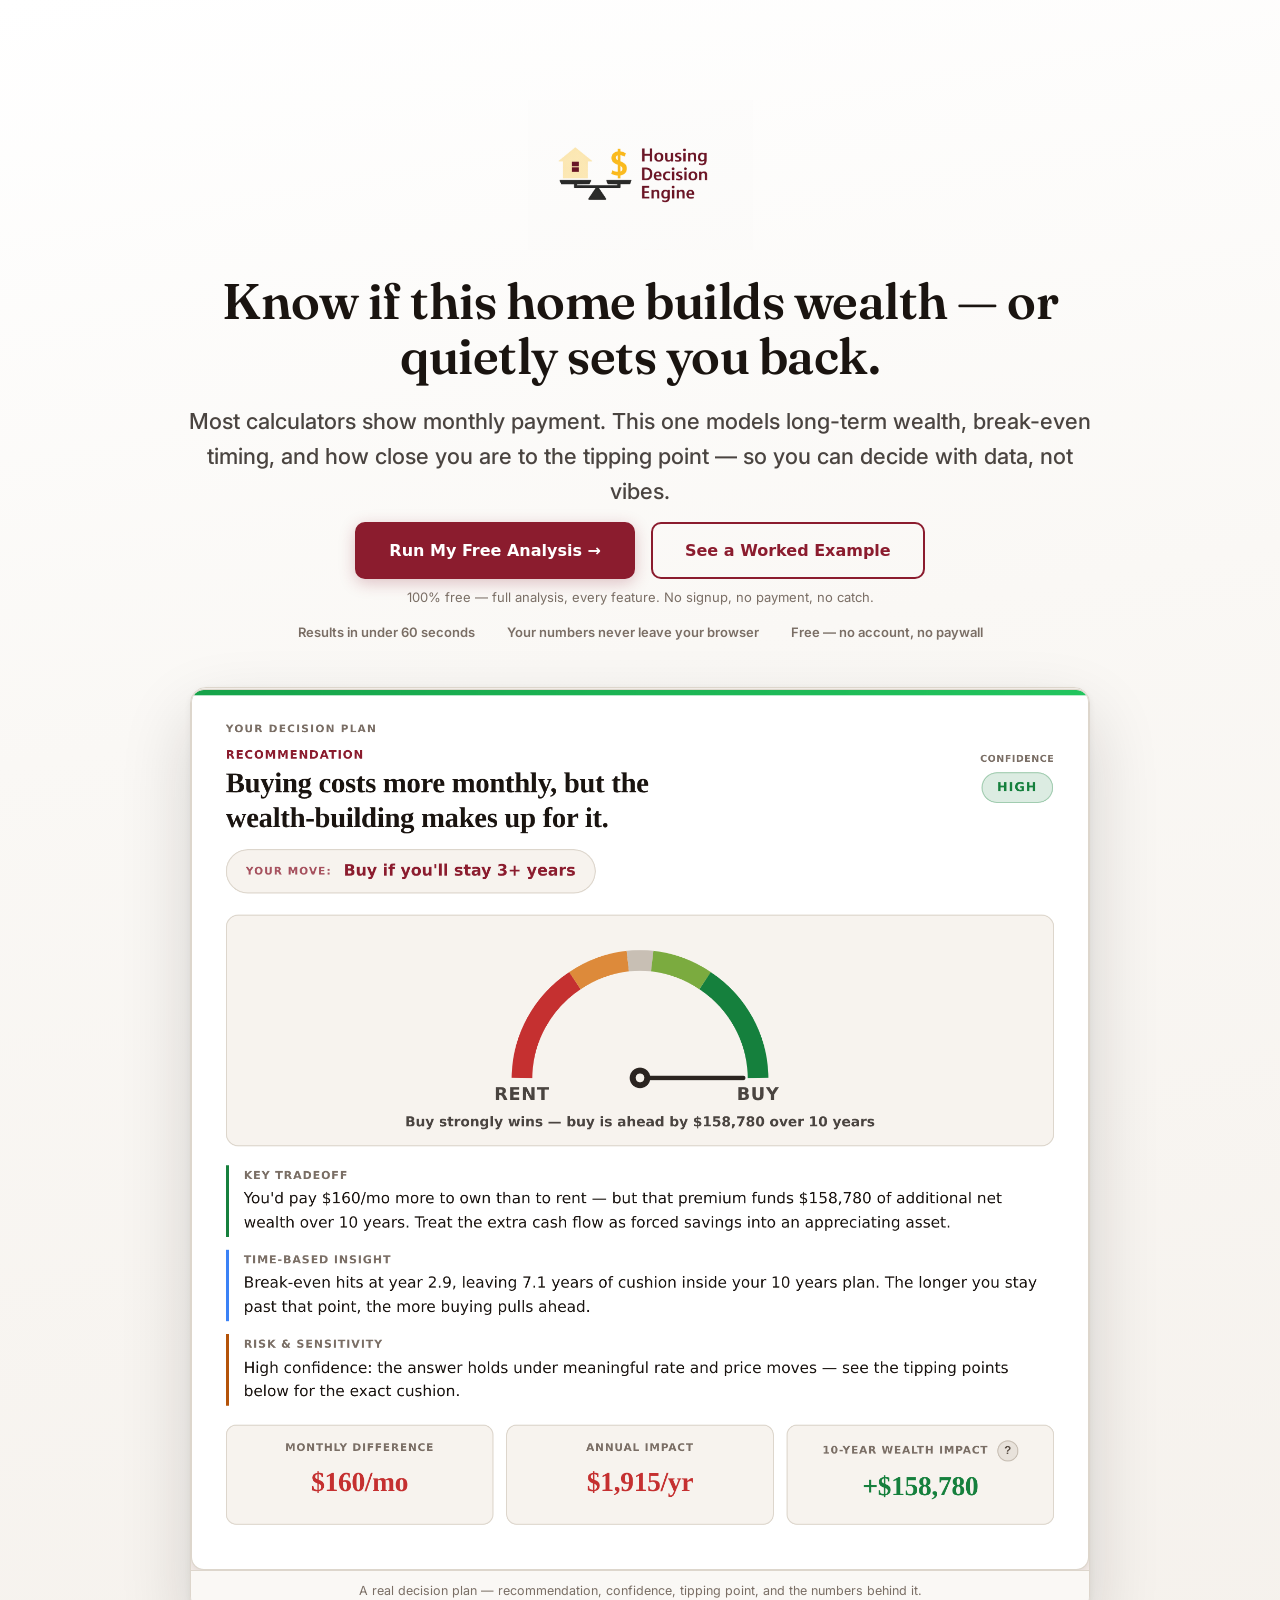
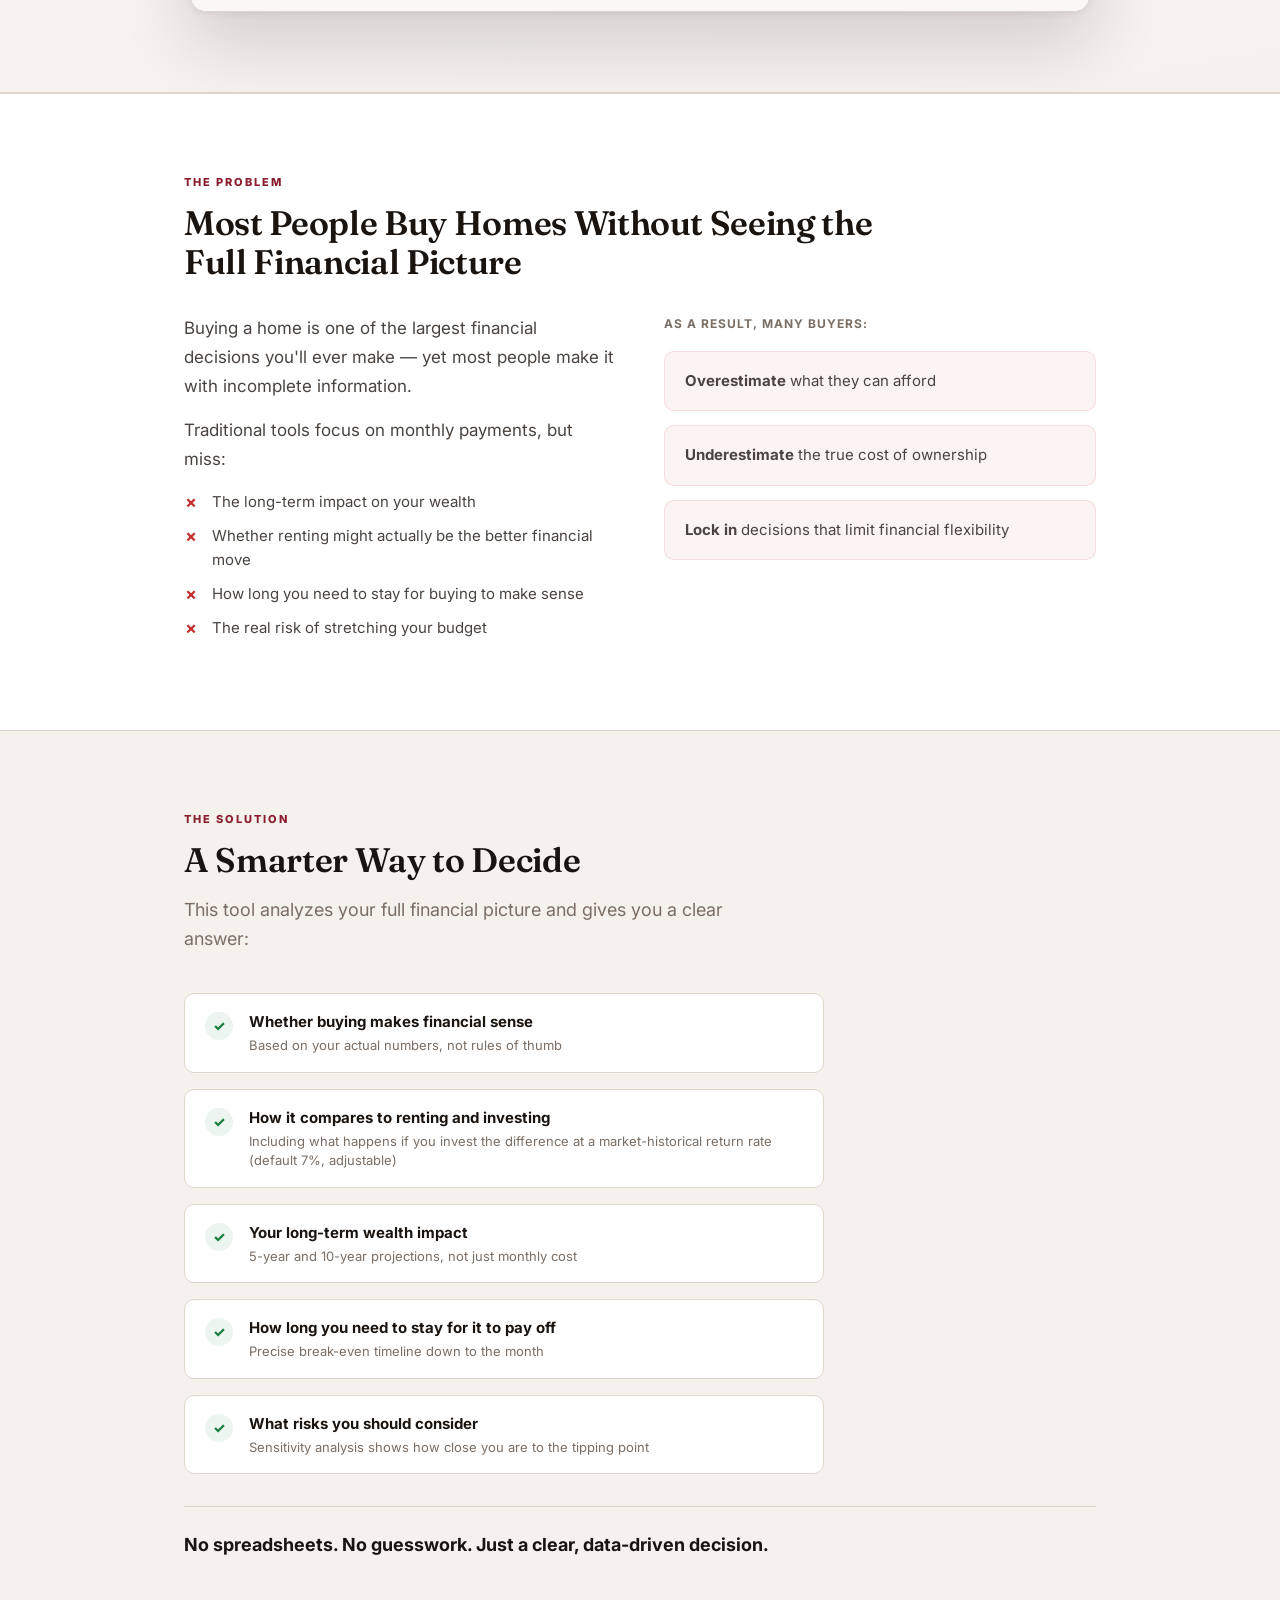
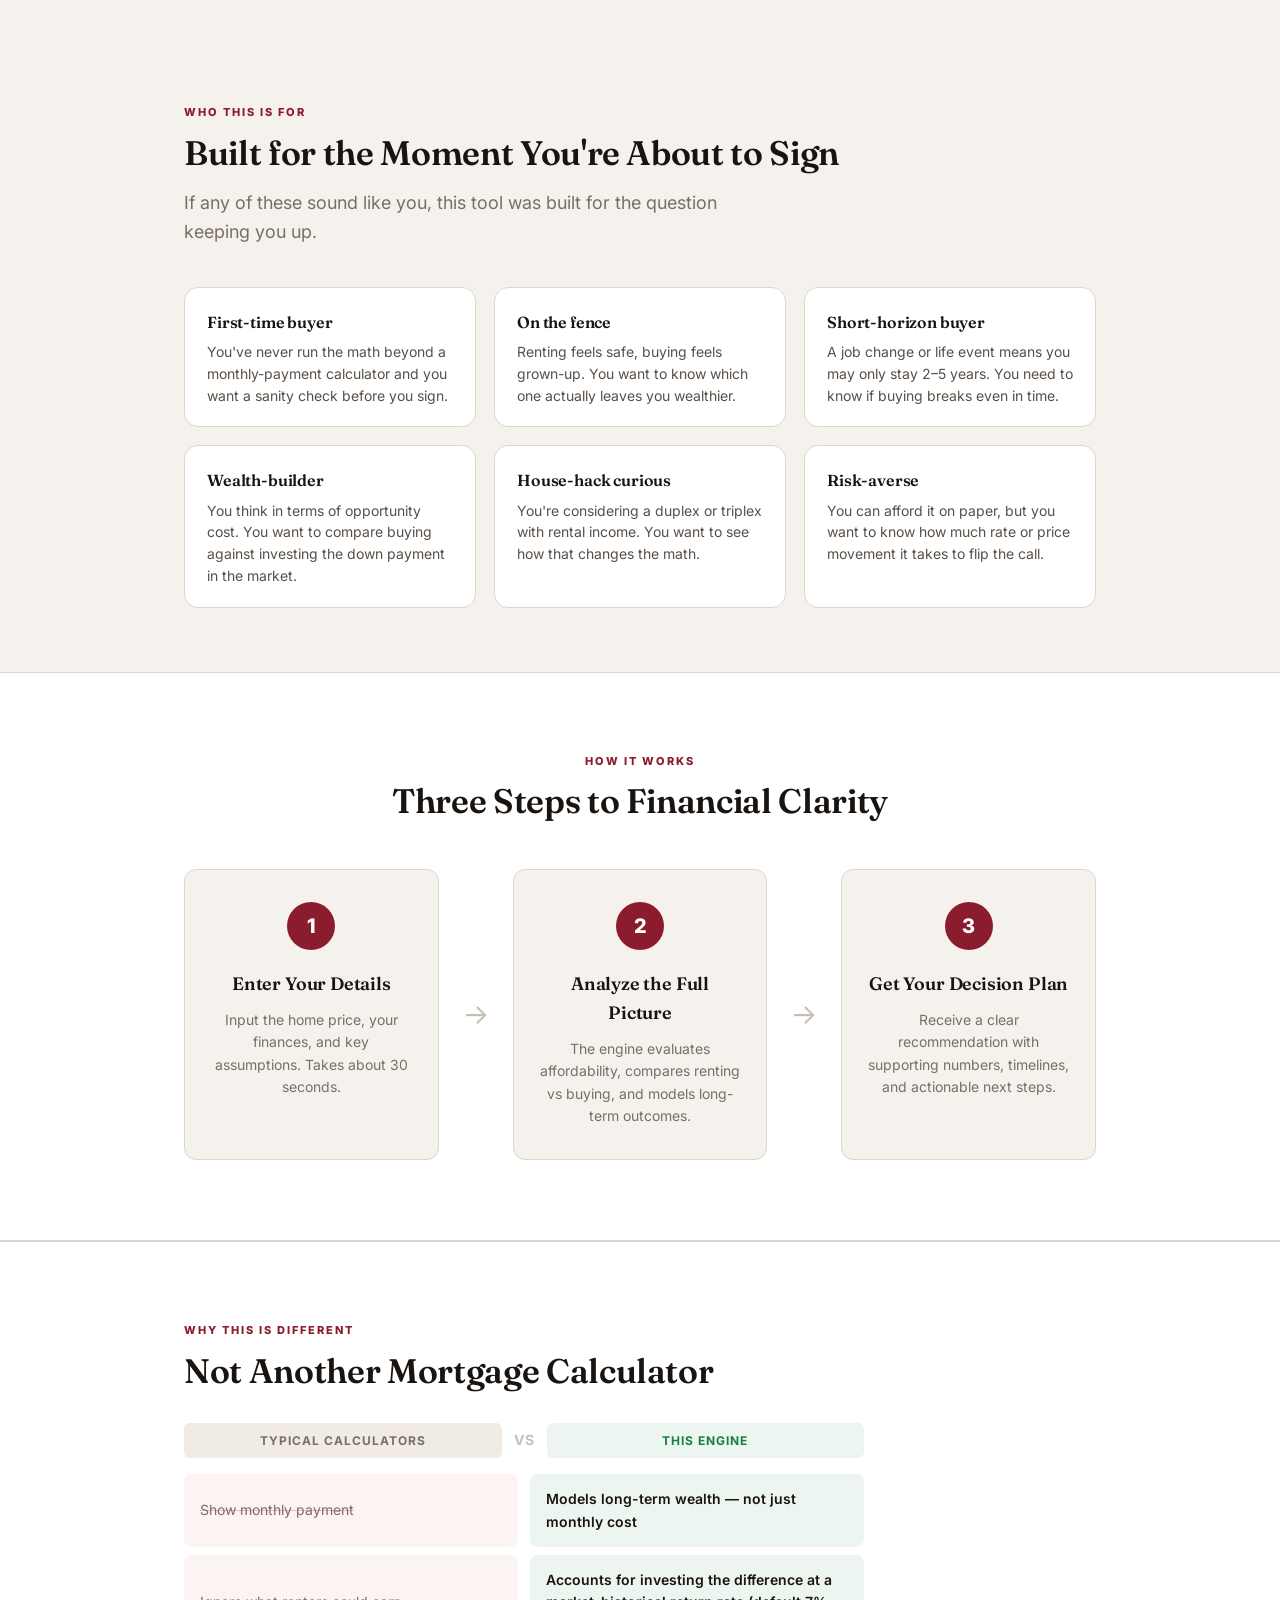
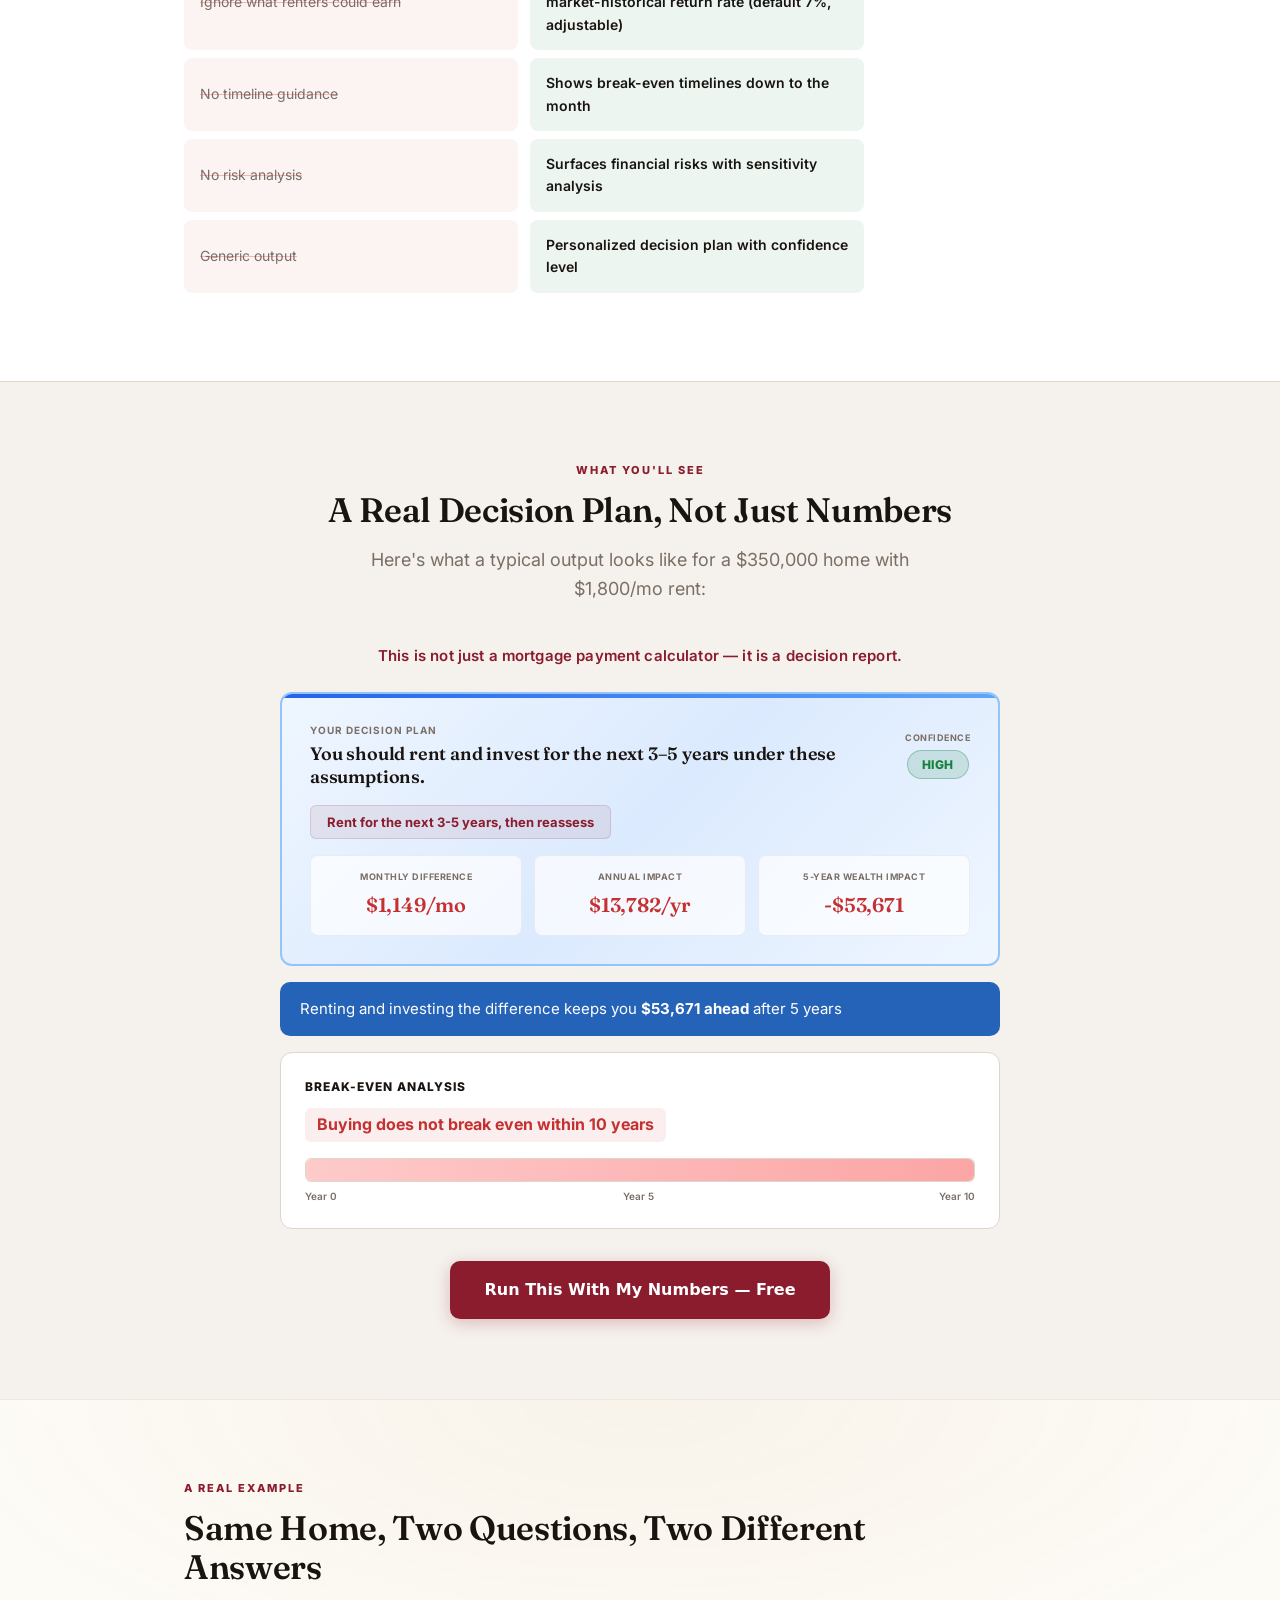
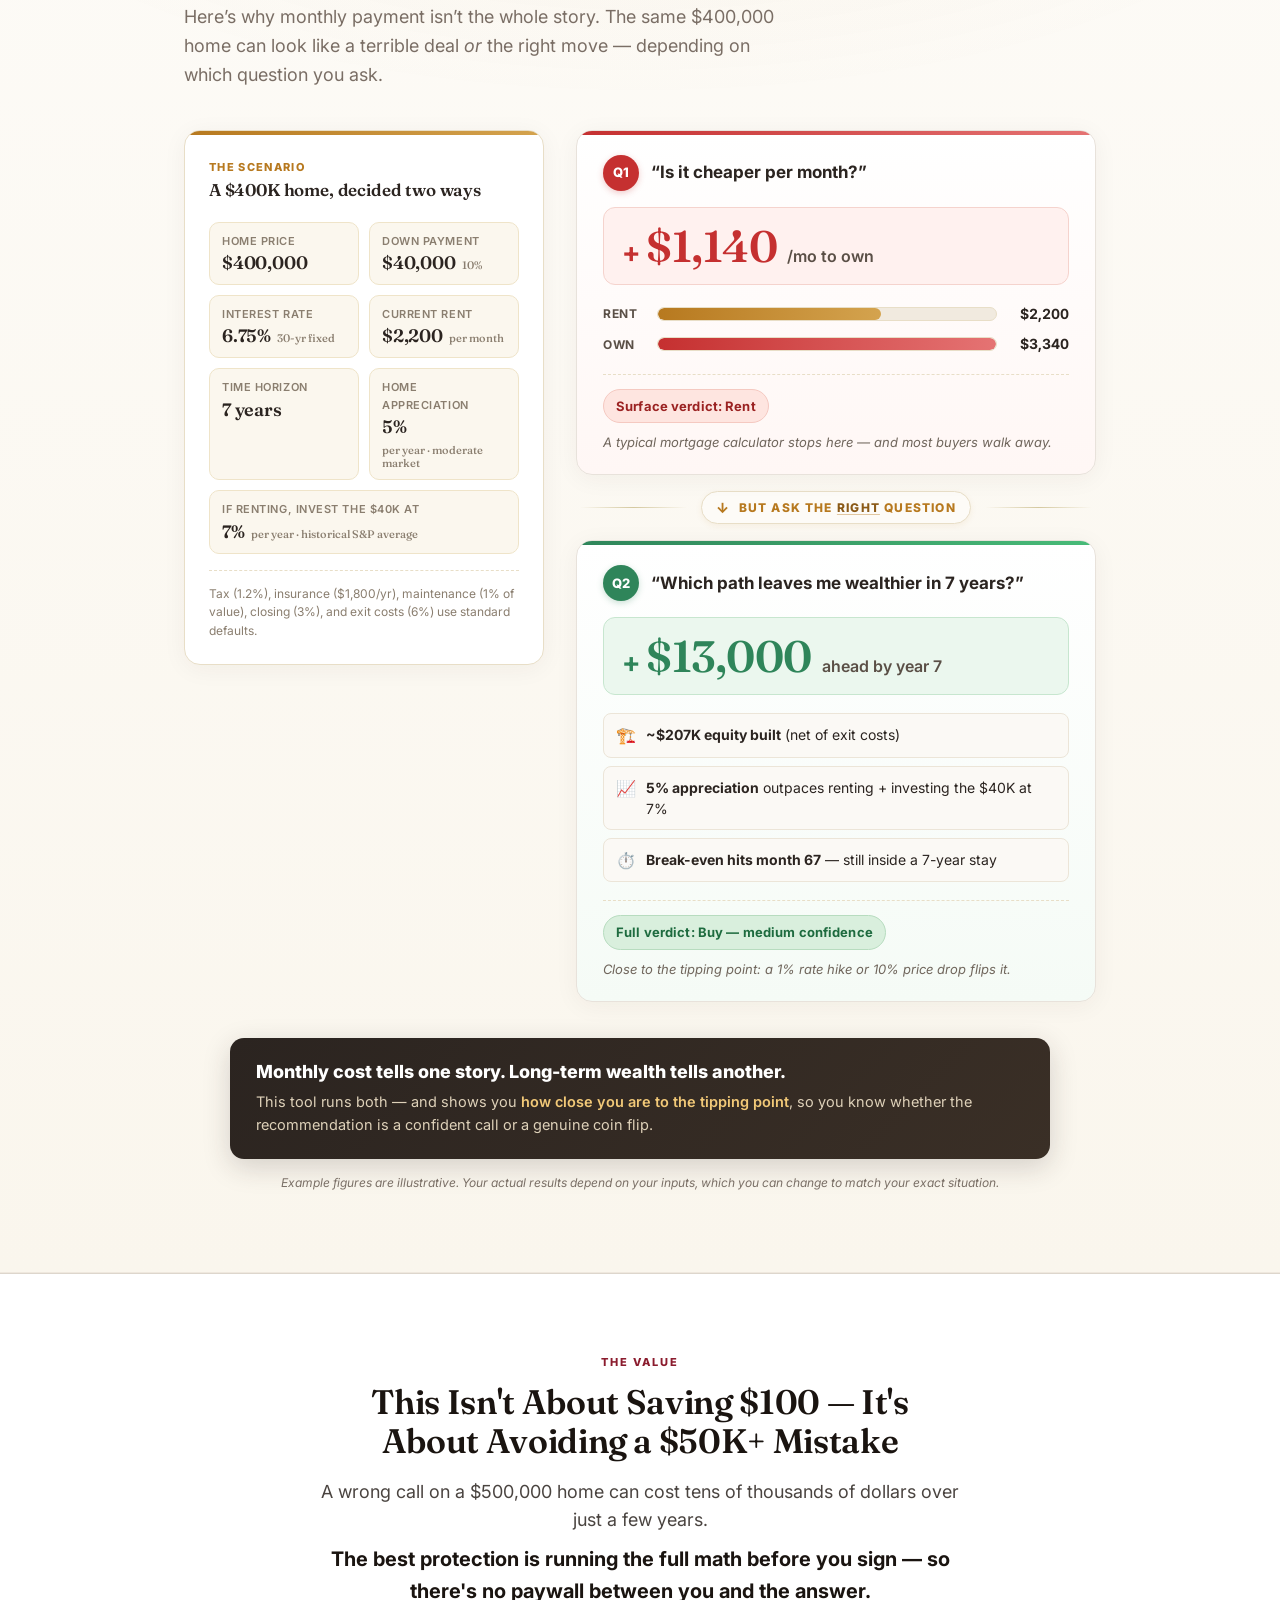
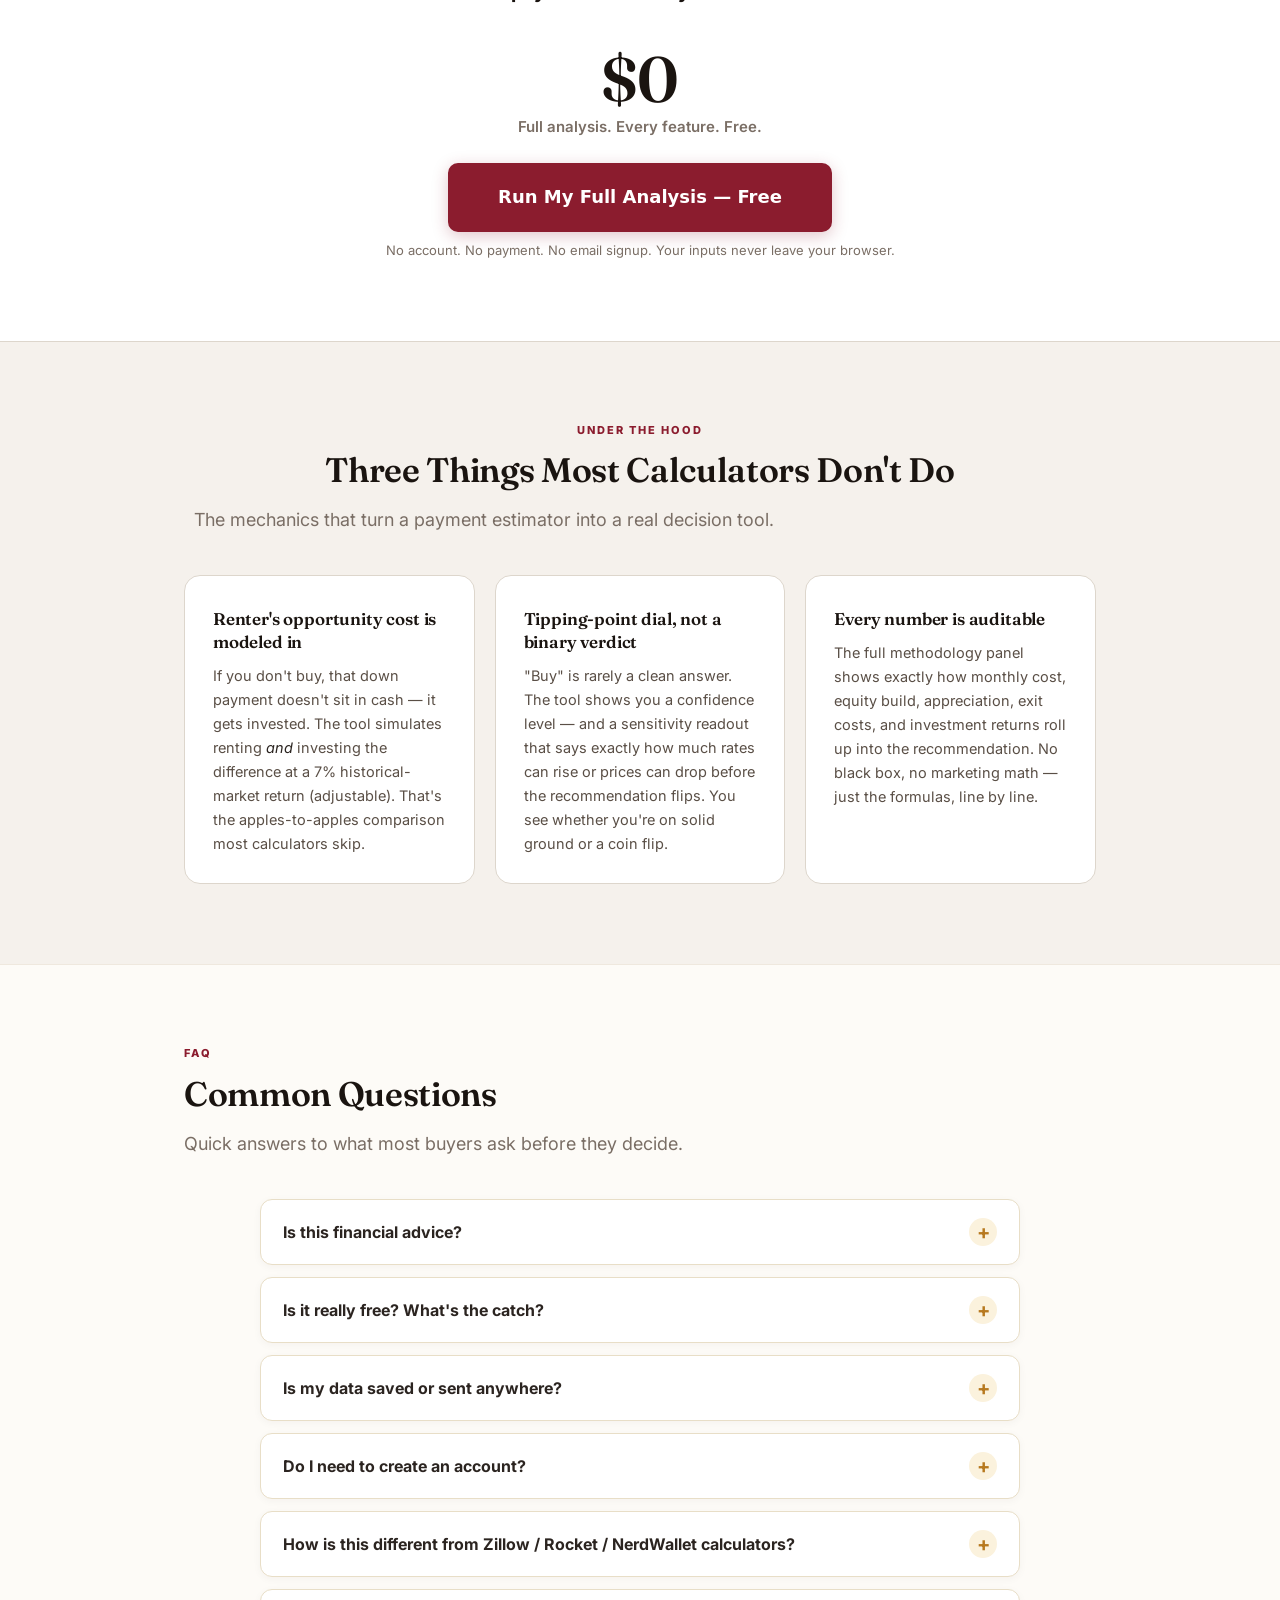
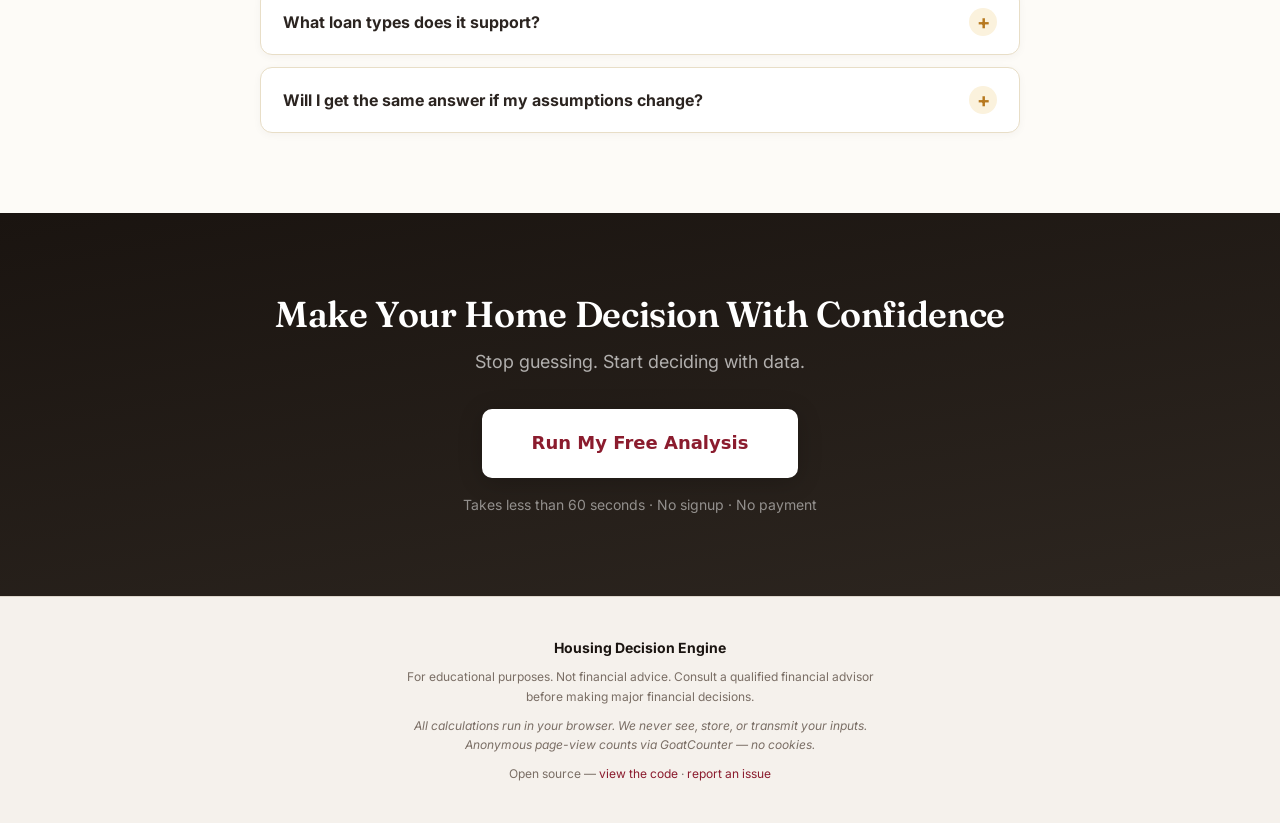
<file: index.html>
<!DOCTYPE html>
<html lang="en">
<head>
<meta charset="UTF-8">
<meta name="viewport" content="width=device-width, initial-scale=1.0">
<title>Housing Decision Engine — Should You Buy or Rent?</title>
<meta name="description" content="Know whether buying this home will build your wealth or set you back. A decision engine for first-time homebuyers.">
<link rel="icon" type="image/png" href="/assets/logo.png">
<link rel="apple-touch-icon" href="/assets/logo.png">
<link rel="preconnect" href="https://fonts.googleapis.com">
<link rel="preconnect" href="https://fonts.gstatic.com" crossorigin>
<link href="https://fonts.googleapis.com/css2?family=Fraunces:opsz,wght@9..144,500;9..144,600;9..144,700&family=Inter:wght@400;500;600;700;800&display=swap" rel="stylesheet">
<link rel="stylesheet" href="style.css?v=9">
</head>
<body>

<!-- ============ HERO ============ -->
<section class="hero">
  <div class="container">
    <img src="assets/logo.png" alt="Housing Decision Engine" class="hero-logo">
    <h1 class="hero-headline">Know if this home builds wealth — or quietly sets you back.</h1>
    <p class="hero-sub">Most calculators show monthly payment. This one models long-term wealth, break-even timing, and how close you are to the tipping point — so you can decide with data, not vibes.</p>

    <div class="hero-ctas">
      <a href="app/index.html" class="btn btn-primary">Run My Free Analysis <span aria-hidden="true">→</span></a>
      <a href="#example" class="btn btn-secondary">See a Worked Example</a>
    </div>
    <p class="hero-microcopy">100% free — full analysis, every feature. No signup, no payment, no catch.</p>
    <div class="hero-proof">
      <div class="hero-proof-item">
        <span class="proof-icon">&#8987;</span>
        <span>Results in under 60 seconds</span>
      </div>
      <div class="hero-proof-item">
        <span class="proof-icon">&#128274;</span>
        <span>Your numbers never leave your browser</span>
      </div>
      <div class="hero-proof-item">
        <span class="proof-icon">&#128100;</span>
        <span>Free — no account, no paywall</span>
      </div>
    </div>
    <figure class="hero-shot">
      <img src="assets/decision-plan.png" alt="A decision plan from the tool: the recommendation, a confidence rating, a rent-vs-buy tipping-point dial, the key trade-off, and the wealth impact over the chosen time horizon." width="1704" height="1674" loading="eager">
      <figcaption>A real decision plan — recommendation, confidence, tipping point, and the numbers behind it.</figcaption>
    </figure>
  </div>
</section>

<!-- ============ PROBLEM ============ -->
<section class="section problem-section">
  <div class="container">
    <div class="section-label">The Problem</div>
    <h2 class="section-title">Most People Buy Homes Without Seeing the Full Financial Picture</h2>
    <div class="problem-grid">
      <div class="problem-text">
        <p>Buying a home is one of the largest financial decisions you'll ever make — yet most people make it with incomplete information.</p>
        <p>Traditional tools focus on monthly payments, but miss:</p>
        <ul class="problem-list">
          <li>The long-term impact on your wealth</li>
          <li>Whether renting might actually be the better financial move</li>
          <li>How long you need to stay for buying to make sense</li>
          <li>The real risk of stretching your budget</li>
        </ul>
      </div>
      <div class="problem-consequences">
        <div class="consequence-card">
          <div class="consequence-icon">&#9888;</div>
          <p><strong>Overestimate</strong> what they can afford</p>
        </div>
        <div class="consequence-card">
          <div class="consequence-icon">&#128200;</div>
          <p><strong>Underestimate</strong> the true cost of ownership</p>
        </div>
        <div class="consequence-card">
          <div class="consequence-icon">&#128275;</div>
          <p><strong>Lock in</strong> decisions that limit financial flexibility</p>
        </div>
        <div class="consequence-label">As a result, many buyers:</div>
      </div>
    </div>
  </div>
</section>

<!-- ============ SOLUTION ============ -->
<section class="section solution-section">
  <div class="container">
    <div class="section-label">The Solution</div>
    <h2 class="section-title">A Smarter Way to Decide</h2>
    <p class="section-subtitle">This tool analyzes your full financial picture and gives you a clear answer:</p>
    <div class="solution-grid">
      <div class="solution-item">
        <div class="solution-check">&#10003;</div>
        <div>
          <strong>Whether buying makes financial sense</strong>
          <p>Based on your actual numbers, not rules of thumb</p>
        </div>
      </div>
      <div class="solution-item">
        <div class="solution-check">&#10003;</div>
        <div>
          <strong>How it compares to renting and investing</strong>
          <p>Including what happens if you invest the difference at a market-historical return rate (default 7%, adjustable)</p>
        </div>
      </div>
      <div class="solution-item">
        <div class="solution-check">&#10003;</div>
        <div>
          <strong>Your long-term wealth impact</strong>
          <p>5-year and 10-year projections, not just monthly cost</p>
        </div>
      </div>
      <div class="solution-item">
        <div class="solution-check">&#10003;</div>
        <div>
          <strong>How long you need to stay for it to pay off</strong>
          <p>Precise break-even timeline down to the month</p>
        </div>
      </div>
      <div class="solution-item">
        <div class="solution-check">&#10003;</div>
        <div>
          <strong>What risks you should consider</strong>
          <p>Sensitivity analysis shows how close you are to the tipping point</p>
        </div>
      </div>
    </div>
    <p class="solution-tagline">No spreadsheets. No guesswork. Just a clear, data-driven decision.</p>
  </div>
</section>

<!-- ============ WHO THIS IS FOR ============ -->
<section class="section audience-section">
  <div class="container">
    <div class="section-label">Who This Is For</div>
    <h2 class="section-title">Built for the Moment You're About to Sign</h2>
    <p class="section-subtitle">If any of these sound like you, this tool was built for the question keeping you up.</p>
    <div class="audience-grid">
      <div class="audience-persona">
        <div class="audience-persona-icon" aria-hidden="true">🔑</div>
        <h3 class="audience-persona-title">First-time buyer</h3>
        <p class="audience-persona-text">You've never run the math beyond a monthly-payment calculator and you want a sanity check before you sign.</p>
      </div>
      <div class="audience-persona">
        <div class="audience-persona-icon" aria-hidden="true">⚖️</div>
        <h3 class="audience-persona-title">On the fence</h3>
        <p class="audience-persona-text">Renting feels safe, buying feels grown-up. You want to know which one actually leaves you wealthier.</p>
      </div>
      <div class="audience-persona">
        <div class="audience-persona-icon" aria-hidden="true">📅</div>
        <h3 class="audience-persona-title">Short-horizon buyer</h3>
        <p class="audience-persona-text">A job change or life event means you may only stay 2–5 years. You need to know if buying breaks even in time.</p>
      </div>
      <div class="audience-persona">
        <div class="audience-persona-icon" aria-hidden="true">📈</div>
        <h3 class="audience-persona-title">Wealth-builder</h3>
        <p class="audience-persona-text">You think in terms of opportunity cost. You want to compare buying against investing the down payment in the market.</p>
      </div>
      <div class="audience-persona">
        <div class="audience-persona-icon" aria-hidden="true">🏘️</div>
        <h3 class="audience-persona-title">House-hack curious</h3>
        <p class="audience-persona-text">You're considering a duplex or triplex with rental income. You want to see how that changes the math.</p>
      </div>
      <div class="audience-persona">
        <div class="audience-persona-icon" aria-hidden="true">🛡️</div>
        <h3 class="audience-persona-title">Risk-averse</h3>
        <p class="audience-persona-text">You can afford it on paper, but you want to know how much rate or price movement it takes to flip the call.</p>
      </div>
    </div>
  </div>
</section>

<!-- ============ HOW IT WORKS ============ -->
<section class="section how-section">
  <div class="container">
    <div class="section-label">How It Works</div>
    <h2 class="section-title">Three Steps to Financial Clarity</h2>
    <div class="steps-grid">
      <div class="step-card">
        <div class="step-number">1</div>
        <h3 class="step-title">Enter Your Details</h3>
        <p>Input the home price, your finances, and key assumptions. Takes about 30 seconds.</p>
      </div>
      <div class="step-arrow">&#8594;</div>
      <div class="step-card">
        <div class="step-number">2</div>
        <h3 class="step-title">Analyze the Full Picture</h3>
        <p>The engine evaluates affordability, compares renting vs buying, and models long-term outcomes.</p>
      </div>
      <div class="step-arrow">&#8594;</div>
      <div class="step-card">
        <div class="step-number">3</div>
        <h3 class="step-title">Get Your Decision Plan</h3>
        <p>Receive a clear recommendation with supporting numbers, timelines, and actionable next steps.</p>
      </div>
    </div>
  </div>
</section>

<!-- ============ WHY DIFFERENT ============ -->
<section class="section different-section">
  <div class="container">
    <div class="section-label">Why This Is Different</div>
    <h2 class="section-title">Not Another Mortgage Calculator</h2>
    <div class="different-grid">
      <div class="different-card">
        <div class="different-vs">
          <span class="vs-old">Typical calculators</span>
          <span class="vs-arrow">vs</span>
          <span class="vs-new">This engine</span>
        </div>
      </div>
      <div class="different-row">
        <div class="different-old">Show monthly payment</div>
        <div class="different-new">Models long-term wealth — not just monthly cost</div>
      </div>
      <div class="different-row">
        <div class="different-old">Ignore what renters could earn</div>
        <div class="different-new">Accounts for investing the difference at a market-historical return rate (default 7%, adjustable)</div>
      </div>
      <div class="different-row">
        <div class="different-old">No timeline guidance</div>
        <div class="different-new">Shows break-even timelines down to the month</div>
      </div>
      <div class="different-row">
        <div class="different-old">No risk analysis</div>
        <div class="different-new">Surfaces financial risks with sensitivity analysis</div>
      </div>
      <div class="different-row">
        <div class="different-old">Generic output</div>
        <div class="different-new">Personalized decision plan with confidence level</div>
      </div>
    </div>
  </div>
</section>

<!-- ============ PRODUCT DEMO ============ -->
<section class="section demo-section" id="demo">
  <div class="container">
    <div class="section-label">What You'll See</div>
    <h2 class="section-title">A Real Decision Plan, Not Just Numbers</h2>
    <p class="section-subtitle">Here's what a typical output looks like for a $350,000 home with $1,800/mo rent:</p>
    <p class="section-note">This is not just a mortgage payment calculator — it is a decision report.</p>

    <div class="demo-output">
      <!-- Decision Plan Preview -->
      <div class="demo-plan">
        <div class="demo-plan-header">
          <div class="demo-plan-icon">&#128273;</div>
          <div>
            <div class="demo-plan-label">Your Decision Plan</div>
            <div class="demo-plan-verdict">You should rent and invest for the next 3–5 years under these assumptions.</div>
          </div>
          <div class="demo-plan-confidence">
            <div class="demo-conf-label">Confidence</div>
            <div class="demo-conf-badge">High</div>
          </div>
        </div>
        <div class="demo-plan-horizon">Rent for the next 3-5 years, then reassess</div>

        <div class="demo-metrics">
          <div class="demo-metric">
            <div class="demo-metric-label">Monthly Difference</div>
            <div class="demo-metric-value red">$1,149/mo</div>
          </div>
          <div class="demo-metric">
            <div class="demo-metric-label">Annual Impact</div>
            <div class="demo-metric-value red">$13,782/yr</div>
          </div>
          <div class="demo-metric">
            <div class="demo-metric-label">5-Year Wealth Impact</div>
            <div class="demo-metric-value red">-$53,671</div>
          </div>
        </div>
      </div>

      <!-- Wealth Callout -->
      <div class="demo-callout">
        <div class="demo-callout-icon">&#128176;</div>
        <div class="demo-callout-text">Renting and investing the difference keeps you <strong>$53,671 ahead</strong> after 5 years</div>
      </div>

      <!-- Break-even Preview -->
      <div class="demo-breakeven">
        <div class="demo-be-title">Break-Even Analysis</div>
        <div class="demo-be-result">Buying does not break even within 10 years</div>
        <div class="demo-be-bar">
          <div class="demo-be-track">
            <div class="demo-be-fill"></div>
          </div>
          <div class="demo-be-labels">
            <span>Year 0</span>
            <span>Year 5</span>
            <span>Year 10</span>
          </div>
        </div>
      </div>

    </div>
    <div class="demo-cta">
      <a href="app/index.html" class="btn btn-primary">Run This With My Numbers — Free</a>
    </div>
  </div>
</section>

<!-- ============ WORKED EXAMPLE ============ -->
<section class="section worked-example-section" id="example">
  <div class="container">
    <div class="section-label">A Real Example</div>
    <h2 class="section-title">Same Home, Two Questions, Two Different Answers</h2>
    <p class="section-subtitle">Here&#x2019;s why monthly payment isn&#x2019;t the whole story. The same $400,000 home can look like a terrible deal <em>or</em> the right move — depending on which question you ask.</p>

    <div class="worked-grid">
      <!-- ====== THE SCENARIO (stat tile grid) ====== -->
      <aside class="worked-scenario">
        <div class="worked-scenario-head">
          <span class="worked-scenario-icon" aria-hidden="true">📋</span>
          <div>
            <div class="worked-scenario-eyebrow">The Scenario</div>
            <div class="worked-scenario-title">A $400K home, decided two ways</div>
          </div>
        </div>
        <div class="worked-stat-grid">
          <div class="worked-stat">
            <div class="worked-stat-label">Home price</div>
            <div class="worked-stat-value">$400,000</div>
          </div>
          <div class="worked-stat">
            <div class="worked-stat-label">Down payment</div>
            <div class="worked-stat-value">$40,000<span class="worked-stat-sub">10%</span></div>
          </div>
          <div class="worked-stat">
            <div class="worked-stat-label">Interest rate</div>
            <div class="worked-stat-value">6.75%<span class="worked-stat-sub">30-yr fixed</span></div>
          </div>
          <div class="worked-stat">
            <div class="worked-stat-label">Current rent</div>
            <div class="worked-stat-value">$2,200<span class="worked-stat-sub">per month</span></div>
          </div>
          <div class="worked-stat">
            <div class="worked-stat-label">Time horizon</div>
            <div class="worked-stat-value">7 years</div>
          </div>
          <div class="worked-stat">
            <div class="worked-stat-label">Home appreciation</div>
            <div class="worked-stat-value">5%<span class="worked-stat-sub">per year · moderate market</span></div>
          </div>
          <div class="worked-stat worked-stat-span">
            <div class="worked-stat-label">If renting, invest the $40K at</div>
            <div class="worked-stat-value">7%<span class="worked-stat-sub">per year · historical S&amp;P average</span></div>
          </div>
        </div>
        <p class="worked-scenario-note">Tax (1.2%), insurance ($1,800/yr), maintenance (1% of value), closing (3%), and exit costs (6%) use standard defaults.</p>
      </aside>

      <!-- ====== THE TWO ANSWERS ====== -->
      <div class="worked-answers">
        <!-- Question 1 -->
        <article class="worked-answer worked-answer-bad">
          <header class="worked-answer-head">
            <span class="worked-answer-badge">Q1</span>
            <span class="worked-answer-question">&ldquo;Is it cheaper per month?&rdquo;</span>
          </header>
          <div class="worked-answer-hero">
            <div class="worked-answer-delta worked-answer-delta-neg">
              <span class="worked-answer-delta-sign">+</span>
              <span class="worked-answer-delta-amt">$1,140</span>
              <span class="worked-answer-delta-unit">/mo to own</span>
            </div>
          </div>
          <div class="worked-compare-bars" aria-label="Monthly cost: rent vs buy">
            <div class="worked-compare-row">
              <span class="worked-compare-label">Rent</span>
              <div class="worked-compare-track"><div class="worked-compare-fill worked-compare-rent" style="width:65.9%"></div></div>
              <span class="worked-compare-amt">$2,200</span>
            </div>
            <div class="worked-compare-row">
              <span class="worked-compare-label">Own</span>
              <div class="worked-compare-track"><div class="worked-compare-fill worked-compare-buy" style="width:100%"></div></div>
              <span class="worked-compare-amt">$3,340</span>
            </div>
          </div>
          <footer class="worked-answer-foot">
            <span class="worked-verdict-pill worked-verdict-pill-neg">Surface verdict: Rent</span>
            <span class="worked-answer-aside">A typical mortgage calculator stops here — and most buyers walk away.</span>
          </footer>
        </article>

        <!-- The twist divider -->
        <div class="worked-twist" aria-hidden="true">
          <span class="worked-twist-line"></span>
          <span class="worked-twist-label">
            <span class="worked-twist-icon">↓</span>
            <span>but ask the <em>right</em> question</span>
          </span>
          <span class="worked-twist-line"></span>
        </div>

        <!-- Question 2 -->
        <article class="worked-answer worked-answer-good">
          <header class="worked-answer-head">
            <span class="worked-answer-badge worked-answer-badge-good">Q2</span>
            <span class="worked-answer-question">&ldquo;Which path leaves me wealthier in 7 years?&rdquo;</span>
          </header>
          <div class="worked-answer-hero">
            <div class="worked-answer-delta worked-answer-delta-pos">
              <span class="worked-answer-delta-sign">+</span>
              <span class="worked-answer-delta-amt">$13,000</span>
              <span class="worked-answer-delta-unit">ahead by year 7</span>
            </div>
          </div>
          <ul class="worked-why-list">
            <li><span class="worked-why-icon" aria-hidden="true">🏗️</span><span><strong>~$207K equity built</strong> (net of exit costs)</span></li>
            <li><span class="worked-why-icon" aria-hidden="true">📈</span><span><strong>5% appreciation</strong> outpaces renting + investing the $40K at 7%</span></li>
            <li><span class="worked-why-icon" aria-hidden="true">⏱️</span><span><strong>Break-even hits month 67</strong> — still inside a 7-year stay</span></li>
          </ul>
          <footer class="worked-answer-foot">
            <span class="worked-verdict-pill worked-verdict-pill-pos">Full verdict: Buy — medium confidence</span>
            <span class="worked-answer-aside">Close to the tipping point: a 1% rate hike or 10% price drop flips it.</span>
          </footer>
        </article>
      </div>
    </div>

    <!-- ====== INSIGHT BANNER ====== -->
    <div class="worked-insight">
      <div class="worked-insight-icon" aria-hidden="true">💡</div>
      <div class="worked-insight-body">
        <div class="worked-insight-title">Monthly cost tells one story. Long-term wealth tells another.</div>
        <p class="worked-insight-text">This tool runs both — and shows you <em>how close you are to the tipping point</em>, so you know whether the recommendation is a confident call or a genuine coin flip.</p>
      </div>
    </div>
    <p class="worked-disclaimer">Example figures are illustrative. Your actual results depend on your inputs, which you can change to match your exact situation.</p>
  </div>
</section>

<!-- ============ VALUE ============ -->
<section class="section value-section" id="free">
  <div class="container">
    <div class="value-card">
      <div class="section-label">The Value</div>
      <h2 class="section-title">This Isn't About Saving $100 — It's About Avoiding a $50K+ Mistake</h2>
      <p class="value-text">A wrong call on a $500,000 home can cost tens of thousands of dollars over just a few years.</p>
      <p class="value-highlight">The best protection is running the full math before you sign — so there's no paywall between you and the answer.</p>
      <div class="price-block">
        <div class="price-amount">$0</div>
        <div class="price-label">Full analysis. Every feature. Free.</div>
      </div>
      <a href="app/index.html" class="btn btn-primary btn-lg">Run My Full Analysis — Free</a>
      <p class="price-note">No account. No payment. No email signup. Your inputs never leave your browser.</p>
    </div>
  </div>
</section>

<!-- ============ HOW THE MATH WORKS ============ -->
<section class="section features-section">
  <div class="container">
    <div class="section-label">Under the Hood</div>
    <h2 class="section-title">Three Things Most Calculators Don't Do</h2>
    <p class="section-subtitle">The mechanics that turn a payment estimator into a real decision tool.</p>
    <div class="features-grid features-grid-3">
      <div class="feature-card feature-card-rich">
        <div class="feature-icon-large" aria-hidden="true">📊</div>
        <h3>Renter's opportunity cost is modeled in</h3>
        <p>If you don't buy, that down payment doesn't sit in cash — it gets invested. The tool simulates renting <em>and</em> investing the difference at a 7% historical-market return (adjustable). That's the apples-to-apples comparison most calculators skip.</p>
      </div>
      <div class="feature-card feature-card-rich">
        <div class="feature-icon-large" aria-hidden="true">⚖️</div>
        <h3>Tipping-point dial, not a binary verdict</h3>
        <p>"Buy" is rarely a clean answer. The tool shows you a confidence level — and a sensitivity readout that says exactly how much rates can rise or prices can drop before the recommendation flips. You see whether you're on solid ground or a coin flip.</p>
      </div>
      <div class="feature-card feature-card-rich">
        <div class="feature-icon-large" aria-hidden="true">🔬</div>
        <h3>Every number is auditable</h3>
        <p>The full methodology panel shows exactly how monthly cost, equity build, appreciation, exit costs, and investment returns roll up into the recommendation. No black box, no marketing math — just the formulas, line by line.</p>
      </div>
    </div>
  </div>
</section>

<!-- ============ FAQ ============ -->
<section class="section faq-section" id="faq">
  <div class="container">
    <div class="section-label">FAQ</div>
    <h2 class="section-title">Common Questions</h2>
    <p class="section-subtitle">Quick answers to what most buyers ask before they decide.</p>

    <div class="faq-list">
      <details class="faq-item">
        <summary class="faq-q">
          <span class="faq-q-text">Is this financial advice?</span>
          <span class="faq-icon" aria-hidden="true">+</span>
        </summary>
        <div class="faq-a">
          <p>No. This is an educational decision-support tool. It models the math — mortgage, taxes, equity, appreciation, investment returns, exit costs — using your inputs and standard formulas, then shows the result. It does not know your full tax situation, life plans, or risk tolerance. For a personal recommendation, talk to a qualified financial advisor.</p>
        </div>
      </details>

      <details class="faq-item">
        <summary class="faq-q">
          <span class="faq-q-text">Is it really free? What's the catch?</span>
          <span class="faq-icon" aria-hidden="true">+</span>
        </summary>
        <div class="faq-a">
          <p>Yes — the full tool, every feature, no paywall and no "pro" tier. There's no catch: the whole thing runs in your browser, so there's nothing to host, store, or charge you for. If it helps you make a better decision, share it with someone else who's about to sign.</p>
        </div>
      </details>

      <details class="faq-item">
        <summary class="faq-q">
          <span class="faq-q-text">Is my data saved or sent anywhere?</span>
          <span class="faq-icon" aria-hidden="true">+</span>
        </summary>
        <div class="faq-a">
          <p>No. Every calculation runs in your browser. Your home price, income, debts, and other inputs never leave your device — we don't have a database storing them, and there's nothing for us to lose if we got hacked.</p>
        </div>
      </details>

      <details class="faq-item">
        <summary class="faq-q">
          <span class="faq-q-text">Do I need to create an account?</span>
          <span class="faq-icon" aria-hidden="true">+</span>
        </summary>
        <div class="faq-a">
          <p>No account, no password, no email signup. Open the tool, enter your numbers, and get your answer. Want to save or share an analysis? The <strong>Share</strong> button copies a link that reproduces it exactly on any device.</p>
        </div>
      </details>


      <details class="faq-item">
        <summary class="faq-q">
          <span class="faq-q-text">How is this different from Zillow / Rocket / NerdWallet calculators?</span>
          <span class="faq-icon" aria-hidden="true">+</span>
        </summary>
        <div class="faq-a">
          <p>Most calculators answer <em>"what's my monthly payment?"</em> — they show P&amp;I, maybe taxes/insurance, and stop. This tool answers a different question: <em>"will buying this home leave me wealthier than renting and investing the difference?"</em> It models 5–10 years of equity build, appreciation, exit costs, and what renters earn by investing the cash they don't tie up in a down payment. The output is a recommendation with a confidence level, not just a number.</p>
        </div>
      </details>

      <details class="faq-item">
        <summary class="faq-q">
          <span class="faq-q-text">What loan types does it support?</span>
          <span class="faq-icon" aria-hidden="true">+</span>
        </summary>
        <div class="faq-a">
          <p>Conventional, FHA, VA, and Jumbo. Mortgage insurance is auto-calculated based on loan type and down payment — FHA gets MIP, conventional under 20% down gets PMI, VA has no monthly MI, and so on. You can override the loan type explicitly if you want to test different scenarios.</p>
        </div>
      </details>

      <details class="faq-item">
        <summary class="faq-q">
          <span class="faq-q-text">Will I get the same answer if my assumptions change?</span>
          <span class="faq-icon" aria-hidden="true">+</span>
        </summary>
        <div class="faq-a">
          <p>That's exactly what the sensitivity analysis is for. The tool tells you how far rates can move, or how much home prices can change, before the recommendation flips. If you're "barely buy," it says so — and shows you which inputs you should sanity-check before signing.</p>
        </div>
      </details>
    </div>
  </div>
</section>

<!-- ============ FINAL CTA ============ -->
<section class="section final-cta-section">
  <div class="container">
    <h2 class="final-cta-headline">Make Your Home Decision With Confidence</h2>
    <p class="final-cta-sub">Stop guessing. Start deciding with data.</p>
    <a href="app/index.html" class="btn btn-primary btn-lg">Run My Free Analysis</a>
    <p class="final-cta-note">Takes less than 60 seconds · No signup · No payment</p>
  </div>
</section>

<!-- ============ FOOTER ============ -->
<footer class="footer">
  <div class="container">
    <div class="footer-brand">Housing Decision Engine</div>
    <p class="footer-disclaimer">For educational purposes. Not financial advice. Consult a qualified financial advisor before making major financial decisions.</p>
    <p class="footer-privacy">All calculations run in your browser. We never see, store, or transmit your inputs. Anonymous page-view counts via GoatCounter — no cookies.</p>
    <p class="footer-contact">Open source — <a href="https://github.com/ksaw-beep/Housing-Decision-Engine" target="_blank" rel="noopener">view the code</a> · <a href="https://github.com/ksaw-beep/Housing-Decision-Engine/issues" target="_blank" rel="noopener">report an issue</a></p>
  </div>
</footer>

<script data-goatcounter="https://housingdecisiontool.goatcounter.com/count" async src="https://gc.zgo.at/count.js"></script>
</body>
</html>
</file>
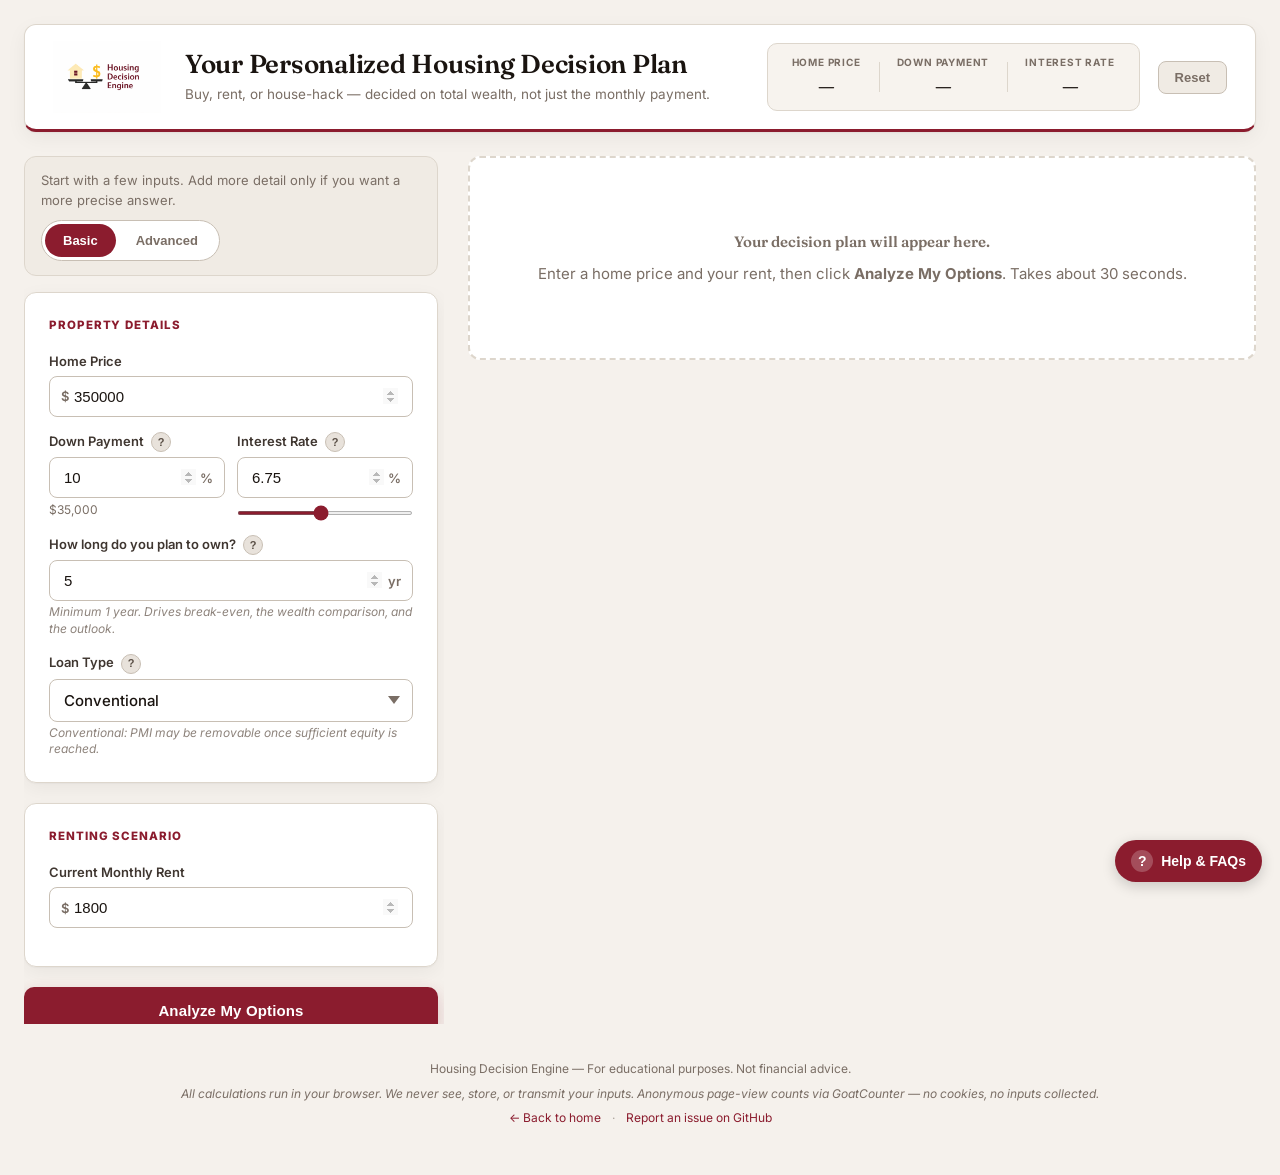
<file: app/index.html>
<!DOCTYPE html>
<html lang="en">
<head>
<meta charset="UTF-8">
<meta name="viewport" content="width=device-width, initial-scale=1.0">
<title>Housing Decision Engine</title>
<link rel="icon" type="image/png" href="../assets/logo.png">
<link rel="apple-touch-icon" href="../assets/logo.png">
<link rel="preconnect" href="https://fonts.googleapis.com">
<link rel="preconnect" href="https://fonts.gstatic.com" crossorigin>
<link href="https://fonts.googleapis.com/css2?family=Fraunces:opsz,wght@9..144,500;9..144,600;9..144,700&family=Inter:wght@400;500;600;700;800&display=swap" rel="stylesheet">
<link rel="stylesheet" href="style.css?v=22">
</head>
<body>

<div class="container">


  <!-- HEADER -->
  <header class="header">
    <a href="../" class="header-logo-link" aria-label="Housing Decision Engine — home">
      <img src="../assets/logo.png" alt="Housing Decision Engine" class="header-logo">
    </a>
    <div class="header-left">
      <h1>Your Personalized Housing Decision Plan</h1>
      <p class="subtitle">Buy, rent, or house-hack — decided on total wealth, not just the monthly payment.</p>
    </div>
    <div class="header-right">
      <div class="scenario-summary" id="scenarioSummary">
        <div class="scenario-item"><span class="scenario-label">Home Price</span><span class="scenario-value" id="sumHomePrice">—</span></div>
        <div class="scenario-item"><span class="scenario-label">Down Payment</span><span class="scenario-value" id="sumDownPct">—</span></div>
        <div class="scenario-item"><span class="scenario-label">Interest Rate</span><span class="scenario-value" id="sumRate">—</span></div>
      </div>
      <button class="btn-reset" onclick="resetForm()">Reset</button>
    </div>
  </header>

  <!-- MAIN LAYOUT -->
  <div class="main-grid">

    <!-- LEFT: INPUTS -->
    <div class="inputs-panel">

      <!-- MODE TOGGLE + GUIDANCE -->
      <div class="mode-toggle-wrap">
        <p class="mode-helper">Start with a few inputs. Add more detail only if you want a more precise answer.</p>
        <div class="mode-toggle" role="tablist" aria-label="Input detail level">
          <button type="button" class="mode-btn mode-btn-active" id="modeBasicBtn" role="tab" aria-selected="true" onclick="setInputMode('basic')">Basic</button>
          <button type="button" class="mode-btn" id="modeAdvBtn" role="tab" aria-selected="false" onclick="setInputMode('advanced')">Advanced</button>
        </div>
      </div>

      <div class="panel">
        <div class="panel-header">
          <span class="panel-icon" aria-hidden="true">🏠</span>
          <h2 class="panel-title">Property Details</h2>
        </div>
        <div class="input-group">
          <label for="homePrice">Home Price</label>
          <div class="input-wrap dollar">
            <input type="number" id="homePrice" value="350000" min="0" step="5000">
          </div>
        </div>
        <div class="input-row-2">
          <div class="input-group">
            <label for="downPaymentPct">Down Payment
              <span class="tip-wrap">
                <button type="button" class="tip-btn" aria-label="More info about Down Payment" aria-describedby="tip-downpayment" title="Down Payment" onclick="tipToggle(this)">?</button>
                <span class="tip-content" role="tooltip" id="tip-downpayment">The cash you put down at closing. Below 20% you'll typically pay mortgage insurance (PMI on Conventional, MIP on FHA) until enough equity builds. Enter 0–100%.</span>
              </span>
            </label>
            <div class="input-wrap percent">
              <input type="number" id="downPaymentPct" value="10" min="0" max="100" step="0.5">
            </div>
            <span class="input-hint" id="downPaymentAmt">$35,000</span>
            <span class="input-bench loan-type-note" id="loanTypeNote" style="display:none;">⚠ With less than 20% down, FHA may save you money. Compare loan types below.</span>
          </div>
          <div class="input-group">
            <label for="interestRate">Interest Rate
              <span class="tip-wrap">
                <button type="button" class="tip-btn" aria-label="More info about Interest Rate" aria-describedby="tip-rate" title="Interest Rate" onclick="tipToggle(this)">?</button>
                <span class="tip-content" role="tooltip" id="tip-rate">Your annual mortgage interest rate. Use today's market rates as a starting point; actual rates depend on credit, down payment, loan type, and lender. Try a range using the slider.</span>
              </span>
            </label>
            <div class="input-wrap percent">
              <input type="number" id="interestRate" value="6.75" min="0" max="15" step="0.125">
            </div>
            <input type="range" id="interestRateSlider" min="2" max="12" step="0.125" value="6.75" class="rate-slider" aria-label="Interest rate slider">
            <span class="input-bench credit-rate-note" id="creditRateNote" style="display:none;"></span>
          </div>
        </div>
        <div class="input-group">
          <label for="timeHorizon">How long do you plan to own?
            <span class="tip-wrap">
              <button type="button" class="tip-btn" aria-label="More info about ownership horizon" aria-describedby="tip-horizon" title="Ownership Horizon" onclick="tipToggle(this)">?</button>
              <span class="tip-content" role="tooltip" id="tip-horizon">How many years you expect to hold this property. A longer horizon gives equity and appreciation more time to outweigh upfront and selling costs.</span>
            </span>
          </label>
          <div class="input-wrap years">
            <input type="number" id="timeHorizon" value="5" min="1" max="40" step="1">
          </div>
          <span class="input-bench">Minimum 1 year. Drives break-even, the wealth comparison, and the outlook.</span>
        </div>
        <div class="input-group advanced-only">
          <label for="propertyState">Property State</label>
          <div class="input-wrap select">
            <select id="propertyState"></select>
          </div>
          <span class="input-bench">Benchmark starting point only — use your best estimate for the specific property when possible.</span>
        </div>
        <div class="input-row-2 advanced-only">
          <div class="input-group">
            <label for="closingCostsPct">Closing Costs
              <span class="tip-wrap">
                <button type="button" class="tip-btn" aria-label="More info about Closing Costs" aria-describedby="tip-closing" title="Closing Costs" onclick="tipToggle(this)">?</button>
                <span class="tip-content" role="tooltip" id="tip-closing">Lender fees, title insurance, taxes, and escrow due at closing, expressed as a percent of home price. Typical range is 2–5%.</span>
              </span>
            </label>
            <div class="input-wrap percent">
              <input type="number" id="closingCostsPct" value="3" min="0" max="10" step="0.5">
            </div>
            <span class="input-hint" id="closingCostsAmt">$10,500</span>
            <span class="input-bench">Typical range is 2–5% of home price.</span>
          </div>
          <div class="input-group">
            <label for="sellingCostsPct">Exit Costs at Sale (% of sale price)
              <span class="tip-wrap">
                <button type="button" class="tip-btn" aria-label="More info about Exit Costs at Sale" aria-describedby="tip-selling" title="Exit Costs at Sale" onclick="tipToggle(this)">?</button>
                <span class="tip-content" role="tooltip" id="tip-selling">Applied at the end of your time horizon to reflect the cost of converting the home back to cash — agent commissions, transfer/recording taxes, title/escrow seller fees. Without this, the buy side gets credit for equity you couldn&#x2019;t actually realize. Typical range: 5–8%. Set to 0% only if modeling a permanent hold.</span>
              </span>
            </label>
            <div class="input-wrap percent">
              <input type="number" id="sellingCostsPct" value="6" min="0" max="15" step="0.5">
            </div>
            <span class="input-bench">Agent commissions + transfer taxes + title fees. Typical: 5–8%. Applied at end of time horizon.</span>
          </div>
        </div>
        <div class="input-row-2 advanced-only">
          <div class="input-group">
            <label for="costInflationPct">Ownership Cost Inflation
              <span class="tip-wrap">
                <button type="button" class="tip-btn" aria-label="More info about Ownership Cost Inflation" aria-describedby="tip-costinfl" title="Ownership Cost Inflation" onclick="tipToggle(this)">?</button>
                <span class="tip-content" role="tooltip" id="tip-costinfl">How fast property tax, insurance, maintenance, and HOA dues rise each year. Rent has its own growth rate; this keeps the ownership side honest too. Mortgage principal &amp; interest stay fixed.</span>
              </span>
            </label>
            <div class="input-wrap percent">
              <input type="number" id="costInflationPct" value="3" min="0" max="15" step="0.5">
            </div>
            <span class="input-bench">Per year, on tax / insurance / maintenance / HOA. Typical: 2–4%.</span>
          </div>
          <div class="input-group">
            <label for="investTaxPct">Tax on Investment Gains
              <span class="tip-wrap">
                <button type="button" class="tip-btn" aria-label="More info about Tax on Investment Gains" aria-describedby="tip-investtax" title="Tax on Investment Gains" onclick="tipToggle(this)">?</button>
                <span class="tip-content" role="tooltip" id="tip-investtax">Applied to the renter's (and buyer's) investment gains at the end of the horizon. Gains on a primary home are usually tax-free up to $250K/$500K, so ignoring this tilts the math toward renting. 15% is the common long-term capital gains rate; use 0% if investing in a Roth or you'd never sell.</span>
              </span>
            </label>
            <div class="input-wrap percent">
              <input type="number" id="investTaxPct" value="15" min="0" max="50" step="1">
            </div>
            <span class="input-bench">Long-term capital gains. Typical: 15% (0% or 20% at the extremes).</span>
          </div>
        </div>
        <div class="input-row-2 advanced-only">
          <div class="input-group">
            <label for="loanTerm">Loan Term</label>
            <div class="input-wrap years">
              <input type="number" id="loanTerm" value="30" min="1" max="50">
            </div>
          </div>
          <div class="input-group">
            <label for="homeAppreciation">Appreciation
              <span class="tip-wrap">
                <button type="button" class="tip-btn" aria-label="More info about Home Appreciation" aria-describedby="tip-appreciation" title="Home Appreciation" onclick="tipToggle(this)">?</button>
                <span class="tip-content" role="tooltip" id="tip-appreciation">Estimated annual rise in your home's value. Long-run U.S. average is ~3–4%. Enter a negative value to model a declining market.</span>
              </span>
            </label>
            <div class="input-wrap percent">
              <input type="number" id="homeAppreciation" value="3" min="-5" max="15" step="0.5">
            </div>
            <span class="input-bench">Long-run U.S. average: ~3–4% per year</span>
          </div>
        </div>
        <div class="input-group advanced-only">
          <label for="creditProfile">Credit Score Range
            <span class="tip-wrap">
              <button type="button" class="tip-btn" aria-label="More info about Credit Score Range" aria-describedby="tip-credit" title="Credit Score Range" onclick="tipToggle(this)">?</button>
              <span class="tip-content" role="tooltip" id="tip-credit">Used to estimate your PMI rate for planning purposes only — not a lender quote. Lower scores typically mean higher PMI and a higher interest rate in the real market.</span>
            </span>
          </label>
          <div class="input-wrap select">
            <select id="creditProfile">
              <option value="760+">760+</option>
              <option value="740-759" selected>740–759</option>
              <option value="700-739">700–739</option>
              <option value="660-699">660–699</option>
              <option value="below660">Below 660</option>
            </select>
          </div>
          <span class="input-bench" id="pmiBench">Est. PMI: —</span>
          <span class="input-bench">Used to estimate PMI for planning purposes — not a lender quote.</span>
        </div>
        <div class="input-group">
          <label for="loanType">Loan Type
            <span class="tip-wrap">
              <button type="button" class="tip-btn" aria-label="More info about Loan Type" aria-describedby="tip-loantype" title="Loan Type" onclick="tipToggle(this)">?</button>
              <span class="tip-content" role="tooltip" id="tip-loantype">Conventional loans use PMI that can be removed once you reach 20% equity. FHA loans allow lower down payments but charge ongoing MIP — often for the life of the loan when the original down payment is under 10%.</span>
            </span>
          </label>
          <div class="input-wrap select">
            <select id="loanType">
              <option value="Conventional" selected>Conventional</option>
              <option value="FHA">FHA</option>
              <option value="VA">VA (eligible veterans / service members)</option>
              <option value="Jumbo">Jumbo (loan exceeds conforming limit)</option>
            </select>
          </div>
          <span class="input-bench" id="loanTypeBench">Conventional: PMI may be removable once sufficient equity is reached.</span>
        </div>
      </div>

      <div class="panel advanced-only">
        <div class="panel-header">
          <span class="panel-icon" aria-hidden="true">💰</span>
          <h2 class="panel-title">Ownership Costs</h2>
        </div>
        <div class="input-row-2">
          <div class="input-group">
            <label for="propertyTax">Property Tax Rate (annual % of home value)
              <span class="tip-wrap">
                <button type="button" class="tip-btn" aria-label="More info about Property Tax Rate" aria-describedby="tip-propertytax" title="Property Tax Rate" onclick="tipToggle(this)">?</button>
                <span class="tip-content" role="tooltip" id="tip-propertytax">Enter your best estimate. Property taxes vary significantly by location. Use the state dropdown above as a starting point.</span>
              </span>
            </label>
            <div class="input-wrap percent">
              <input type="number" id="propertyTax" value="1.2" min="0" max="5" step="0.1">
            </div>
            <span class="input-hint" id="propertyTaxAmt">$350/mo</span>
            <span class="input-bench" id="propertyTaxBench">State average: —</span>
          </div>
          <div class="input-group">
            <label for="insurance">Insurance (Annual $)</label>
            <div class="input-wrap dollar">
              <input type="number" id="insurance" value="1800" min="0" step="100">
            </div>
            <span class="input-bench">Typical range: ~$1,200–$2,500/year for single-family</span>
          </div>
        </div>
        <div class="input-row-2">
          <div class="input-group">
            <label for="maintenance">Maintenance (% of home value, annual)</label>
            <div class="input-wrap percent">
              <input type="number" id="maintenance" value="1" min="0" max="5" step="0.25">
            </div>
            <span class="input-hint" id="maintenanceAmt">$292/mo</span>
            <span class="input-bench">Common planning rule: ~1% of home value per year</span>
          </div>
          <div class="input-group">
            <label for="hoa">HOA (Monthly)</label>
            <div class="input-wrap dollar">
              <input type="number" id="hoa" value="0" min="0" step="25">
            </div>
          </div>
        </div>
      </div>

      <div class="panel">
        <div class="panel-header">
          <span class="panel-icon" aria-hidden="true">🔑</span>
          <h2 class="panel-title">Renting Scenario</h2>
        </div>
        <div class="input-group">
          <label for="currentRent">Current Monthly Rent</label>
          <div class="input-wrap dollar">
            <input type="number" id="currentRent" value="1800" min="0" step="50">
          </div>
        </div>
        <div class="input-row-2 advanced-only">
          <div class="input-group">
            <label for="rentGrowth">Annual Rent Growth</label>
            <div class="input-wrap percent">
              <input type="number" id="rentGrowth" value="3" min="0" max="15" step="0.5">
            </div>
            <span class="input-bench">Long-run U.S. average: ~3% per year</span>
          </div>
          <div class="input-group">
            <label for="investReturn">Investment Return (%)
              <span class="tip-wrap">
                <button type="button" class="tip-btn" aria-label="More info about Investment Return" aria-describedby="tip-investret" title="Investment Return" onclick="tipToggle(this)">?</button>
                <span class="tip-content" role="tooltip" id="tip-investret">The annual return a renter could earn by investing their down payment and monthly savings in a diversified portfolio. 7% is a historical broad-market estimate — lower it for a more conservative scenario.</span>
              </span>
            </label>
            <div class="input-wrap percent">
              <input type="number" id="investReturn" value="7" min="0" max="20" step="0.5">
            </div>
            <span class="input-bench">Historical market returns vary. Try 3–10%.</span>
          </div>
        </div>
        <div class="input-row-2 advanced-only">
          <div class="input-group">
            <label for="investSharePct">Share of Savings You'd Actually Invest
              <span class="tip-wrap">
                <button type="button" class="tip-btn" aria-label="More info about share invested" aria-describedby="tip-investshare" title="Share invested" onclick="tipToggle(this)">?</button>
                <span class="tip-content" role="tooltip" id="tip-investshare">The renter's advantage assumes the monthly difference gets invested, not spent. Be honest: if you'd invest half and spend half, set 50%. Applies to both sides — a buyer whose payment is below rent gets the same treatment.</span>
              </span>
            </label>
            <div class="input-wrap percent">
              <input type="number" id="investSharePct" value="100" min="0" max="100" step="5">
            </div>
            <span class="input-bench">100% = perfect discipline. Most people are closer to 50–75%.</span>
          </div>
          <div class="input-group">
            <label for="comparableRent">Rent for a Comparable Home (optional)
              <span class="tip-wrap">
                <button type="button" class="tip-btn" aria-label="More info about comparable rent" aria-describedby="tip-cmprent" title="Comparable rent" onclick="tipToggle(this)">?</button>
                <span class="tip-content" role="tooltip" id="tip-cmprent">If your current rent is a cheap apartment and the home you're eyeing is much bigger, part of the gap is the upgrade, not the purchase. Enter what a home like this one would rent for and the decision plan shows the gap against that too.</span>
              </span>
            </label>
            <div class="input-wrap dollar">
              <input type="number" id="comparableRent" value="" min="0" step="50" placeholder="e.g. 3400">
            </div>
            <span class="input-bench">Leave blank to compare only against your current rent.</span>
          </div>
        </div>
      </div>

      <div class="panel advanced-only">
        <div class="panel-header">
          <span class="panel-icon" aria-hidden="true">🏘️</span>
          <h2 class="panel-title">House Hack (Multi-Family)</h2>
        </div>
        <p class="panel-subtitle hack-na" id="hackSubtitle"><strong>N/A —</strong> no rental income entered. Add a gross monthly rental amount below to activate house hack analysis.</p>
        <div class="input-group">
          <label for="rentalIncome">Gross Monthly Rental Income (Other Units)</label>
          <div class="input-wrap dollar">
            <input type="number" id="rentalIncome" value="0" min="0" step="50">
          </div>
          <span class="input-hint">Enter gross rent before vacancy or expenses. Set $0 for single-family.</span>
          <span class="input-bench" id="rentalIncomeHelper" style="display:none;">This is your gross rent — vacancy rate and operating costs (below) reduce it to a net figure before it enters the calculation. Default: 5% vacancy, 25% operating costs.</span>
        </div>
        <div class="input-row-2" id="hackRealismRow" style="display:none;">
          <div class="input-group">
            <label for="vacancyPct">Vacancy Rate
              <span class="tip-wrap">
                <button type="button" class="tip-btn" aria-label="More info about Vacancy Rate" aria-describedby="tip-vacancy" onclick="tipToggle(this)">?</button>
                <span class="tip-content" role="tooltip" id="tip-vacancy">Percentage of time the unit sits empty between tenants. Even a few weeks per year adds up. Typical range: 5–10%.</span>
              </span>
            </label>
            <div class="input-wrap percent">
              <input type="number" id="vacancyPct" value="5" min="0" max="100" step="1">
            </div>
            <span class="input-bench">Typical: 5–10%</span>
          </div>
          <div class="input-group">
            <label for="expenseRatioPct">Operating Costs (% of rent)
              <span class="tip-wrap">
                <button type="button" class="tip-btn" aria-label="More info about Operating Costs" aria-describedby="tip-expratio" onclick="tipToggle(this)">?</button>
                <span class="tip-content" role="tooltip" id="tip-expratio">The share of rental income consumed by repairs, turnover, management fees, and other operating costs. 25% is a common planning estimate. Does not include mortgage or taxes.</span>
              </span>
            </label>
            <div class="input-wrap percent">
              <input type="number" id="expenseRatioPct" value="25" min="0" max="100" step="1">
            </div>
            <span class="input-bench">Typical: 20–30%</span>
          </div>
        </div>
        <div class="input-group" id="rentalUnitsGroup" style="display:none;">
          <label for="rentalUnits">Number of Units You'll Rent Out</label>
          <div class="input-wrap">
            <input type="number" id="rentalUnits" value="1" min="1" max="10" step="1">
          </div>
          <span class="input-bench">Not counting the unit you live in. Used to estimate what your own unit rents for if you move out.</span>
        </div>
        <div class="input-group" id="moveOutGroup" style="display:none;">
          <label for="moveOutYear">When do you plan to move out and rent your unit?</label>
          <div class="input-wrap select">
            <select id="moveOutYear">
              <option value="0" selected>Never (I stay in the property)</option>
              <option value="1">After 1 year</option>
              <option value="2">After 2 years</option>
              <option value="3">After 3 years</option>
              <option value="5">After 5 years</option>
            </select>
          </div>
          <span class="input-bench">When you move out, your unit is rented too (estimated at the average rent of your other units) — and you start paying rent elsewhere, just like the renter. Both show up in the wealth chart from that year.</span>
          <div class="move-out-warn" id="moveOutWarn" role="status" aria-live="polite" style="display:none;"></div>
        </div>
      </div>

      <div class="panel advanced-only">
        <div class="panel-header">
          <span class="panel-icon" aria-hidden="true">📋</span>
          <h2 class="panel-title">Affordability Check (Optional)</h2>
        </div>
        <div class="input-row-2">
          <div class="input-group">
            <label for="annualIncome">Annual Household Income</label>
            <div class="input-wrap dollar">
              <input type="number" id="annualIncome" value="" min="0" step="1000" placeholder="e.g. 90000">
            </div>
          </div>
          <div class="input-group">
            <label for="monthlyDebt">Monthly Debt Payments</label>
            <div class="input-wrap dollar">
              <input type="number" id="monthlyDebt" value="" min="0" step="50" placeholder="e.g. 450">
            </div>
            <span class="input-bench">Car loans, student loans, credit cards, etc.</span>
          </div>
        </div>
        <span class="input-bench">This does NOT determine approval, but lenders commonly evaluate DTI when qualifying borrowers.</span>
      </div>

      <div class="form-errors" id="formErrors" role="alert" aria-atomic="true" aria-live="assertive" style="display:none;"></div>

      <button class="btn-calculate" onclick="calculate()">Analyze My Options</button>
      <p class="btn-calculate-hint"><span aria-hidden="true">⏱️</span> Most people finish in under 60 seconds.</p>

      <div class="scenario-box" id="scenarioBox">
        <div class="scenario-box-head">
          <span class="scenario-box-title">Saved scenarios</span>
          <span class="scenario-box-count" id="scenarioCount"></span>
        </div>
        <div class="scenario-save-row">
          <input type="text" id="scenarioNameInput" class="scenario-name-input" placeholder="Name it (e.g. Weymouth 2-family)" maxlength="40" aria-label="Scenario name">
          <button type="button" class="btn-scenario-save" id="btnScenarioSave" onclick="saveCurrentScenario()">Save</button>
        </div>
        <div class="scenario-dirty-row" id="scenarioDirtyRow" style="display:none;">
          <span id="scenarioDirtyText"></span>
          <button type="button" class="btn-link" onclick="updateActiveScenario()">Update it</button>
          <button type="button" class="btn-link" onclick="revertActiveScenario()">Revert</button>
        </div>
        <ul class="scenario-list" id="scenarioList" aria-label="Saved scenarios"></ul>
        <p class="scenario-empty" id="scenarioEmpty">Nothing saved yet. Each save adds a new scenario — nothing gets overwritten. Save two or more to compare them side by side.</p>
        <div class="scenario-note" id="scenarioNote" role="status" aria-live="polite" hidden></div>
      </div>

    </div>

    <!-- RIGHT: RESULTS -->
    <div class="results-panel" id="resultsPanel">

      <div class="results-placeholder" id="resultsPlaceholder">
        <div class="placeholder-icon">📊</div>
        <p class="placeholder-title">Your decision plan will appear here.</p><p>Enter a home price and your rent, then click <strong>Analyze My Options</strong>. Takes about 30 seconds.</p>
      </div>

      <div class="results-content" id="resultsContent" style="display:none;">

        <!-- ========== ANALYSIS STATUS (Phase 2 — role=status, aria-live) ========== -->
        <div class="analysis-status" id="analysisStatus" role="status" aria-live="polite" aria-atomic="true">
          <span class="analysis-status-icon" aria-hidden="true">✓</span>
          <span id="analysisStatusText">Analysis updated</span>
          <button type="button" class="share-analysis-btn" id="shareAnalysisBtn" onclick="copyShareLink()" title="Copy a link to this analysis">
            <span aria-hidden="true">🔗</span> Share this analysis
          </button>
          <span class="share-analysis-toast" id="shareAnalysisToast" role="status" aria-live="polite" hidden>Link copied ✓</span>
        </div>

        <!-- Active scenario badge — shown when a saved scenario is being viewed -->
        <div class="scenario-active-badge" id="scenarioActiveBadge" style="display:none;" aria-live="polite"></div>

        <!-- ========== YOUR DECISION PLAN ========== -->
        <div class="decision-plan" id="decisionPlan">
          <div class="dp-header">
            <div class="dp-icon" id="dpIcon">🏠</div>
            <div>
              <div class="dp-label">Your Decision Plan</div>
              <div class="dp-recommendation-label">Recommendation</div>
              <div class="dp-verdict" id="dpVerdict"></div>
            </div>
            <div class="dp-confidence" id="dpConfidence">
              <div class="dp-conf-label">Confidence</div>
              <div class="dp-conf-badge" id="dpConfBadge"></div>
            </div>
          </div>
          <div class="dp-horizon" id="dpHorizon"></div>

          <!-- Tipping-Point Dial — shows how decisive the recommendation is -->
          <div class="tipping-dial" id="tippingDial" aria-hidden="true">
            <svg class="tipping-dial-svg" viewBox="0 0 200 120" role="img" aria-label="Tipping-point dial">
              <!-- Arc segments: red (rent strongly), amber (lean rent), neutral, amber (lean buy), green (buy strongly) -->
              <path d="M 20 100 A 80 80 0 0 1 55.9 34.1" stroke="#c53030" stroke-width="14" fill="none" stroke-linecap="butt"/>
              <path d="M 55.9 34.1 A 80 80 0 0 1 91.7 20.8" stroke="#dd8a3a" stroke-width="14" fill="none"/>
              <path d="M 91.7 20.8 A 80 80 0 0 1 108.3 20.8" stroke="#c8bfb4" stroke-width="14" fill="none"/>
              <path d="M 108.3 20.8 A 80 80 0 0 1 144.1 34.1" stroke="#7bab3f" stroke-width="14" fill="none"/>
              <path d="M 144.1 34.1 A 80 80 0 0 1 180 100" stroke="#15803d" stroke-width="14" fill="none"/>
              <!-- End labels -->
              <text x="20" y="115" text-anchor="middle" class="tip-dial-end-label">Rent</text>
              <text x="180" y="115" text-anchor="middle" class="tip-dial-end-label">Buy</text>
              <!-- Needle (rotated by JS via CSS var --needle-angle) -->
              <g class="tipping-dial-needle" id="tippingDialNeedle">
                <line x1="100" y1="100" x2="100" y2="30" stroke="#2b2420" stroke-width="3" stroke-linecap="round"/>
                <circle cx="100" cy="100" r="7" fill="#2b2420"/>
                <circle cx="100" cy="100" r="3" fill="#f7f2eb"/>
              </g>
            </svg>
            <div class="tipping-dial-caption" id="tippingDialCaption"></div>
          </div>

          <div class="dp-narrative">
            <div class="dp-narr-block">
              <div class="dp-narr-label">Key Tradeoff</div>
              <div class="dp-narr-text" id="dpTradeoff"></div>
            </div>
            <div class="dp-narr-block">
              <div class="dp-narr-label">Time-Based Insight</div>
              <div class="dp-narr-text" id="dpTimeInsight"></div>
            </div>
            <div class="dp-narr-block">
              <div class="dp-narr-label">Risk & Sensitivity</div>
              <div class="dp-narr-text" id="dpRiskNote"></div>
            </div>
            <div class="dp-narr-block dp-narr-comparable" id="dpComparable" style="display:none;"></div>
            <div class="dp-narr-block dp-narr-longhorizon" id="dpLongHorizon" style="display:none;"></div>
          </div>
          <div class="dp-metrics">
            <div class="dp-metric">
              <div class="dp-metric-label">Monthly Difference</div>
              <div class="dp-metric-value" id="dpMonthlyDiff"></div>
            </div>
            <div class="dp-metric">
              <div class="dp-metric-label">Annual Impact</div>
              <div class="dp-metric-value" id="dpAnnualDiff"></div>
            </div>
            <div class="dp-metric">
              <div class="dp-metric-label" id="dpWealthImpactLabel">5-Year Wealth Impact
                <span class="tip-wrap">
                  <button type="button" class="tip-btn" aria-label="More info about Wealth Impact" aria-describedby="tip-wealthimpact" onclick="tipToggle(this)">?</button>
                  <span class="tip-content" role="tooltip" id="tip-wealthimpact">The total dollar difference in your net worth between buying and renting + investing the difference, over your selected time horizon.</span>
                </span>
              </div>
              <div class="dp-metric-value" id="dpWealthImpact"></div>
            </div>
          </div>
          <div class="dp-action" id="dpAction"></div>
          <div class="dp-disclaimer">Compares financial outcomes under your assumptions. Not financial advice and not a mortgage qualification.</div>
        </div>

        <!-- ========== SCENARIO COMPARISON ========== -->
        <div class="panel compare-panel" id="comparePanel" style="display:none;">
          <h3 class="panel-title">Scenario Comparison</h3>
          <p class="panel-subtitle">Every saved scenario, evaluated by the current engine. Click a name in the left column to load it.</p>
          <div class="compare-scroll"><table class="compare-table">
            <thead>
              <tr><th scope="col">Metric</th></tr>
            </thead>
            <tbody id="compareBody"></tbody>
          </table></div>
          <div class="compare-summary" id="compareSummary"></div>
        </div>

        <!-- ========== KPI CARDS ========== -->
        <p class="section-intro">Monthly costs at a glance</p>
        <div class="kpi-row">
          <div class="kpi-card" style="--accent: var(--blue)">
            <div class="kpi-label">Mortgage Payment (Principal &amp; Interest)
              <span class="kpi-sublabel">Principal + interest only</span>
            </div>
            <div class="kpi-value" id="kpiMortgage">—</div>
          </div>
          <div class="kpi-card" style="--accent: var(--amber)">
            <div class="kpi-label">Total Monthly Cost of Owning
              <span class="kpi-sublabel">P&amp;I + tax + insurance + maintenance + HOA + MI</span>
            </div>
            <div class="kpi-value" id="kpiOwnership">—</div>
          </div>
          <div class="kpi-card" id="kpiNetCard" style="--accent: var(--green)">
            <div class="kpi-label">Monthly Out-of-Pocket Cost
              <span class="kpi-sublabel" id="kpiNetSublabel">Total ownership minus any rental income offset</span>
            </div>
            <div class="kpi-value" id="kpiNet">—</div>
          </div>
          <div class="kpi-card" style="--accent: var(--purple)">
            <div class="kpi-label">Current Monthly Rent</div>
            <div class="kpi-value" id="kpiRent">—</div>
          </div>
          <div class="kpi-card" style="--accent: var(--teal)">
            <div class="kpi-label">Price-to-Rent Ratio
              <span class="kpi-sublabel" id="kpiPtrSublabel">Home price ÷ annual rent</span>
            </div>
            <div class="kpi-value" id="kpiPtr">—</div>
          </div>
        </div>
        <div class="monthly-delta-headline" id="monthlyDeltaHeadline" aria-live="polite"></div>

        <!-- ========== AFFORDABILITY / DTI ========== -->
        <div class="panel affordability-panel" id="affordabilityPanel" style="display:none;">
          <h3 class="panel-title">Affordability Check <span class="panel-title-sub">(Informational Only)</span></h3>
          <p class="panel-subtitle">Debt-to-income for reference only — it does not determine approval. Rough guide: <strong>≤ 36%</strong> stronger · <strong>36–45%</strong> may qualify · <strong>&gt; 45%</strong> stretch.</p>
          <div class="dti-row">
            <div class="dti-metric">
              <div class="dti-label">Debt-to-Income Ratio</div>
              <div class="dti-value" id="dtiValue">—</div>
            </div>
            <div class="dti-badge-wrap">
              <span class="dti-badge" id="dtiBadge">—</span>
            </div>
          </div>
          <div class="dti-breakdown" id="dtiBreakdown"></div>
          <div class="dti-warn" id="dtiWarn" role="status" aria-live="polite" style="display:none;"></div>
        </div>

        <!-- ========== CASH TO CLOSE ========== -->
        <div class="panel cash-to-close-panel" id="cashToClosePanel">
          <h3 class="panel-title">Total Cash to Close</h3>
          <table class="breakdown-table">
            <tbody>
              <tr><td scope="row">Down Payment</td><td class="val" id="ctcDP"></td></tr>
              <tr><td scope="row">Closing Costs</td><td class="val" id="ctcClosing"></td></tr>
              <tr class="total-row"><td scope="row">Total Cash Needed</td><td class="val" id="ctcTotal"></td></tr>
            </tbody>
          </table>
        </div>

        <!-- ========== NET WEALTH COMPARISON (dynamic horizon) ========== -->
        <div class="panel wealth-panel">
          <h3 class="panel-title" id="wealthPanelTitle">Net Financial Position — 5 Years</h3>
          <p class="panel-subtitle" id="wealthPanelSubtitle">What's your total financial outcome after 5 years in each scenario?</p>
          <div class="wealth-grid">
            <div class="wealth-card wealth-buy" id="wealthBuyCard">
              <div class="wealth-card-label">If You Buy</div>
              <div class="wealth-card-items">
                <div class="wealth-line">
                  <span>Home equity built</span>
                  <span class="wealth-pos" id="wBuyEquity"></span>
                </div>
                <div class="wealth-line">
                  <span>Down payment spent</span>
                  <span class="wealth-neg" id="wBuyDP"></span>
                </div>
                <div class="wealth-line">
                  <span>Closing costs</span>
                  <span class="wealth-neg" id="wBuyClosing"></span>
                </div>
                <div class="wealth-line" id="wBuySellingRow" style="display:none;">
                  <span>Exit costs at sale</span>
                  <span class="wealth-neg" id="wBuySelling"></span>
                </div>
                <div class="wealth-line">
                  <span id="wBuyCostLabel">Monthly costs paid (5yr)</span>
                  <span class="wealth-neg" id="wBuyCost"></span>
                </div>
                <div class="wealth-line" id="wBuySavingsRow" style="display:none;">
                  <span>Monthly savings invested (when owning is cheaper)</span>
                  <span class="wealth-pos" id="wBuySavingsGains"></span>
                </div>
                <div class="wealth-line total">
                  <span>Net position
                    <span class="tip-wrap">
                      <button type="button" class="tip-btn" aria-label="More info about Buy net position" aria-describedby="tip-buynet" onclick="tipToggle(this)">?</button>
                      <span class="tip-content" role="tooltip" id="tip-buynet">Your total wealth from buying over your time horizon: equity and appreciation gained (net of selling costs), minus all cash spent (down payment, closing costs, monthly ownership costs net of any rental income), plus after-tax gains on anything you invested in months when owning was cheaper than renting.</span>
                    </span>
                  </span>
                  <span id="wBuyNet"></span>
                </div>
              </div>
            </div>
            <div class="wealth-card wealth-rent" id="wealthRentCard">
              <div class="wealth-card-label">If You Rent <span class="wealth-card-tag">&amp; Invest</span></div>
              <div class="wealth-card-items">
                <div class="wealth-line" id="wRentDPRow">
                  <span>Capital invested (instead of cash to close)</span>
                  <span class="wealth-pos" id="wRentDPGains"></span>
                </div>
                <div class="wealth-line" id="wRentSavingsRow">
                  <span>Monthly savings invested</span>
                  <span class="wealth-pos" id="wRentSavingsGains"></span>
                </div>
                <div class="wealth-line" id="wRentTaxRow" style="display:none;">
                  <span id="wRentTaxLabel">Tax on investment gains</span>
                  <span class="wealth-neg" id="wRentTax"></span>
                </div>
                <div class="wealth-line">
                  <span id="wRentCostLabel">Total rent paid (5yr)</span>
                  <span class="wealth-neg" id="wRentCost"></span>
                </div>
                <div class="wealth-line total">
                  <span>Net position
                    <span class="tip-wrap">
                      <button type="button" class="tip-btn" aria-label="More info about Rent net position" aria-describedby="tip-rentnet" onclick="tipToggle(this)">?</button>
                      <span class="tip-content" role="tooltip" id="tip-rentnet">Your total wealth from renting over your time horizon: after-tax investment gains (cash-to-close invested on day one, plus the monthly difference whenever renting is cheaper) minus all rent paid.</span>
                    </span>
                  </span>
                  <span id="wRentNet"></span>
                </div>
              </div>
              <div class="wealth-card-note" id="wRentReturnNote">Assumes 7% annual return on investments</div>
            </div>
          </div>
          <div class="wealth-verdict" id="wVerdict"></div>
        </div>

        <!-- ========== WEALTH OVER TIME (CHART) ========== -->
        <div class="panel chart-panel">
          <h3 class="panel-title">Wealth Over Time</h3>
          <p class="panel-subtitle">How does your net financial position evolve year by year?</p>
          <p class="panel-context">Watch where the two lines cross — that's the break-even year. The further past crossing you plan to stay, the more confidently buying wins. If they never cross, renting-and-investing is the sturdier play under your assumptions.</p>
          <div class="chart-container" id="chartContainer">
            <canvas id="wealthChart" role="img" aria-label="Wealth over time chart comparing buying vs renting net financial position, year by year"></canvas>
            <div class="chart-tooltip" id="chartTooltip"></div>
            <div class="chart-crosshair" id="chartCrosshair"></div>
          </div>
          <div class="chart-legend">
            <span class="chart-legend-item"><span class="chart-swatch swatch-buy"></span> Buying</span>
            <span class="chart-legend-item"><span class="chart-swatch swatch-rent"></span> Renting</span>
          </div>
          <div class="chart-callouts" id="chartCallouts"></div>
          <div class="chart-insight" id="chartInsight"></div>
          <div class="chart-insight" id="transitionInsight" style="display:none;"></div>
          <button type="button" class="btn-data-table" id="btnChartDataTable" aria-expanded="false" aria-controls="chartDataTableWrap" onclick="toggleChartDataTable()">Show data table</button>
          <span class="visually-hidden" id="chartSrSummary" aria-live="polite"></span>
          <div class="chart-data-table-wrap" id="chartDataTableWrap" style="display:none;">
            <table class="chart-data-table">
              <thead><tr><th>Year</th><th>Buy Net</th><th>Rent Net</th><th>Difference</th></tr></thead>
              <tbody id="chartDataTableBody"></tbody>
            </table>
          </div>
        </div>

        <!-- ========== BREAK-EVEN ANALYSIS ========== -->
        <div class="panel breakeven-panel">
          <h3 class="panel-title">Break-Even Analysis
            <span class="tip-wrap">
              <button type="button" class="tip-btn" aria-label="More info about Break-Even Analysis" aria-describedby="tip-breakeven" onclick="tipToggle(this)">?</button>
              <span class="tip-content" role="tooltip" id="tip-breakeven">The month when buying overtakes renting in total net wealth — accounting for equity, appreciation, and all investment returns. Before this point, renting and investing comes out ahead on net wealth.</span>
            </span>
          </h3>
          <p class="panel-subtitle">Break-even is when Buy Net Position overtakes Rent Net Position — accounting for equity, appreciation, investment returns, and all cash outflows.</p>
          <div class="be-result" id="beResult">
            <div class="be-timeline" id="beTimeline"></div>
            <div class="be-bar-wrap" id="beBarWrap">
              <div class="be-bar-track">
                <div class="be-bar-fill" id="beBarFill"></div>
                <div class="be-bar-marker" id="beBarMarker"></div>
              </div>
              <div class="be-bar-labels">
                <span>Year 0</span>
                <span id="beBarMid">Year 5</span>
                <span id="beBarEnd">Year 10</span>
              </div>
            </div>
            <div class="be-detail" id="beDetail"></div>
            <div class="be-horizon-warn" id="beHorizonWarn" style="display:none;"></div>
            <table class="be-snapshot">
              <thead>
                <tr>
                  <th scope="col"></th>
                  <th scope="col">Year 0</th>
                  <th scope="col">Year 1</th>
                  <th scope="col" id="beSnapHdrHorizon">Year 5</th>
                </tr>
              </thead>
              <tbody>
                <tr>
                  <td class="be-snap-label" scope="row">Buy net</td>
                  <td class="be-snap-val" id="beSnapBuy0"></td>
                  <td class="be-snap-val" id="beSnapBuy1"></td>
                  <td class="be-snap-val" id="beSnapBuy5"></td>
                </tr>
                <tr>
                  <td class="be-snap-label" scope="row">Rent net</td>
                  <td class="be-snap-val" id="beSnapRent0"></td>
                  <td class="be-snap-val" id="beSnapRent1"></td>
                  <td class="be-snap-val" id="beSnapRent5"></td>
                </tr>
                <tr class="be-snap-diff-row">
                  <td class="be-snap-label" scope="row">Difference</td>
                  <td class="be-snap-val" id="beSnapDiff0"></td>
                  <td class="be-snap-val" id="beSnapDiff1"></td>
                  <td class="be-snap-val" id="beSnapDiff5"></td>
                </tr>
              </tbody>
            </table>

            <!-- Long-horizon reversal callout — only shown when buying overtakes -->
            <!-- rent, peaks, then falls back behind within the user's horizon. -->
            <div class="be-reversal" id="beReversal" style="display:none;" role="region" aria-label="Long-horizon reversal">
              <div class="be-reversal-icon" aria-hidden="true">↩️</div>
              <div class="be-reversal-content">
                <div class="be-reversal-eyebrow">Long-horizon reversal detected</div>
                <div class="be-reversal-headline" id="beReversalHeadline"></div>
                <div class="be-reversal-body" id="beReversalBody"></div>
                <div class="be-reversal-action" id="beReversalAction"></div>
              </div>
            </div>
          </div>
        </div>

        <!-- ========== SENSITIVITY ANALYSIS ========== -->
        <div class="panel sensitivity-panel">
          <h3 class="panel-title">Sensitivity Analysis</h3>
          <p class="panel-subtitle">What would need to change to shift the recommendation?</p>
          <p class="panel-context">A small cushion means the recommendation is fragile — a rate tick or price change could flip it. A wide cushion means you're on solid ground.</p>
          <div class="sens-grid">
            <div class="sens-card" id="sensRateCard">
              <div class="sens-icon" id="sensRateIcon">📉</div>
              <div class="sens-question" id="sensRateTitle">Interest Rate Threshold</div>
              <div class="sens-answer" id="sensRate"></div>
              <div class="sens-detail" id="sensRateDetail"></div>
            </div>
            <div class="sens-card" id="sensPriceCard">
              <div class="sens-icon" id="sensPriceIcon">🏷️</div>
              <div class="sens-question" id="sensPriceTitle">Home Price Threshold</div>
              <div class="sens-answer" id="sensPrice"></div>
              <div class="sens-detail" id="sensPriceDetail"></div>
            </div>
          </div>
          <div class="sens-summary" id="sensSummary"></div>
        </div>

        <!-- ========== LEVERS ========== -->
        <div class="panel levers-panel" id="leversPanel">
          <h3 class="panel-title" id="leversTitle">What would close the gap</h3>
          <p class="panel-subtitle" id="leversIntro"></p>
          <div class="levers-grid">
            <div class="levers-group">
              <div class="levers-group-title">Things you can negotiate, choose, or verify</div>
              <table class="levers-table"><thead><tr><th>Change</th><th>Result</th><th>vs. now</th></tr></thead><tbody id="leversAchievable"></tbody></table>
            </div>
            <div class="levers-group levers-group-assume">
              <div class="levers-group-title">Assumptions — these change the spreadsheet, not the deal</div>
              <table class="levers-table"><thead><tr><th>Change</th><th>Result</th><th>vs. now</th></tr></thead><tbody id="leversAssumptions"></tbody></table>
            </div>
          </div>
          <p class="levers-foot">Use the first group to set your search criteria. Be suspicious of a purchase that only works in the second group.</p>
        </div>

        <!-- ========== COST BREAKDOWN TABLE ========== -->
        <div class="panel">
          <h3 class="panel-title">Ownership Cost Breakdown</h3>
          <table class="breakdown-table">
            <tbody>
              <tr><td scope="row">Mortgage (P&I)</td><td class="val" id="bdMortgage"></td></tr>
              <tr><td scope="row">Property Tax</td><td class="val" id="bdTax"></td></tr>
              <tr><td scope="row">Insurance</td><td class="val" id="bdInsurance"></td></tr>
              <tr><td scope="row">Maintenance</td><td class="val" id="bdMaintenance"></td></tr>
              <tr><td scope="row">HOA</td><td class="val" id="bdHOA"></td></tr>
              <tr id="bdPMIRow"><td id="bdPMILabel" scope="row">PMI</td><td class="val" id="bdPMI"></td></tr>
              <tr class="total-row"><td scope="row">Total Ownership</td><td class="val" id="bdTotal"></td></tr>
              <tr id="bdRentalRow" style="display:none;"><td scope="row" id="bdRentalLabel">Rental Income (after vacancy &amp; costs)</td><td class="val green" id="bdRental"></td></tr>
              <tr id="bdNetRow" style="display:none;" class="total-row"><td scope="row">Net Monthly Cost</td><td class="val" id="bdNet"></td></tr>
            </tbody>
          </table>
        </div>

        <!-- ========== NEXT STEPS ========== -->
        <div class="panel next-steps-panel">
          <h3 class="panel-title">Recommended Next Steps</h3>
          <p class="panel-subtitle">Use this analysis as a starting point — then validate with real professionals before making an offer.</p>
          <div class="next-steps-grid">
            <div class="next-step-item">
              <div class="next-step-icon">📋</div>
              <div class="next-step-content">
                <div class="next-step-title">Get a Loan Estimate</div>
                <div class="next-step-body">Request Loan Estimates from at least 3 lenders to compare real rates, fees, and closing costs — not just advertised rates. <a href="https://www.consumerfinance.gov/ask-cfpb/what-is-a-loan-estimate-en-1995/" target="_blank" rel="noopener noreferrer" class="next-step-link">What is a Loan Estimate? →</a></div>
              </div>
            </div>
            <div class="next-step-item">
              <div class="next-step-icon">🏦</div>
              <div class="next-step-content">
                <div class="next-step-title">Compare Lender Offers</div>
                <div class="next-step-body">Even a 0.25% rate difference on a <span id="nsLoanAmt">$350K</span> loan saves thousands over a few years. <a href="https://www.consumerfinance.gov/owning-a-home/explore-rates/" target="_blank" rel="noopener noreferrer" class="next-step-link">Explore rates →</a></div>
              </div>
            </div>
            <div class="next-step-item">
              <div class="next-step-icon">🧭</div>
              <div class="next-step-content">
                <div class="next-step-title">Talk to a HUD-Approved Housing Counselor</div>
                <div class="next-step-body">Free or low-cost guidance from a government-approved professional — especially valuable for first-time buyers. <a href="https://www.hud.gov/findacounselor" target="_blank" rel="noopener noreferrer" class="next-step-link">Find a counselor →</a></div>
              </div>
            </div>
            <div class="next-step-item">
              <div class="next-step-icon">📊</div>
              <div class="next-step-content">
                <div class="next-step-title">Stress Test Your Assumptions</div>
                <div class="next-step-body">Run this analysis again with rates 1% higher, appreciation 0%, or a shorter time horizon. See how robust your decision is before committing.</div>
              </div>
            </div>
          </div>
        </div>

        <!-- ========== HOW THIS DECISION IS CALCULATED ========== -->
        <div class="panel methodology-panel">
          <details class="assumptions-details">
            <summary>
              <h3 class="panel-title assumptions-title">How This Decision Is Calculated</h3>
              <span class="assumptions-hint">Expand</span>
            </summary>
          <p class="panel-subtitle">Every number below is driven by your inputs — nothing is hardcoded. Change an input and re-analyze to see how the numbers shift.</p>
          <div class="meth-grid">
            <div class="meth-block">
              <div class="meth-label">1. Upfront Costs</div>
              <div class="meth-text">Down payment + closing costs. This is the cash you commit on day one. A renter keeps this cash and invests it — so it's a real cost of ownership, not just a "transfer."</div>
              <div class="meth-value" id="methUpfront">Run analysis to see your numbers</div>
            </div>
            <div class="meth-block">
              <div class="meth-label">2. Monthly Cost of Owning</div>
              <div class="meth-text">Mortgage P&amp;I + property tax + insurance + maintenance + HOA + PMI or FHA MIP (if applicable). All of these flow into the monthly cost — not just the mortgage payment.</div>
              <div class="meth-value" id="methMonthly">—</div>
            </div>
            <div class="meth-block">
              <div class="meth-label">3. Investment Impact (Renter's Side)</div>
              <div class="meth-text">A renter can invest two things: (a) the upfront cash not spent on the home, and (b) the monthly savings if owning costs more. Both grow at your investment return rate over your time horizon. This is what makes renting and investing sometimes competitive with ownership.</div>
              <div class="meth-value" id="methInvest">—</div>
            </div>
            <div class="meth-block">
              <div class="meth-label">4. Exit Costs</div>
              <div class="meth-text">Agent commissions and transaction fees come out of your home's value when you sell. These are subtracted from equity before computing your net position — a step most simple calculators skip.</div>
              <div class="meth-value" id="methExit">—</div>
            </div>
            <div class="meth-block meth-block-full">
              <div class="meth-label">5. Net Wealth Comparison — the recommendation</div>
              <div class="meth-text">
                <div><strong>Buy net wealth =</strong> (equity built: down payment + principal paid + appreciation) minus (selling costs + total monthly ownership costs + closing costs paid).</div>
                <div style="margin-top:6px;"><strong>Rent net wealth =</strong> (investment gains: upfront cash invested + monthly savings invested at your return rate) minus (all rent paid over the period).</div>
                <div style="margin-top:6px;">The recommendation is whichever path produces the larger net position over your planned time horizon. Confidence level reflects how far you are from the tipping point.</div>
              </div>
              <div class="meth-value" id="methNet">—</div>
            </div>
          </div>
          </details>
        </div>

        <!-- ========== ASSUMPTIONS ========== -->
        <div class="panel assumptions-panel">
          <details class="assumptions-details">
            <summary>
              <h3 class="panel-title assumptions-title">Assumptions &amp; Notes</h3>
              <span class="assumptions-hint">Expand</span>
            </summary>
          <ul class="assumptions-list">
            <li>Mortgage calculated using standard amortization formula</li>
            <li>Closing costs are included as a % of home price (user-editable, default 3%) and added to the total upfront cash outflow for both break-even and wealth comparisons</li>
            <li>Property tax uses state-level benchmark estimates that can vary significantly by county or municipality — override with your own number anytime</li>
            <li>Conventional PMI is estimated from your credit score range when the down payment is below 20%, and is <strong>dropped automatically</strong> in the month the loan balance falls to 80% of the purchase price. FHA MIP (~0.55%/yr) runs 11 years with 10%+ down, or the life of the loan below 10% down. Planning estimates only, not a lender quote</li>
            <li>Investment return assumption (user-adjustable, default 7%) is not guaranteed — it represents a broad market historical average for a diversified equity portfolio. Lower it to model a more conservative scenario</li>
            <li>House hack rental income is adjusted for vacancy rate and "Operating Costs (% of rent)" — default 5% vacancy and 25% operating costs — so projections don't overstate net cash flow. These two controls reduce gross rental income to an estimated net figure</li>
            <li>Move-out transition: from the year you move out, your unit is also rented (estimated at the average of your other units, after the same vacancy and operating-cost haircut) <strong>and</strong> you pay market rent elsewhere (your current rent, growing at the rent-growth rate) — the same rent the renter pays. Positive cash flow from the property reduces your cumulative cost</li>
            <li>Affordability / DTI check is informational only — it does NOT determine mortgage approval. Lenders evaluate income, credit, assets, loan type, and many other factors. DTI benchmarks: ≤ 36% generally stronger; 36–45% may still qualify depending on credit and reserves; &gt; 45% stretch territory — consult a lender</li>
            <li>Home appreciation and rent growth are estimates, not guarantees</li>
            <li>Maintenance estimated as a % of home value per year</li>
            <li>Equity = down payment + principal paid + appreciation gain, minus <strong>exit costs at sale</strong> (agent commissions + transfer taxes + title/escrow fees, default 6%) applied to the projected home value at exit. This keeps the comparison apples-to-apples — the buy side only gets credit for equity you could actually realize by converting the home back to cash. On short horizons (&lt; 5 years) this is one of the most impactful assumptions; on very long horizons it has less influence</li>
            <li>The comparison is simulated month by month. The renter invests the full cash-to-close on day one. Each month, whichever path is cheaper invests the difference at the chosen return rate — so the renter's contributions shrink as rent grows, and a buyer whose payment is below rent invests too. Investment gains on both sides are taxed at the "Tax on Investment Gains" rate at exit; home-sale gains are treated as tax-free (the primary-residence exclusion)</li>
            <li>Property tax, insurance, maintenance, and HOA grow at the "Ownership Cost Inflation" rate each year; mortgage principal &amp; interest stay fixed</li>
            <li>Not modeled: the mortgage-interest / property-tax deduction (most first-time buyers take the standard deduction; if you'd itemize, the true cost of owning is somewhat lower than shown), a VA funding fee, and points or rate buy-downs</li>
            <li>Break-even compares cumulative net wealth including investment returns, scanning every month out to 10 years or your time horizon, whichever is longer</li>
            <li>Sensitivity tipping points are the rate and price at which the <strong>recommendation itself</strong> flips (wealth impact at your horizon crosses zero), found by binary search — directionally accurate</li>
            <li>Benchmarks shown next to inputs are planning guides based on long-run averages — not exact quotes for your specific home, lender, or insurer</li>
            <li>This is a planning tool, not a lender quote or financial advice — consult a financial advisor for major decisions</li>
          </ul>
          </details>
        </div>

      </div>
    </div>

  </div>

  <!-- FAQ HELP DRAWER — accessible side panel with plain-English explainers -->
  <button type="button" class="faq-fab" id="faqFab" aria-label="Open help and FAQs" aria-haspopup="dialog" aria-expanded="false" aria-controls="faqDrawer" onclick="toggleFaqDrawer()">
    <span aria-hidden="true">?</span>
    <span class="faq-fab-label">Help &amp; FAQs</span>
  </button>
  <div class="faq-backdrop" id="faqBackdrop" hidden onclick="toggleFaqDrawer(false)"></div>
  <aside class="faq-drawer" id="faqDrawer" role="dialog" aria-modal="true" aria-labelledby="faqDrawerTitle" aria-hidden="true" hidden>
    <header class="faq-drawer-head">
      <h2 id="faqDrawerTitle">Help &amp; FAQs</h2>
      <button type="button" class="faq-drawer-close" aria-label="Close help panel" onclick="toggleFaqDrawer(false)">×</button>
    </header>
    <div class="faq-drawer-body">
      <details open>
        <summary>What is PMI? What about FHA MIP or a VA funding fee?</summary>
        <p><strong>PMI (Private Mortgage Insurance)</strong> is an extra monthly charge on Conventional loans when your down payment is under 20%. It protects the lender — not you — and can usually be removed once you reach 20% equity.</p>
        <p><strong>FHA MIP (Mortgage Insurance Premium)</strong> is the FHA equivalent. It's required on all FHA loans and often lasts 11 years, or the life of the loan if your down payment is under 10%.</p>
        <p><strong>VA funding fee</strong> is a one-time upfront charge (~1.25–3.3% of the loan) on VA loans instead of monthly MI. This tool doesn't add it to your monthly payment — add it to your closing cost estimate if it applies.</p>
      </details>
      <details>
        <summary>What is DTI and why does it matter?</summary>
        <p><strong>Debt-to-Income (DTI)</strong> is the share of your gross monthly income that goes to housing plus other debts (car, student loans, credit cards, etc.). Lenders use it to gauge whether you can comfortably take on a mortgage.</p>
        <p>Rough benchmarks: <strong>≤ 36%</strong> generally stronger · <strong>36–45%</strong> may still qualify with good credit/reserves · <strong>&gt; 45%</strong> stretch territory. This tool shows DTI for reference only — it does not determine approval.</p>
      </details>
      <details>
        <summary>What does "break-even" mean here?</summary>
        <p>The <strong>break-even</strong> point is the month when buying's total net wealth overtakes renting-and-investing. Before that point, a renter who invested the down payment plus the monthly cash-flow difference would be ahead. After that point, equity + appreciation pull buying ahead.</p>
        <p>Our engine searches month-by-month out to 10 years, or your time horizon if it's longer. If no sustained crossover exists in that window, we say so.</p>
      </details>
      <details>
        <summary>What is "wealth impact" over my time horizon?</summary>
        <p>It's the dollar difference in your net financial position between buying and renting at the end of your planned ownership horizon. Both sides are computed the same way:</p>
        <ul>
          <li><strong>Buy side:</strong> equity built (down payment + principal paid + appreciation) minus all cash out (closing costs, monthly ownership costs net of rental income, selling costs at exit), plus after-tax gains on anything invested in months when owning was cheaper.</li>
          <li><strong>Rent side:</strong> after-tax investment gains on the cash you didn't spend on the home and on the monthly difference whenever renting is cheaper, minus all rent paid.</li>
        </ul>
        <p>A positive wealth impact means buying comes out ahead; negative means renting-and-investing does.</p>
      </details>
      <details>
        <summary>What does the Confidence level (High / Medium / Low) mean?</summary>
        <p><strong>Confidence</strong> measures how robust the recommendation is to reasonable changes in your inputs — not how accurate the numbers are. It's derived from four signals:</p>
        <ul>
          <li><strong>Break-even vs. your horizon</strong> — how much cushion there is between the break-even point and how long you plan to stay.</li>
          <li><strong>Rate cushion</strong> — how far today's rate sits from the rate at which the recommendation would flip.</li>
          <li><strong>Price cushion</strong> — how far the home price sits from the price at which the call would flip.</li>
          <li><strong>Wealth-impact magnitude</strong> — how large the buy-vs-rent gap is at your time horizon.</li>
        </ul>
        <p>Interpretation:</p>
        <ul>
          <li><strong>High</strong> — the answer holds even if rates move ±1% or the home price drifts ±10%. You're well clear of the tipping points.</li>
          <li><strong>Medium</strong> — a ~1% rate swing or ~10% price change could flip this. Worth re-running with slightly different assumptions.</li>
          <li><strong>Low</strong> — essentially a coin flip. Small changes to rate, price, rent, or horizon can swap the recommendation. Save a second scenario and compare before committing.</li>
        </ul>
        <p>Low confidence isn&#x2019;t a "bad" result — it means the two paths are genuinely close, and the tipping-point dial above will be near center to reflect that.</p>
      </details>
      <details>
        <summary>What assumptions drive these numbers?</summary>
        <p>The biggest levers are your <strong>interest rate</strong>, <strong>appreciation rate</strong>, <strong>investment return</strong>, <strong>time horizon</strong>, and <strong>rent growth</strong>. We also apply <strong>closing costs</strong> at purchase (default 3%) and <strong>exit costs at sale</strong> (default 6%).</p>
        <p><strong>Why charge exit costs if you&#x2019;re not the one selling yet?</strong> Every buyer is a future seller. For the buy-vs-rent wealth comparison to be apples-to-apples, the buy side has to net out the cost of eventually converting the home back to cash (agent commissions, transfer taxes, title fees) — otherwise it gets credit for equity you couldn&#x2019;t actually realize. This matters most on short horizons; on 20+ year holds the impact is small.</p>
        <p>See the "Assumptions &amp; Notes" section at the bottom of the analysis for the full list. Every number is driven by your inputs — nothing is hardcoded.</p>
      </details>
      <details>
        <summary>How do saved scenarios work?</summary>
        <p>Set up your inputs, give the scenario a name, and click <strong>Save</strong>. Every save adds a new scenario — nothing is overwritten. Click a saved scenario to load it; if you then change inputs, it's marked <em>edited</em> and you can either save the edits as a new scenario, update the original, or revert. With two or more saved, a side-by-side comparison appears in the results. Scenarios are kept in this browser until you delete them.</p>
      </details>
      <details>
        <summary>Is this financial advice?</summary>
        <p>No. This is a planning tool for educational purposes. It does not determine mortgage qualification and is not a substitute for a lender, financial advisor, or HUD-approved housing counselor. For binding numbers, get a Loan Estimate from at least 3 lenders.</p>
      </details>
    </div>
  </aside>

  <footer class="footer">
    <p>Housing Decision Engine &mdash; For educational purposes. Not financial advice.</p>
    <p class="footer-privacy-line">All calculations run in your browser. We never see, store, or transmit your inputs. Anonymous page-view counts via GoatCounter — no cookies, no inputs collected.</p>
    <p class="footer-contact">
      <a href="../">&larr; Back to home</a>
      <span class="footer-sep" aria-hidden="true">·</span>
      <a href="https://github.com/ksaw-beep/Housing-Decision-Engine/issues" target="_blank" rel="noopener">Report an issue on GitHub</a>
    </p>
  </footer>

</div>

<script src="script.js?v=25"></script>
<script data-goatcounter="https://housingdecisiontool.goatcounter.com/count" async src="https://gc.zgo.at/count.js"></script>
</body>
</html>
</file>
<file: style.css>
/* ===== HOUSING DECISION ENGINE — LANDING PAGE ===== */

:root {
  --bg: #f5f1ec;
  --surface: #ffffff;
  --surface2: #f0ebe4;
  --border: #ddd6cc;
  --border2: #c8bfb4;
  --text: #1a1410;
  --muted: #7a6e65;
  --gold: #8b1c2e;
  --gold-light: rgba(139,28,46,0.08);
  --green: #16803d;
  --green-bg: rgba(22,128,61,0.08);
  --red: #c53030;
  --red-bg: rgba(197,48,48,0.06);
  --blue: #2563b8;
  --font: system-ui, -apple-system, 'Segoe UI', sans-serif;
  --radius: 12px;
  --shadow: 0 2px 16px rgba(0,0,0,0.06);
  --shadow-lg: 0 8px 40px rgba(0,0,0,0.1);
}

* { margin: 0; padding: 0; box-sizing: border-box; }

body {
  font-family: var(--font);
  background: var(--bg);
  color: var(--text);
  font-size: 16px;
  line-height: 1.6;
  -webkit-font-smoothing: antialiased;
}

.container {
  max-width: 960px;
  margin: 0 auto;
  padding: 0 24px;
}

/* ===== BUTTONS ===== */

.btn {
  display: inline-block;
  font-family: var(--font);
  font-weight: 700;
  text-decoration: none;
  border-radius: 8px;
  cursor: pointer;
  transition: all 0.2s ease;
  text-align: center;
}
.btn-primary {
  background: var(--gold);
  color: #fff;
  padding: 14px 32px;
  font-size: 16px;
  border: 2px solid var(--gold);
  box-shadow: 0 4px 16px rgba(139,28,46,0.25);
}
.btn-primary:hover {
  background: #a0243a;
  border-color: #a0243a;
  box-shadow: 0 6px 24px rgba(139,28,46,0.35);
  transform: translateY(-1px);
}
.btn-secondary {
  background: transparent;
  color: var(--gold);
  padding: 14px 32px;
  font-size: 16px;
  border: 2px solid var(--gold);
}
.btn-secondary:hover {
  background: var(--gold-light);
}
.btn-lg {
  padding: 18px 48px;
  font-size: 18px;
}
.btn-sm {
  padding: 10px 24px;
  font-size: 14px;
}

/* ===== SECTION BASICS ===== */

.section {
  padding: 80px 0;
}
.section-label {
  font-size: 11px;
  font-weight: 800;
  text-transform: uppercase;
  letter-spacing: 2px;
  color: var(--gold);
  margin-bottom: 12px;
}
.section-title {
  font-size: 36px;
  font-weight: 800;
  line-height: 1.2;
  color: var(--text);
  margin-bottom: 16px;
  max-width: 700px;
}
.section-subtitle {
  font-size: 18px;
  color: var(--muted);
  line-height: 1.6;
  max-width: 600px;
  margin-bottom: 40px;
}
.section-note {
  font-size: 15px;
  font-weight: 600;
  color: var(--gold, #8b1c2e);
  margin-bottom: 24px;
  letter-spacing: 0.01em;
}

/* ===== HERO ===== */

.hero {
  background: linear-gradient(170deg, #ffffff 0%, #faf8f5 40%, #f5f1ec 100%);
  padding: 100px 0 80px;
  text-align: center;
  border-bottom: 2px solid var(--border);
}
.hero-logo {
  display: block;
  max-width: 320px;
  width: 100%;
  height: auto;
  margin: 0 auto 24px;
  mix-blend-mode: multiply;
}
.hero-badge {
  display: inline-block;
  font-size: 12px;
  font-weight: 700;
  text-transform: uppercase;
  letter-spacing: 1.5px;
  color: var(--gold);
  background: var(--gold-light);
  padding: 6px 18px;
  border-radius: 20px;
  margin-bottom: 28px;
  border: 1px solid rgba(139,28,46,0.12);
}
.hero-headline {
  font-size: 48px;
  font-weight: 900;
  line-height: 1.15;
  color: var(--text);
  margin-bottom: 20px;
  letter-spacing: -0.5px;
}
.hero-sub {
  font-size: 22px;
  color: #4a4440;
  margin-bottom: 12px;
  font-weight: 500;
}
.hero-support {
  font-size: 16px;
  color: var(--muted);
  max-width: 620px;
  margin: 0 auto 12px;
  line-height: 1.7;
}
.hero-authority {
  font-size: 13px;
  font-weight: 600;
  color: var(--muted);
  letter-spacing: 0.3px;
  margin-bottom: 32px;
}
.hero-ctas {
  display: flex;
  gap: 16px;
  justify-content: center;
  flex-wrap: wrap;
  margin-bottom: 16px;
}
.hero-urgency {
  font-size: 14px;
  color: var(--muted);
  font-style: italic;
  margin-bottom: 40px;
}
.hero-proof {
  display: flex;
  gap: 32px;
  justify-content: center;
  flex-wrap: wrap;
}
.hero-proof-item {
  display: flex;
  align-items: center;
  gap: 8px;
  font-size: 13px;
  color: var(--muted);
  font-weight: 600;
}
.proof-icon {
  font-size: 15px;
  color: var(--gold);
}

/* ===== PROBLEM ===== */

.problem-section {
  background: var(--surface);
  border-bottom: 1px solid var(--border);
}
.problem-grid {
  display: grid;
  grid-template-columns: 1fr 1fr;
  gap: 48px;
  margin-top: 32px;
  align-items: start;
}
.problem-text p {
  font-size: 17px;
  color: #4a4440;
  margin-bottom: 16px;
  line-height: 1.7;
}
.problem-list {
  list-style: none;
  padding: 0;
}
.problem-list li {
  position: relative;
  padding-left: 28px;
  margin-bottom: 10px;
  font-size: 15px;
  color: #4a4440;
  line-height: 1.6;
}
.problem-list li::before {
  content: '\2717';
  position: absolute;
  left: 0;
  color: var(--red);
  font-weight: 700;
  font-size: 16px;
}
.problem-consequences {
  display: flex;
  flex-direction: column;
  gap: 14px;
}
.consequence-label {
  font-size: 12px;
  font-weight: 700;
  text-transform: uppercase;
  letter-spacing: 1px;
  color: var(--muted);
  margin-bottom: 4px;
  order: -1;
}
.consequence-card {
  background: var(--red-bg);
  border: 1px solid rgba(197,48,48,0.12);
  border-radius: 10px;
  padding: 18px 20px;
  display: flex;
  align-items: center;
  gap: 14px;
}
.consequence-icon {
  font-size: 24px;
  flex-shrink: 0;
}
.consequence-card p {
  font-size: 15px;
  color: #4a4440;
  line-height: 1.5;
}

/* ===== SOLUTION ===== */

.solution-section {
  background: var(--bg);
}
.solution-grid {
  display: flex;
  flex-direction: column;
  gap: 16px;
  max-width: 640px;
}
.solution-item {
  display: flex;
  gap: 16px;
  align-items: flex-start;
  padding: 16px 20px;
  background: var(--surface);
  border-radius: 10px;
  border: 1px solid var(--border);
}
.solution-check {
  width: 28px;
  height: 28px;
  background: var(--green-bg);
  color: var(--green);
  border-radius: 50%;
  display: flex;
  align-items: center;
  justify-content: center;
  font-size: 14px;
  font-weight: 800;
  flex-shrink: 0;
  margin-top: 2px;
}
.solution-item strong {
  display: block;
  font-size: 15px;
  margin-bottom: 2px;
}
.solution-item p {
  font-size: 13px;
  color: var(--muted);
  line-height: 1.5;
}
.solution-tagline {
  font-size: 18px;
  font-weight: 700;
  color: var(--text);
  margin-top: 32px;
  padding-top: 24px;
  border-top: 1px solid var(--border);
}

/* ===== HOW IT WORKS ===== */

.how-section {
  background: var(--surface);
  border-top: 1px solid var(--border);
  border-bottom: 1px solid var(--border);
  text-align: center;
}
.how-section .section-title {
  margin-left: auto;
  margin-right: auto;
}
.steps-grid {
  display: flex;
  align-items: stretch;
  gap: 24px;
  margin-top: 48px;
}
.step-card {
  flex: 1 1 0;
  padding: 32px 24px;
  background: var(--bg);
  border-radius: var(--radius);
  border: 1px solid var(--border);
  text-align: center;
  display: flex;
  flex-direction: column;
  align-items: center;
}
.step-number {
  width: 48px;
  height: 48px;
  margin: 0 auto 20px;
  background: var(--gold);
  color: #fff;
  border-radius: 50%;
  font-size: 20px;
  font-weight: 800;
  display: flex;
  align-items: center;
  justify-content: center;
}
.step-title {
  font-size: 18px;
  font-weight: 700;
  margin-bottom: 10px;
}
.step-card p {
  font-size: 14px;
  color: var(--muted);
  line-height: 1.6;
}
.step-arrow {
  font-size: 28px;
  color: var(--border2);
  align-self: center;
  flex-shrink: 0;
}

/* ===== PRODUCT DEMO ===== */

.demo-section {
  background: var(--bg);
  text-align: center;
}
.demo-section .section-title,
.demo-section .section-subtitle {
  margin-left: auto;
  margin-right: auto;
}
.demo-output {
  max-width: 720px;
  margin: 0 auto;
  text-align: left;
  position: relative;
}

/* Demo Plan Card */
.demo-plan {
  background: linear-gradient(135deg, #eff6ff 0%, #dbeafe 50%, #eff6ff 100%);
  border: 2px solid #93c5fd;
  border-radius: var(--radius);
  padding: 28px;
  margin-bottom: 16px;
  position: relative;
  overflow: hidden;
}
.demo-plan::before {
  content: '';
  position: absolute;
  top: 0; left: 0; right: 0;
  height: 4px;
  background: linear-gradient(90deg, #2563eb, #60a5fa);
}
.demo-plan-header {
  display: flex;
  align-items: center;
  gap: 16px;
  margin-bottom: 16px;
}
.demo-plan-icon { font-size: 32px; flex-shrink: 0; }
.demo-plan-label {
  font-size: 10px;
  font-weight: 700;
  text-transform: uppercase;
  letter-spacing: 1px;
  color: var(--muted);
  margin-bottom: 4px;
}
.demo-plan-verdict {
  font-size: 18px;
  font-weight: 700;
  color: var(--text);
  line-height: 1.3;
}
.demo-plan-confidence {
  margin-left: auto;
  text-align: center;
  flex-shrink: 0;
}
.demo-conf-label {
  font-size: 9px;
  font-weight: 700;
  text-transform: uppercase;
  letter-spacing: 0.5px;
  color: var(--muted);
  margin-bottom: 4px;
}
.demo-conf-badge {
  display: inline-block;
  padding: 4px 14px;
  border-radius: 20px;
  font-size: 12px;
  font-weight: 800;
  text-transform: uppercase;
  letter-spacing: 0.5px;
  background: rgba(22,128,61,0.15);
  color: #15803d;
  border: 1px solid rgba(22,128,61,0.3);
}
.demo-plan-horizon {
  display: inline-block;
  font-size: 13px;
  font-weight: 700;
  padding: 6px 16px;
  border-radius: 6px;
  margin-bottom: 16px;
  background: rgba(139,28,46,0.08);
  color: var(--gold);
  border: 1px solid rgba(139,28,46,0.15);
}

.demo-metrics {
  display: grid;
  grid-template-columns: repeat(3, 1fr);
  gap: 12px;
}
.demo-metric {
  text-align: center;
  padding: 14px 8px;
  background: rgba(255,255,255,0.7);
  border-radius: 8px;
  border: 1px solid rgba(0,0,0,0.06);
}
.demo-metric-label {
  font-size: 9px;
  font-weight: 700;
  text-transform: uppercase;
  letter-spacing: 0.5px;
  color: var(--muted);
  margin-bottom: 4px;
}
.demo-metric-value {
  font-size: 20px;
  font-weight: 800;
  font-variant-numeric: tabular-nums;
}
.demo-metric-value.red { color: var(--red); }
.demo-metric-value.green { color: var(--green); }

/* Demo Callout */
.demo-callout {
  display: flex;
  align-items: center;
  gap: 14px;
  padding: 16px 20px;
  background: #2563b8;
  color: #fff;
  border-radius: 10px;
  margin-bottom: 16px;
  font-size: 15px;
  line-height: 1.5;
}
.demo-callout-icon { font-size: 28px; flex-shrink: 0; }

/* Demo Break-even */
.demo-breakeven {
  background: var(--surface);
  border: 1px solid var(--border);
  border-radius: var(--radius);
  padding: 24px;
  margin-bottom: 0;
}
.demo-be-title {
  font-size: 12px;
  font-weight: 800;
  text-transform: uppercase;
  letter-spacing: 1px;
  color: var(--text);
  margin-bottom: 12px;
}
.demo-be-result {
  font-size: 16px;
  font-weight: 700;
  color: var(--red);
  background: rgba(197,48,48,0.08);
  padding: 4px 12px;
  border-radius: 6px;
  display: inline-block;
  margin-bottom: 16px;
}
.demo-be-track {
  height: 24px;
  background: var(--surface2);
  border-radius: 6px;
  overflow: hidden;
  border: 1px solid var(--border);
}
.demo-be-fill {
  height: 100%;
  width: 100%;
  border-radius: 6px;
  background: linear-gradient(90deg, #fecaca 0%, #fca5a5 100%);
}
.demo-be-labels {
  display: flex;
  justify-content: space-between;
  margin-top: 6px;
  font-size: 10px;
  color: var(--muted);
  font-weight: 600;
}

/* Demo CTA (below the demo output) */
.demo-cta {
  text-align: center;
  margin-top: 32px;
}

/* ===== VALUE / PRICING ===== */

.value-section {
  background: var(--surface);
  border-top: 1px solid var(--border);
  border-bottom: 1px solid var(--border);
  text-align: center;
}
.value-card {
  max-width: 640px;
  margin: 0 auto;
}
.value-card .section-title {
  margin-left: auto;
  margin-right: auto;
}
.value-text {
  font-size: 18px;
  color: #4a4440;
  margin-bottom: 8px;
}
.value-highlight {
  font-size: 20px;
  font-weight: 700;
  color: var(--text);
  margin-bottom: 40px;
}
.price-block {
  margin-bottom: 24px;
}
.price-amount {
  font-size: 64px;
  font-weight: 900;
  color: var(--text);
  line-height: 1;
  letter-spacing: -1px;
}
.price-label {
  font-size: 15px;
  color: var(--muted);
  font-weight: 600;
  margin-top: 4px;
}
.price-note {
  font-size: 13px;
  color: var(--muted);
  margin-top: 8px;
}

/* ===== FEATURES ===== */

.features-section {
  background: var(--bg);
  text-align: center;
}
.features-section .section-title {
  margin-left: auto;
  margin-right: auto;
}
.features-grid {
  display: grid;
  grid-template-columns: repeat(3, 1fr);
  gap: 20px;
  margin-top: 40px;
  text-align: left;
}
.feature-card {
  background: var(--surface);
  border: 1px solid var(--border);
  border-radius: var(--radius);
  padding: 28px 24px;
}
.feature-card-rich {
  padding: 32px 28px 28px;
  border-radius: 16px;
  transition: transform .18s ease, box-shadow .18s ease, border-color .18s ease;
}
.feature-card-rich:hover {
  transform: translateY(-2px);
  box-shadow: 0 10px 28px rgba(50, 35, 10, 0.08);
  border-color: #d4a34e;
}
.feature-card-rich h3 {
  font-size: 17px !important;
  margin-bottom: 10px !important;
  color: var(--text);
  line-height: 1.35;
}
.feature-card-rich p {
  font-size: 14.5px !important;
  line-height: 1.65 !important;
  color: #5a4f46 !important;
}
.feature-card-rich p em {
  color: #2b2420;
  font-style: italic;
}
.feature-icon {
  font-size: 28px;
  margin-bottom: 14px;
}
.feature-icon-large {
  width: 54px;
  height: 54px;
  border-radius: 14px;
  background: linear-gradient(135deg, #fdf6e3 0%, #fbeac8 100%);
  display: flex;
  align-items: center;
  justify-content: center;
  font-size: 28px;
  margin-bottom: 18px;
  border: 1px solid #f0dfb6;
}
.feature-card h3 {
  font-size: 16px;
  font-weight: 700;
  margin-bottom: 8px;
}
.feature-card p {
  font-size: 13px;
  color: var(--muted);
  line-height: 1.6;
}

/* ===== FAQ ===== */

.faq-section {
  background: #fdfbf7;
  border-top: 1px solid #efe8de;
}
.faq-list {
  max-width: 760px;
  margin: 32px auto 0;
  display: flex;
  flex-direction: column;
  gap: 12px;
}
.faq-item {
  background: #fff;
  border: 1px solid #e8dec7;
  border-radius: 12px;
  box-shadow: 0 2px 8px rgba(50, 35, 10, 0.04);
  overflow: hidden;
  transition: border-color .15s ease, box-shadow .15s ease;
}
.faq-item[open] {
  border-color: #d4a34e;
  box-shadow: 0 4px 14px rgba(183, 121, 31, 0.10);
}
.faq-q {
  cursor: pointer;
  list-style: none;
  padding: 18px 22px;
  display: flex;
  align-items: center;
  justify-content: space-between;
  gap: 16px;
  font-size: 16px;
  font-weight: 700;
  color: #2b2420;
  line-height: 1.4;
  user-select: none;
  transition: background .15s ease;
}
.faq-q::-webkit-details-marker { display: none; }
.faq-q:hover { background: #fdf9f0; }
.faq-q-text { flex: 1; }
.faq-icon {
  flex-shrink: 0;
  width: 28px;
  height: 28px;
  border-radius: 50%;
  background: #fbf2dd;
  color: #b7791f;
  font-size: 20px;
  font-weight: 700;
  line-height: 1;
  display: flex;
  align-items: center;
  justify-content: center;
  transition: transform .25s ease, background .15s ease;
}
.faq-item[open] .faq-icon {
  transform: rotate(45deg);
  background: #b7791f;
  color: #fff;
}
.faq-a {
  padding: 0 22px 20px;
  color: #4a4036;
  font-size: 15px;
  line-height: 1.65;
  border-top: 1px dashed #efe8de;
  margin-top: 0;
  padding-top: 16px;
}
.faq-a p { margin: 0; }
.faq-a p + p { margin-top: 10px; }
.faq-a a { color: #b7791f; font-weight: 600; }
.faq-a a:hover { text-decoration: underline; }
.faq-a strong { color: #2b2420; }
.faq-a em { color: #5a4f46; font-style: italic; }
@media (max-width: 560px) {
  .faq-q { font-size: 15px; padding: 16px 18px; }
  .faq-a { padding: 14px 18px 18px; font-size: 14.5px; }
}

/* ===== FINAL CTA ===== */

.final-cta-section {
  background: linear-gradient(170deg, var(--text) 0%, #2d2620 100%);
  text-align: center;
  padding: 80px 0;
}
.final-cta-headline {
  font-size: 36px;
  font-weight: 800;
  color: #fff;
  margin-bottom: 12px;
  line-height: 1.2;
}
.final-cta-sub {
  font-size: 18px;
  color: rgba(255,255,255,0.65);
  margin-bottom: 32px;
}
.final-cta-section .btn-primary {
  background: #fff;
  color: var(--gold);
  border-color: #fff;
  box-shadow: 0 4px 24px rgba(0,0,0,0.2);
}
.final-cta-section .btn-primary:hover {
  background: #f5f1ec;
  border-color: #f5f1ec;
  transform: translateY(-1px);
}
.final-cta-note {
  font-size: 14px;
  color: rgba(255,255,255,0.5);
  margin-top: 16px;
}

/* ===== FOOTER ===== */

.footer {
  padding: 40px 0;
  text-align: center;
  border-top: 1px solid var(--border);
}
.footer-brand {
  font-size: 14px;
  font-weight: 700;
  color: var(--text);
  margin-bottom: 8px;
}
.footer-disclaimer {
  font-size: 12px;
  color: var(--muted);
  max-width: 480px;
  margin: 0 auto;
  line-height: 1.6;
}
.footer-privacy {
  font-size: 12px;
  color: var(--muted);
  max-width: 480px;
  margin: 10px auto 0;
  line-height: 1.6;
  font-style: italic;
}
.footer-contact {
  font-size: 12px;
  color: var(--muted);
  margin-top: 10px;
  line-height: 1.6;
}

/* ===== WORKED EXAMPLE SECTION ===== */
.worked-example-section {
  background:
    radial-gradient(ellipse 1200px 500px at 50% 0%, rgba(183, 121, 31, 0.06), transparent 60%),
    linear-gradient(180deg, #fdfbf7 0%, #faf6ed 100%);
  border-top: 1px solid #efe8de;
  border-bottom: 1px solid #efe8de;
}
.worked-grid {
  display: grid;
  grid-template-columns: minmax(280px, 360px) 1fr;
  gap: 32px;
  align-items: start;
  margin-top: 36px;
}
@media (max-width: 960px) {
  .worked-grid { grid-template-columns: 1fr; gap: 24px; }
}

/* ---- Scenario card (left) ---- */
.worked-scenario {
  background: #fff;
  border: 1px solid #e8dec7;
  border-radius: 16px;
  padding: 24px;
  box-shadow: 0 4px 24px rgba(50, 35, 10, 0.05);
  position: relative;
  overflow: hidden;
}
.worked-scenario::before {
  content: '';
  position: absolute;
  top: 0; left: 0; right: 0;
  height: 4px;
  background: linear-gradient(90deg, #b7791f 0%, #d4a34e 100%);
}
.worked-scenario-head {
  display: flex;
  align-items: flex-start;
  gap: 12px;
  margin-bottom: 20px;
  padding-top: 4px;
}
.worked-scenario-icon {
  font-size: 24px;
  line-height: 1;
  flex-shrink: 0;
  padding-top: 2px;
}
.worked-scenario-eyebrow {
  font-size: 11px;
  font-weight: 800;
  color: #b7791f;
  text-transform: uppercase;
  letter-spacing: 0.12em;
  margin-bottom: 3px;
}
.worked-scenario-title {
  font-size: 17px;
  font-weight: 800;
  color: #2b2420;
  line-height: 1.3;
}
.worked-stat-grid {
  display: grid;
  grid-template-columns: 1fr 1fr;
  gap: 10px;
  margin-bottom: 16px;
}
.worked-stat {
  background: #fbf7ee;
  border: 1px solid #efe4c9;
  border-radius: 10px;
  padding: 10px 12px;
}
.worked-stat-span { grid-column: 1 / -1; }
.worked-stat-label {
  font-size: 11px;
  color: #8a7e6f;
  text-transform: uppercase;
  letter-spacing: 0.05em;
  font-weight: 600;
  margin-bottom: 3px;
}
.worked-stat-value {
  font-size: 18px;
  font-weight: 800;
  color: #2b2420;
  line-height: 1.15;
  display: flex;
  align-items: baseline;
  gap: 6px;
  flex-wrap: wrap;
}
.worked-stat-sub {
  font-size: 11px;
  font-weight: 500;
  color: #8a7e6f;
  letter-spacing: 0;
}
.worked-scenario-note {
  font-size: 12px;
  color: #8a7e6f;
  line-height: 1.55;
  margin: 0;
  padding-top: 14px;
  border-top: 1px dashed #e8dec7;
}

/* ---- Answers (right) ---- */
.worked-answers {
  display: flex;
  flex-direction: column;
  gap: 0;
}
.worked-answer {
  background: #fff;
  border: 1px solid #e8e2db;
  border-radius: 16px;
  padding: 24px 26px 22px;
  box-shadow: 0 4px 24px rgba(50, 35, 10, 0.05);
  position: relative;
  overflow: hidden;
}
.worked-answer-bad  { background: linear-gradient(180deg, #fff 0%, #fff7f5 100%); }
.worked-answer-good { background: linear-gradient(180deg, #fff 0%, #f5fbf6 100%); }
.worked-answer-bad::before,
.worked-answer-good::before {
  content: '';
  position: absolute;
  top: 0; left: 0; right: 0;
  height: 4px;
}
.worked-answer-bad::before  { background: linear-gradient(90deg, #c53030, #e57373); }
.worked-answer-good::before { background: linear-gradient(90deg, #2f855a, #48bb78); }

.worked-answer-head {
  display: flex;
  align-items: center;
  gap: 12px;
  margin-bottom: 16px;
}
.worked-answer-badge {
  display: inline-flex;
  align-items: center;
  justify-content: center;
  width: 36px;
  height: 36px;
  border-radius: 50%;
  background: #c53030;
  color: #fff;
  font-weight: 800;
  font-size: 13px;
  letter-spacing: 0.02em;
  flex-shrink: 0;
  box-shadow: 0 2px 6px rgba(197, 48, 48, 0.25);
}
.worked-answer-badge-good {
  background: #2f855a;
  box-shadow: 0 2px 6px rgba(47, 133, 90, 0.25);
}
.worked-answer-question {
  font-size: 17px;
  font-weight: 700;
  color: #2b2420;
  line-height: 1.35;
}

/* Hero delta (big number) */
.worked-answer-hero {
  margin-bottom: 18px;
  padding: 16px 18px;
  border-radius: 12px;
  background: #fbf9f5;
  border: 1px solid #ece5d8;
}
.worked-answer-bad  .worked-answer-hero { background: #fff1ef; border-color: #f5d3cd; }
.worked-answer-good .worked-answer-hero { background: #ebf7ee; border-color: #c7e6cf; }
.worked-answer-delta {
  display: flex;
  align-items: baseline;
  gap: 6px;
  flex-wrap: wrap;
  line-height: 1;
}
.worked-answer-delta-sign {
  font-size: 28px;
  font-weight: 700;
}
.worked-answer-delta-amt {
  font-size: 44px;
  font-weight: 900;
  letter-spacing: -0.02em;
  line-height: 1;
}
.worked-answer-delta-unit {
  font-size: 16px;
  font-weight: 600;
  color: #5a4f46;
  margin-left: 4px;
}
.worked-answer-delta-neg { color: #c53030; }
.worked-answer-delta-pos { color: #2f855a; }
@media (max-width: 560px) {
  .worked-answer-delta-amt { font-size: 36px; }
  .worked-answer-delta-sign { font-size: 22px; }
  .worked-answer-delta-unit { font-size: 14px; }
}

/* Mini comparison bars (Q1) */
.worked-compare-bars {
  display: flex;
  flex-direction: column;
  gap: 8px;
  margin-bottom: 18px;
}
.worked-compare-row {
  display: grid;
  grid-template-columns: 44px 1fr 62px;
  align-items: center;
  gap: 10px;
}
.worked-compare-label {
  font-size: 12px;
  font-weight: 700;
  color: #5a4f46;
  text-transform: uppercase;
  letter-spacing: 0.05em;
}
.worked-compare-track {
  height: 14px;
  background: #f1eadf;
  border-radius: 7px;
  overflow: hidden;
  border: 1px solid #e8dec7;
}
.worked-compare-fill {
  height: 100%;
  border-radius: 6px;
  transition: width .5s ease;
}
.worked-compare-rent { background: linear-gradient(90deg, #b7791f, #d4a34e); }
.worked-compare-buy  { background: linear-gradient(90deg, #c53030, #e57373); }
.worked-compare-amt {
  font-size: 14px;
  font-weight: 700;
  color: #2b2420;
  text-align: right;
  font-variant-numeric: tabular-nums;
}

/* "Why" list (Q2) */
.worked-why-list {
  list-style: none;
  padding: 0;
  margin: 0 0 18px 0;
  display: flex;
  flex-direction: column;
  gap: 8px;
}
.worked-why-list li {
  display: flex;
  align-items: flex-start;
  gap: 10px;
  font-size: 14px;
  color: #2b2420;
  line-height: 1.5;
  padding: 10px 12px;
  background: #fbf9f5;
  border: 1px solid #ece5d8;
  border-radius: 8px;
}
.worked-why-icon {
  font-size: 16px;
  line-height: 1.4;
  flex-shrink: 0;
}

/* Verdict footer */
.worked-answer-foot {
  display: flex;
  flex-wrap: wrap;
  align-items: center;
  gap: 10px 14px;
  padding-top: 14px;
  border-top: 1px dashed #e8dec7;
}
.worked-verdict-pill {
  display: inline-block;
  padding: 6px 12px;
  border-radius: 999px;
  font-size: 13px;
  font-weight: 700;
  letter-spacing: 0.01em;
}
.worked-verdict-pill-neg {
  background: #fee5e0;
  color: #9b2222;
  border: 1px solid #f5c9c1;
}
.worked-verdict-pill-pos {
  background: #d9efdd;
  color: #1e6b3f;
  border: 1px solid #b7dcbf;
}
.worked-answer-aside {
  font-size: 13px;
  color: #6f655b;
  line-height: 1.45;
  font-style: italic;
}

/* The "twist" divider */
.worked-twist {
  display: flex;
  align-items: center;
  gap: 14px;
  margin: 16px 0;
  padding: 0 4px;
}
.worked-twist-line {
  flex: 1;
  height: 1px;
  background: linear-gradient(90deg, transparent, #d4c89f, transparent);
}
.worked-twist-label {
  display: inline-flex;
  align-items: center;
  gap: 8px;
  font-size: 12px;
  font-weight: 800;
  color: #b7791f;
  text-transform: uppercase;
  letter-spacing: 0.1em;
  background: #fdfbf7;
  padding: 6px 14px;
  border: 1px solid #e8dec7;
  border-radius: 999px;
  box-shadow: 0 2px 6px rgba(183, 121, 31, 0.08);
}
.worked-twist-label em {
  font-style: normal;
  color: #8b5a17;
  text-decoration: underline;
  text-decoration-color: rgba(183, 121, 31, 0.4);
  text-underline-offset: 2px;
}
.worked-twist-icon {
  font-size: 14px;
  line-height: 1;
}

/* Insight banner */
.worked-insight {
  margin: 36px auto 0;
  max-width: 820px;
  display: flex;
  align-items: flex-start;
  gap: 18px;
  padding: 22px 26px;
  background: linear-gradient(135deg, #2b2420 0%, #3a2f26 100%);
  border-radius: 14px;
  box-shadow: 0 8px 28px rgba(43, 36, 32, 0.18);
  color: #f7efe0;
}
.worked-insight-icon {
  font-size: 28px;
  line-height: 1;
  flex-shrink: 0;
  padding-top: 2px;
}
.worked-insight-body { flex: 1; }
.worked-insight-title {
  font-size: 18px;
  font-weight: 800;
  color: #fff;
  line-height: 1.35;
  margin-bottom: 6px;
}
.worked-insight-text {
  margin: 0;
  font-size: 14.5px;
  line-height: 1.6;
  color: #ded1b9;
}
.worked-insight-text em {
  color: #f2c978;
  font-style: normal;
  font-weight: 600;
}
@media (max-width: 560px) {
  .worked-insight { flex-direction: column; gap: 12px; padding: 20px; }
  .worked-insight-title { font-size: 16px; }
}

.worked-disclaimer {
  margin: 14px auto 0;
  max-width: 820px;
  font-size: 12px;
  color: #7a6f66;
  text-align: center;
  font-style: italic;
}
.footer-contact a {
  color: var(--gold);
  text-decoration: none;
}
.footer-contact a:hover {
  text-decoration: underline;
}

/* ===== WHO THIS IS FOR ===== */

.audience-section {
  background: var(--bg);
  padding: 64px 0;
}
.audience-grid {
  display: grid;
  grid-template-columns: repeat(3, 1fr);
  gap: 18px;
  max-width: 1080px;
  margin: 36px auto 0;
}
@media (max-width: 900px) {
  .audience-grid { grid-template-columns: repeat(2, 1fr); gap: 14px; }
}
@media (max-width: 560px) {
  .audience-grid { grid-template-columns: 1fr; }
}
.audience-persona {
  background: var(--surface);
  border: 1px solid var(--border);
  border-radius: 14px;
  padding: 22px 22px 20px;
  transition: transform .18s ease, box-shadow .18s ease, border-color .18s ease;
  position: relative;
}
.audience-persona:hover {
  transform: translateY(-2px);
  box-shadow: 0 8px 22px rgba(50, 35, 10, 0.08);
  border-color: #d4a34e;
}
.audience-persona-icon {
  width: 44px;
  height: 44px;
  border-radius: 12px;
  background: linear-gradient(135deg, #fdf6e3 0%, #fbeac8 100%);
  display: flex;
  align-items: center;
  justify-content: center;
  font-size: 22px;
  margin-bottom: 14px;
  border: 1px solid #f0dfb6;
}
.audience-persona-title {
  margin: 0 0 6px;
  font-size: 16px;
  font-weight: 800;
  color: var(--text);
}
.audience-persona-text {
  margin: 0;
  font-size: 14px;
  line-height: 1.55;
  color: #5a4f46;
}

/* ===== WHY DIFFERENT ===== */

.different-section {
  background: var(--surface);
  border-top: 1px solid var(--border);
  border-bottom: 1px solid var(--border);
}
.different-grid {
  max-width: 680px;
  margin-top: 32px;
}
.different-card {
  margin-bottom: 16px;
}
.different-vs {
  display: flex;
  align-items: center;
  gap: 12px;
  font-size: 12px;
  font-weight: 700;
  text-transform: uppercase;
  letter-spacing: 1px;
}
.vs-old {
  flex: 1;
  color: var(--muted);
  text-align: center;
  padding: 8px;
  background: var(--surface2);
  border-radius: 6px;
}
.vs-arrow {
  color: var(--border2);
  font-size: 14px;
}
.vs-new {
  flex: 1;
  color: var(--green);
  text-align: center;
  padding: 8px;
  background: var(--green-bg);
  border-radius: 6px;
}
.different-row {
  display: flex;
  gap: 12px;
  align-items: stretch;
  margin-bottom: 8px;
}
.different-old {
  flex: 1;
  padding: 14px 16px;
  background: var(--red-bg);
  border-radius: 8px;
  font-size: 14px;
  color: #7a6e65;
  display: flex;
  align-items: center;
  text-decoration: line-through;
  text-decoration-color: rgba(197,48,48,0.3);
}
.different-new {
  flex: 1;
  padding: 14px 16px;
  background: var(--green-bg);
  border-radius: 8px;
  font-size: 14px;
  color: var(--text);
  font-weight: 600;
  display: flex;
  align-items: center;
}

/* ===== RESPONSIVE ===== */

@media (max-width: 768px) {
  .hero { padding: 64px 0 56px; }
  .hero-headline { font-size: 32px; }
  .hero-headline br { display: none; }
  .hero-sub { font-size: 18px; }
  .hero-proof { gap: 16px; flex-direction: column; align-items: center; }

  .section { padding: 56px 0; }
  .section-title { font-size: 28px; }

  .problem-grid { grid-template-columns: 1fr; gap: 32px; }

  .steps-grid { flex-direction: column; }
  .step-arrow { display: none; }

  .demo-plan-header { flex-wrap: wrap; }
  .demo-plan-confidence { margin-left: 0; margin-top: 8px; }
  .demo-metrics { grid-template-columns: 1fr; }

  .features-grid { grid-template-columns: 1fr; }

  .different-row { flex-direction: column; gap: 6px; }
  .different-vs { flex-direction: column; gap: 4px; }
  .audience-card { padding: 28px 24px; }

  .final-cta-headline { font-size: 28px; }

  .price-amount { font-size: 48px; }
}

@media (max-width: 480px) {
  .hero-headline { font-size: 26px; }
  .hero-ctas { flex-direction: column; }
  .hero-ctas .btn { width: 100%; }
  .section-title { font-size: 24px; }
  .demo-plan { padding: 20px; }
}

/* Hero microcopy below CTAs */
.hero-microcopy {
  font-size: 13px;
  color: var(--muted, #7a6e65);
  margin: -8px 0 14px;
  text-align: center;
}



/* ===== V3 FACELIFT (landing) ===== */
:root { --font-display: 'Fraunces', Georgia, 'Times New Roman', serif; }
body { font-family: 'Inter', system-ui, -apple-system, 'Segoe UI', sans-serif; }
.hero-headline, .section-title, .final-cta-headline, .worked-scenario-title, .worked-answer-delta-amt, .price-amount, .demo-plan-verdict, .demo-metric-value, .worked-stat-value, .step-title, .audience-persona-title, .feature-card h3 {
  font-family: var(--font-display);
  font-weight: 600;
  letter-spacing: -0.01em;
}
.hero-headline { font-size: 50px; line-height: 1.1; }
.section-title { font-size: 34px; line-height: 1.15; }
.hero-logo { height: 150px; width: auto; max-width: none; }
.audience-persona-icon, .feature-icon-large, .worked-scenario-icon, .demo-plan-icon, .demo-callout-icon, .worked-insight-icon, .consequence-icon, .proof-icon { display: none; }
.hero-proof-item { gap: 0; }
.hero-shot {
  max-width: 900px;
  margin: 44px auto 0;
  border-radius: 16px;
  overflow: hidden;
  border: 1px solid var(--border);
  background: #fff;
  box-shadow: 0 30px 70px rgba(26,20,16,0.16), 0 2px 6px rgba(26,20,16,0.06);
}
.hero-shot img { display: block; width: 100%; height: auto; }
.hero-shot figcaption { font-size: 12.5px; color: var(--muted); padding: 10px 16px; border-top: 1px solid var(--border); background: #faf8f5; text-align: center; }
.btn-primary { border-radius: 10px; }
.btn-secondary { border-radius: 10px; }
@media (max-width: 768px) {
  .hero-headline { font-size: 34px; }
  .section-title { font-size: 27px; }
  .hero-shot { margin-top: 32px; border-radius: 12px; }
}
</file>
<file: app/style.css>
/* ===== HOUSING DECISION ENGINE v2 — STYLES ===== */

:root {
  --bg: #f5f1ec;
  --surface: #ffffff;
  --surface2: #f0ebe4;
  --border: #ddd6cc;
  --border2: #c8bfb4;
  --text: #1a1410;
  --muted: #7a6e65;
  --gold: #8b1c2e;
  --blue: #2563b8;
  --green: #16803d;
  --amber: #b45309;
  --red: #c53030;
  --purple: #7c3aed;
  --teal: #0d7a6b;
  --font: system-ui, -apple-system, 'Segoe UI', sans-serif;
  --radius: 12px;
  --shadow: 0 1px 2px rgba(26,20,16,0.04), 0 6px 20px rgba(26,20,16,0.05);
  --shadow-lift: 0 2px 4px rgba(26,20,16,0.05), 0 12px 32px rgba(139,28,46,0.08);
}

* { margin: 0; padding: 0; box-sizing: border-box; }

body {
  font-family: var(--font);
  background: var(--bg);
  color: var(--text);
  font-size: 15px;
  line-height: 1.55;
  min-height: 100vh;
  -webkit-font-smoothing: antialiased;
}

.container {
  max-width: 1320px;
  margin: 0 auto;
  padding: 24px;
}

/* ===== HEADER ===== */
.header {
  background: linear-gradient(135deg, #faf8f5 0%, #ffffff 55%, #f7f2ed 100%);
  border: 1px solid var(--border);
  border-bottom: 3px solid var(--gold);
  border-radius: var(--radius);
  padding: 32px 40px;
  margin-bottom: 24px;
  display: flex;
  justify-content: space-between;
  align-items: center;
  gap: 32px;
  box-shadow: 0 4px 20px rgba(139,28,46,0.08);
}

.header-left {
  flex: 1;
  min-width: 0;
}
.header-left h1 {
  font-size: 30px;
  font-weight: 800;
  color: var(--text);
  letter-spacing: -0.6px;
  line-height: 1.15;
  margin: 0;
}

.header-left .subtitle {
  font-size: 15px;
  color: var(--muted);
  margin-top: 10px;
  line-height: 1.5;
}
.header-logo-link {
  display: block;
  flex-shrink: 0;
  border-radius: 6px;
  transition: opacity .15s ease;
}
.header-logo-link:hover { opacity: 0.78; }
.header-logo-link:focus-visible { outline: 2px solid var(--gold, #b7791f); outline-offset: 4px; }
.header-logo {
  display: block;
  height: 120px;
  width: auto;
  flex-shrink: 0;
  mix-blend-mode: multiply;
}

.header-right {
  display: flex;
  align-items: center;
  gap: 18px;
  flex-shrink: 0;
}
.scenario-summary {
  display: flex;
  gap: 0;
  padding: 14px 8px;
  background: linear-gradient(180deg, #ffffff 0%, #faf6f1 100%);
  border: 1px solid var(--border);
  border-radius: 10px;
  box-shadow: 0 2px 8px rgba(139,28,46,0.06);
}
.scenario-item {
  display: flex;
  flex-direction: column;
  align-items: center;
  justify-content: center;
  line-height: 1.2;
  padding: 4px 22px;
  position: relative;
}
.scenario-item + .scenario-item::before {
  content: '';
  position: absolute;
  left: 0;
  top: 18%;
  bottom: 18%;
  width: 1px;
  background: var(--border);
}
.scenario-label {
  font-size: 10px;
  font-weight: 700;
  text-transform: uppercase;
  letter-spacing: 0.8px;
  color: var(--muted);
  margin-bottom: 6px;
}
.scenario-value {
  font-size: 20px;
  font-weight: 800;
  color: var(--text);
  font-variant-numeric: tabular-nums;
  letter-spacing: -0.3px;
}

/* ===== TOOLTIPS ===== */
.tip {
  display: inline-flex;
  align-items: center;
  justify-content: center;
  width: 15px;
  height: 15px;
  margin-left: 4px;
  border-radius: 50%;
  background: var(--surface2);
  border: 1px solid var(--border2);
  color: var(--muted);
  font-size: 10px;
  font-weight: 700;
  cursor: help;
  position: relative;
  vertical-align: middle;
  user-select: none;
}
.tip:hover, .tip:focus {
  background: var(--gold);
  color: #fff;
  border-color: var(--gold);
  outline: none;
}
.tip::after {
  content: attr(data-tip);
  position: absolute;
  bottom: calc(100% + 8px);
  left: 50%;
  transform: translateX(-50%);
  width: 240px;
  padding: 10px 12px;
  background: #1a1410;
  color: #fff;
  font-size: 12px;
  font-weight: 500;
  line-height: 1.45;
  border-radius: 6px;
  text-align: left;
  text-transform: none;
  letter-spacing: 0;
  box-shadow: 0 6px 20px rgba(0,0,0,0.25);
  opacity: 0;
  pointer-events: none;
  transition: opacity 0.15s ease;
  z-index: 100;
}
.tip:hover::after, .tip:focus::after {
  opacity: 1;
}

/* ===== DECISION PLAN DISCLAIMER ===== */
.dp-disclaimer {
  margin-top: 14px;
  padding: 10px 14px;
  background: rgba(0,0,0,0.03);
  border-left: 3px solid var(--border2);
  border-radius: 4px;
  font-size: 12px;
  color: var(--muted);
  line-height: 1.5;
  font-style: italic;
}

.btn-reset {
  background: var(--surface2);
  border: 1px solid var(--border2);
  border-radius: 10px;
  padding: 14px 24px;
  font-size: 14px;
  font-weight: 700;
  color: var(--muted);
  cursor: pointer;
  transition: all 0.2s;
}
.btn-reset:hover {
  border-color: var(--gold);
  color: var(--gold);
}

/* ===== MAIN GRID ===== */
.main-grid {
  display: grid;
  grid-template-columns: 420px 1fr;
  gap: 24px;
  align-items: start;
}

@media (max-width: 960px) {
  .main-grid { grid-template-columns: 1fr; }
}
@media (min-width: 961px) and (min-height: 760px) {
  .inputs-panel {
    position: sticky;
    top: 16px;
    max-height: calc(100vh - 32px);
    overflow-y: auto;
    padding-right: 6px;
    scrollbar-width: thin;
    scrollbar-color: var(--border2) transparent;
  }
  .inputs-panel::-webkit-scrollbar { width: 6px; }
  .inputs-panel::-webkit-scrollbar-thumb { background: var(--border2); border-radius: 3px; }
}

/* ===== PANELS ===== */
.panel {
  background: var(--surface);
  border: 1px solid var(--border);
  border-radius: var(--radius);
  padding: 24px;
  margin-bottom: 20px;
  box-shadow: var(--shadow);
}

.panel-header {
  display: flex;
  align-items: center;
  gap: 10px;
  margin-bottom: 16px;
}
.panel-icon { font-size: 18px; }
.panel-title {
  font-size: 12px;
  font-weight: 800;
  text-transform: uppercase;
  letter-spacing: 0.08em;
  color: var(--gold);
  margin-bottom: 0;
}
.panel-subtitle {
  font-size: 13px;
  color: var(--muted);
  margin-top: 4px;
  margin-bottom: 0;
  line-height: 1.5;
}

/* ===== INPUTS ===== */
.input-group {
  margin-bottom: 14px;
}
.input-group:last-child { margin-bottom: 0; }

.input-group label {
  display: block;
  font-size: 12px;
  font-weight: 600;
  color: var(--text);
  margin-bottom: 5px;
}

.input-wrap {
  position: relative;
}
.input-wrap::before {
  position: absolute;
  left: 12px;
  top: 50%;
  transform: translateY(-50%);
  font-size: 13px;
  font-weight: 600;
  color: var(--muted);
  pointer-events: none;
}
.input-wrap.dollar::before { content: '$'; }
.input-wrap.percent::after {
  content: '%';
  position: absolute;
  right: 12px;
  top: 50%;
  transform: translateY(-50%);
  font-size: 13px;
  font-weight: 600;
  color: var(--muted);
  pointer-events: none;
}
.input-wrap.years::after {
  content: 'yr';
  position: absolute;
  right: 12px;
  top: 50%;
  transform: translateY(-50%);
  font-size: 13px;
  font-weight: 600;
  color: var(--muted);
  pointer-events: none;
}

.input-wrap input {
  width: 100%;
  padding: 10px 14px;
  border: 1px solid var(--border);
  border-radius: 8px;
  font-size: 14px;
  font-weight: 600;
  color: var(--text);
  background: var(--surface);
  outline: none;
  transition: border-color 0.2s, box-shadow 0.2s;
}
.input-wrap.dollar input { padding-left: 24px; }
.input-wrap.percent input { padding-right: 28px; }
.input-wrap.years input { padding-right: 30px; }

.input-wrap input:focus {
  border-color: var(--gold);
  box-shadow: 0 0 0 3px rgba(139,28,46,0.1);
}

.input-hint {
  display: block;
  font-size: 11px;
  color: var(--muted);
  margin-top: 3px;
}

/* Subtle benchmark / contextual helper line under inputs */
.input-bench {
  display: block;
  font-size: 11px;
  color: var(--muted);
  margin-top: 3px;
  font-style: italic;
  opacity: 0.85;
  line-height: 1.4;
}

/* Select-style input wrapper (used by Property State dropdown) */
.input-wrap.select select {
  width: 100%;
  padding: 10px 36px 10px 14px;
  border: 1px solid var(--border);
  border-radius: 8px;
  font-size: 14px;
  font-weight: 600;
  color: var(--text);
  background-color: var(--surface);
  background-image: url("data:image/svg+xml;utf8,<svg xmlns='http://www.w3.org/2000/svg' width='12' height='8' viewBox='0 0 12 8'><path fill='%237a6e65' d='M6 8L0 0h12z'/></svg>");
  background-repeat: no-repeat;
  background-position: right 12px center;
  appearance: none;
  -webkit-appearance: none;
  -moz-appearance: none;
  outline: none;
  cursor: pointer;
  transition: border-color 0.2s, box-shadow 0.2s;
  font-family: inherit;
}
.input-wrap.select select:focus {
  border-color: var(--gold);
  box-shadow: 0 0 0 3px rgba(139,28,46,0.1);
}

.input-row-2 {
  display: grid;
  grid-template-columns: 1fr 1fr;
  gap: 12px;
}

/* ===== CALCULATE BUTTON ===== */
.btn-calculate {
  width: 100%;
  padding: 14px 24px;
  background: linear-gradient(135deg, var(--gold) 0%, #a82040 100%);
  color: white;
  border: none;
  border-radius: var(--radius);
  font-size: 16px;
  font-weight: 700;
  cursor: pointer;
  transition: transform 0.15s, box-shadow 0.25s;
  box-shadow: 0 4px 16px rgba(139,28,46,0.3);
  letter-spacing: 0.3px;
}
.btn-calculate:hover {
  transform: translateY(-1px);
  box-shadow: 0 6px 24px rgba(139,28,46,0.4);
}
.btn-calculate:active {
  transform: scale(0.98);
}
.btn-calculate-hint {
  margin: 8px 0 0;
  font-size: 12.5px;
  color: var(--muted, #7a6f66);
  text-align: center;
  display: flex;
  align-items: center;
  justify-content: center;
  gap: 6px;
}

/* ===== RESULTS PLACEHOLDER ===== */
.results-placeholder {
  text-align: center;
  padding: 80px 40px;
  background: var(--surface);
  border: 2px dashed var(--border);
  border-radius: var(--radius);
  color: var(--muted);
}
.placeholder-icon { font-size: 48px; margin-bottom: 16px; }
.results-placeholder p { font-size: 15px; line-height: 1.6; }

/* ==========================================================
   DECISION PLAN — the hero section
   ========================================================== */
.decision-plan {
  border-radius: var(--radius);
  padding: 28px;
  margin-bottom: 20px;
  border: 2px solid;
  position: relative;
  overflow: hidden;
}
.decision-plan::before {
  content: '';
  position: absolute;
  top: 0; left: 0; right: 0;
  height: 4px;
}

/* Color variants */
.decision-plan.dp-buy {
  background: linear-gradient(135deg, #f0fdf4 0%, #dcfce7 50%, #f0fdf4 100%);
  border-color: #86efac;
}
.decision-plan.dp-buy::before { background: linear-gradient(90deg, #16a34a, #22c55e); }

.decision-plan.dp-rent {
  background: linear-gradient(135deg, #eff6ff 0%, #dbeafe 50%, #eff6ff 100%);
  border-color: #93c5fd;
}
.decision-plan.dp-rent::before { background: linear-gradient(90deg, #2563eb, #60a5fa); }

.decision-plan.dp-hack {
  background: linear-gradient(135deg, #faf5ff 0%, #f3e8ff 50%, #faf5ff 100%);
  border-color: #c4b5fd;
}
.decision-plan.dp-hack::before { background: linear-gradient(90deg, #7c3aed, #a78bfa); }

.dp-header {
  display: flex;
  align-items: center;
  gap: 16px;
  margin-bottom: 16px;
}
.dp-icon {
  font-size: 36px;
  flex-shrink: 0;
}
.dp-label {
  font-size: 10px;
  font-weight: 700;
  text-transform: uppercase;
  letter-spacing: 1px;
  color: var(--muted);
  margin-bottom: 4px;
}
.dp-recommendation-label {
  font-size: 11px;
  font-weight: 700;
  text-transform: uppercase;
  letter-spacing: 0.08em;
  color: var(--gold, #8b1c2e);
  margin-top: 12px;
  margin-bottom: 2px;
}
.dp-verdict {
  font-size: 1.3rem;
  font-weight: 800;
  color: var(--text);
  line-height: 1.25;
  letter-spacing: -0.01em;
}
.dp-verdict:focus { outline: none; }

.dp-reason {
  font-size: 14px;
  color: #4a4440;
  line-height: 1.7;
  margin-bottom: 20px;
  padding: 14px 16px;
  background: rgba(255,255,255,0.6);
  border-radius: 8px;
  border: 1px solid rgba(0,0,0,0.05);
}

.dp-metrics {
  display: grid;
  grid-template-columns: repeat(3, 1fr);
  gap: 12px;
  margin-bottom: 18px;
}
.dp-metric {
  text-align: center;
  padding: 12px 8px;
  background: rgba(255,255,255,0.7);
  border-radius: 8px;
  border: 1px solid rgba(0,0,0,0.06);
}
.dp-metric-label {
  font-size: 9px;
  font-weight: 700;
  text-transform: uppercase;
  letter-spacing: 0.5px;
  color: var(--muted);
  margin-bottom: 4px;
}
.dp-metric-value {
  font-size: 20px;
  font-weight: 800;
  font-variant-numeric: tabular-nums;
}
.dp-metric-value.pos { color: var(--green); }
.dp-metric-value.neg { color: var(--red); }

/* Confidence badge */
.dp-confidence {
  margin-left: auto;
  text-align: center;
  flex-shrink: 0;
}
.dp-conf-label {
  font-size: 9px;
  font-weight: 700;
  text-transform: uppercase;
  letter-spacing: 0.5px;
  color: var(--muted);
  margin-bottom: 4px;
}
.dp-conf-badge {
  display: inline-block;
  padding: 4px 14px;
  border-radius: 20px;
  font-size: 12px;
  font-weight: 800;
  text-transform: uppercase;
  letter-spacing: 0.5px;
}
.dp-conf-badge.conf-high {
  background: rgba(22,128,61,0.15);
  color: #15803d;
  border: 1px solid rgba(22,128,61,0.3);
}
.dp-conf-badge.conf-medium {
  background: rgba(180,83,9,0.12);
  color: #b45309;
  border: 1px solid rgba(180,83,9,0.25);
}
.dp-conf-badge.conf-low {
  background: rgba(197,48,48,0.1);
  color: #c53030;
  border: 1px solid rgba(197,48,48,0.2);
}

/* Time horizon pill */
.dp-horizon {
  display: inline-block;
  font-size: 15px;
  font-weight: 800;
  padding: 9px 18px;
  border-radius: 8px;
  margin-bottom: 14px;
  background: rgba(139,28,46,0.12);
  color: var(--gold);
  border: 1.5px solid rgba(139,28,46,0.28);
  box-shadow: 0 1px 2px rgba(139,28,46,0.08);
}
.dp-horizon .dp-horizon-prefix {
  font-size: 10px;
  font-weight: 800;
  text-transform: uppercase;
  letter-spacing: 0.1em;
  opacity: 0.75;
  margin-right: 6px;
  vertical-align: 1px;
}
.dp-horizon .dp-horizon-text {
  font-weight: 800;
}

/* Investment assumption callout */
.dp-assumption {
  font-size: 11px;
  color: var(--muted);
  padding: 6px 12px;
  margin-bottom: 12px;
  background: rgba(0,0,0,0.03);
  border-radius: 6px;
  border-left: 2px solid var(--border2);
}

.dp-action {
  font-size: 13px;
  color: #4a4440;
  line-height: 1.7;
  padding: 14px 16px;
  background: rgba(255,255,255,0.5);
  border-radius: 8px;
  border-left: 3px solid var(--gold);
}

.section-intro {
  font-size: 12px;
  color: var(--muted);
  margin-bottom: 10px;
  line-height: 1.5;
  font-style: italic;
}

/* ===== KPI ROW ===== */
.kpi-row {
  display: grid;
  grid-template-columns: repeat(auto-fit, minmax(210px, 1fr));
  gap: 14px;
  margin-bottom: 12px;
}
.kpi-row + .monthly-delta-headline { margin: 0 0 22px; }
@media (max-width: 600px) {
  .kpi-row { grid-template-columns: 1fr; }
  .dp-metrics { grid-template-columns: 1fr; }
}

.kpi-card {
  background: var(--surface);
  border: 1px solid var(--border);
  border-left: 3px solid var(--accent, var(--blue));
  border-radius: var(--radius);
  padding: 16px 18px;
  box-shadow: var(--shadow);
}
.kpi-card .kpi-label {
  font-size: 10px;
  font-weight: 700;
  text-transform: uppercase;
  letter-spacing: 0.5px;
  color: var(--muted);
  margin-bottom: 6px;
}
.kpi-card .kpi-value {
  font-size: 26px;
  letter-spacing: -0.01em;
  font-variant-numeric: tabular-nums;
  font-weight: 700;
  color: var(--text);
}

/* ===== BAR CHART ===== */
.comparison-panel { margin-bottom: 16px; }

.monthly-delta-headline {
  margin-top: 10px;
  padding: 10px 14px;
  border-radius: 8px;
  font-size: 15px;
  font-weight: 600;
  line-height: 1.4;
  background: #f8fafc;
  border-left: 4px solid #cbd5e1;
  color: #1e293b;
}
.monthly-delta-headline.pos  { background: #ecfdf5; border-left-color: #10b981; color: #065f46; }
.monthly-delta-headline.neg  { background: #fef2f2; border-left-color: #ef4444; color: #991b1b; }
.monthly-delta-headline.even { background: #fefce8; border-left-color: #eab308; color: #713f12; }
.monthly-delta-headline:empty { display: none; }

.bar-group { margin-top: 16px; }
.bar-row {
  display: flex;
  align-items: center;
  gap: 12px;
  margin-bottom: 12px;
}
.bar-row:last-child { margin-bottom: 0; }

.bar-label {
  width: 80px;
  font-size: 12px;
  font-weight: 600;
  color: var(--muted);
  text-align: right;
  flex-shrink: 0;
}
.bar-track {
  flex: 1;
  height: 32px;
  background: var(--surface2);
  border-radius: 6px;
  overflow: hidden;
}
.bar-fill {
  height: 100%;
  border-radius: 6px;
  transition: width 0.6s cubic-bezier(0.25, 0.46, 0.45, 0.94);
  min-width: 4px;
}
.rent-bar { background: linear-gradient(90deg, #3b82f6, #60a5fa); }
.buy-bar { background: linear-gradient(90deg, #f59e0b, #fbbf24); }
.hack-bar { background: linear-gradient(90deg, #8b5cf6, #a78bfa); }

.bar-amount {
  width: 90px;
  font-size: 14px;
  font-weight: 700;
  color: var(--text);
  flex-shrink: 0;
}

/* ==========================================================
   NET WEALTH COMPARISON
   ========================================================== */
.wealth-panel { margin-bottom: 16px; }

.wealth-grid {
  display: grid;
  grid-template-columns: 1fr 1fr;
  gap: 14px;
  margin-top: 16px;
}

.wealth-card {
  padding: 16px;
  border-radius: 10px;
  border: 1px solid var(--border);
  background: var(--surface2);
  transition: border-color 0.3s, box-shadow 0.3s;
}
.wealth-card.winner {
  border-color: #86efac;
  background: linear-gradient(135deg, #f0fdf4, #dcfce7);
  box-shadow: 0 2px 12px rgba(22,128,61,0.1);
}
.wealth-card-label {
  font-size: 11px;
  font-weight: 700;
  text-transform: uppercase;
  letter-spacing: 0.5px;
  color: var(--muted);
  margin-bottom: 12px;
}
.wealth-line {
  display: flex;
  justify-content: space-between;
  align-items: center;
  padding: 5px 0;
  font-size: 13px;
  border-bottom: 1px solid rgba(0,0,0,0.06);
}
.wealth-line:last-child { border-bottom: none; }
.wealth-line.total {
  font-weight: 700;
  font-size: 14px;
  border-top: 2px solid var(--border2);
  padding-top: 8px;
  margin-top: 4px;
}
.wealth-pos { color: var(--green); font-weight: 600; }
.wealth-neg { color: var(--red); font-weight: 600; }
.wealth-zero { color: var(--muted); font-weight: 600; }

.wealth-card-tag {
  font-size: 9px;
  font-weight: 700;
  color: var(--teal);
  background: rgba(13,122,107,0.1);
  padding: 2px 6px;
  border-radius: 4px;
  margin-left: 4px;
  vertical-align: middle;
  text-transform: none;
  letter-spacing: 0;
}
.wealth-card-note {
  font-size: 10px;
  color: var(--muted);
  margin-top: 10px;
  font-style: italic;
}

.wealth-verdict {
  text-align: center;
  padding: 14px;
  margin-top: 14px;
  background: var(--surface2);
  border-radius: 8px;
  font-size: 14px;
  font-weight: 600;
}
.wv-pos { color: var(--green); }
.wv-neg { color: var(--blue); }

/* ==========================================================
   WEALTH OVER TIME CHART
   ========================================================== */
.chart-panel { margin-bottom: 16px; }

.chart-container {
  margin-top: 16px;
  position: relative;
  height: 280px;
}
.chart-container canvas {
  width: 100%;
  height: 100%;
  display: block;
}

.chart-legend {
  display: flex;
  justify-content: center;
  gap: 24px;
  margin-top: 12px;
}
.chart-legend-item {
  display: flex;
  align-items: center;
  gap: 6px;
  font-size: 12px;
  font-weight: 600;
  color: var(--muted);
}
.chart-swatch {
  width: 14px;
  height: 3px;
  border-radius: 2px;
}
.swatch-buy { background: var(--green); }
.swatch-rent { background: var(--blue); }

.chart-callouts {
  display: flex;
  justify-content: center;
  gap: 16px;
  margin-top: 14px;
  flex-wrap: wrap;
}
.chart-callout {
  display: inline-flex;
  align-items: center;
  gap: 6px;
  padding: 6px 14px;
  border-radius: 20px;
  font-size: 12px;
  font-weight: 600;
  background: var(--surface2);
  border: 1px solid var(--border);
}
.chart-callout .cc-label { color: var(--muted); }
.chart-callout .cc-value { color: var(--text); }
.chart-callout .cc-value.pos { color: var(--green); }
.chart-callout .cc-value.neg { color: var(--red); }

.chart-insight {
  font-size: 13px;
  color: #4a4440;
  line-height: 1.6;
  margin-top: 12px;
  padding: 10px 14px;
  background: var(--surface2);
  border-radius: 8px;
  border-left: 3px solid var(--gold);
}
.chart-insight:empty { display: none; }

/* Chart tooltip */
.chart-tooltip {
  display: none;
  position: absolute;
  pointer-events: none;
  background: rgba(26,20,16,0.92);
  color: #fff;
  border-radius: 8px;
  padding: 10px 14px;
  font-size: 12px;
  line-height: 1.6;
  white-space: nowrap;
  z-index: 10;
  box-shadow: 0 4px 16px rgba(0,0,0,0.2);
  backdrop-filter: blur(4px);
}
.chart-tooltip .tt-year {
  font-weight: 700;
  font-size: 11px;
  text-transform: uppercase;
  letter-spacing: 0.5px;
  margin-bottom: 4px;
  color: rgba(255,255,255,0.7);
}
.chart-tooltip .tt-row {
  display: flex;
  justify-content: space-between;
  gap: 16px;
}
.chart-tooltip .tt-label { color: rgba(255,255,255,0.7); }
.chart-tooltip .tt-buy { color: #86efac; font-weight: 600; }
.chart-tooltip .tt-rent { color: #93c5fd; font-weight: 600; }
.chart-tooltip .tt-diff {
  font-weight: 700;
  margin-top: 4px;
  padding-top: 4px;
  border-top: 1px solid rgba(255,255,255,0.15);
}
.chart-tooltip .tt-pos { color: #86efac; }
.chart-tooltip .tt-neg { color: #93c5fd; }

.chart-crosshair {
  display: none;
  position: absolute;
  top: 0;
  width: 1px;
  height: 100%;
  background: rgba(139,28,46,0.25);
  pointer-events: none;
  z-index: 5;
}

/* ==========================================================
   BREAK-EVEN ANALYSIS
   ========================================================== */
.breakeven-panel { margin-bottom: 16px; }

.be-result { margin-top: 16px; }

.be-timeline {
  font-size: 16px;
  font-weight: 700;
  color: var(--text);
  margin-bottom: 16px;
}
.be-highlight {
  color: var(--green);
  background: rgba(22,128,61,0.1);
  padding: 2px 8px;
  border-radius: 4px;
}
.be-never {
  color: var(--red);
  background: rgba(197,48,48,0.1);
  padding: 2px 8px;
  border-radius: 4px;
}

.be-bar-wrap {
  margin-top: 36px;
  margin-bottom: 14px;
}
.be-bar-track {
  height: 28px;
  background: var(--surface2);
  border-radius: 6px;
  position: relative;
  overflow: visible;
  border: 1px solid var(--border);
}
.be-bar-fill {
  height: 100%;
  border-radius: 6px;
  background: linear-gradient(90deg, #fecaca 0%, #86efac 100%);
  transition: width 0.6s ease;
}
.be-bar-fill.be-bar-never {
  background: linear-gradient(90deg, #fecaca 0%, #fca5a5 100%);
}
.be-bar-marker {
  position: absolute;
  top: -8px;
  width: 3px;
  height: 44px;
  background: var(--green);
  border-radius: 2px;
  transform: translateX(-50%);
  transition: left 0.6s ease;
}
.be-bar-marker::after {
  content: attr(data-year) 'yr';
  position: absolute;
  top: -20px;
  left: 50%;
  transform: translateX(-50%);
  font-size: 11px;
  font-weight: 700;
  color: var(--green);
  white-space: nowrap;
}
.be-bar-labels {
  display: flex;
  justify-content: space-between;
  margin-top: 6px;
  font-size: 10px;
  color: var(--muted);
  font-weight: 600;
}

.be-detail {
  font-size: 13px;
  color: #4a4440;
  line-height: 1.6;
}
.move-out-warn {
  color: #b45309;
  font-style: italic;
  font-weight: 600;
}

.be-horizon-warn {
  margin-top: 10px;
  padding: 10px 14px;
  background: #fff8e6;
  border: 1px solid #f0d060;
  border-radius: 8px;
  font-size: 13px;
  color: #7a5c00;
  line-height: 1.5;
}

/* Long-horizon reversal callout */
.be-reversal {
  margin-top: 18px;
  padding: 18px 20px 16px;
  background: linear-gradient(135deg, #fdf5e6 0%, #faedd0 100%);
  border: 1px solid #d4a34e;
  border-left: 4px solid #b7791f;
  border-radius: 12px;
  display: flex;
  gap: 14px;
  align-items: flex-start;
  box-shadow: 0 2px 10px rgba(183, 121, 31, 0.08);
}
.be-reversal-icon {
  font-size: 24px;
  line-height: 1;
  flex-shrink: 0;
  padding-top: 2px;
}
.be-reversal-content {
  flex: 1;
  min-width: 0;
}
.be-reversal-eyebrow {
  font-size: 11px;
  font-weight: 800;
  text-transform: uppercase;
  letter-spacing: 0.08em;
  color: #8b5a17;
  margin-bottom: 4px;
}
.be-reversal-headline {
  font-size: 15px;
  font-weight: 800;
  color: #5a3a0a;
  line-height: 1.35;
  margin-bottom: 8px;
}
.be-reversal-body {
  font-size: 13.5px;
  color: #4a3618;
  line-height: 1.6;
  margin-bottom: 10px;
}
.be-reversal-action {
  font-size: 13.5px;
  font-weight: 600;
  color: #2b2420;
  line-height: 1.55;
  padding-top: 10px;
  border-top: 1px dashed rgba(183, 121, 31, 0.35);
}
@media (max-width: 560px) {
  .be-reversal { padding: 16px; flex-direction: column; gap: 8px; }
  .be-reversal-icon { font-size: 22px; }
}

.be-snapshot {
  width: 100%;
  border-collapse: collapse;
  margin-top: 16px;
  font-size: 12px;
}
.be-snapshot th {
  font-size: 10px;
  font-weight: 700;
  text-transform: uppercase;
  letter-spacing: 0.5px;
  color: var(--muted);
  padding: 6px 12px;
  text-align: right;
  border-bottom: 1px solid var(--border);
}
.be-snapshot th:first-child { text-align: left; }
.be-snap-label {
  font-weight: 600;
  color: var(--text);
  padding: 6px 12px;
}
.be-snap-val {
  text-align: right;
  padding: 6px 12px;
  font-variant-numeric: tabular-nums;
  color: var(--text);
}
.be-snap-diff-row td {
  border-top: 1px solid var(--border);
  font-weight: 700;
}
.be-snap-diff-row .pos { color: var(--green); }
.be-snap-diff-row .neg { color: var(--red); }

/* ==========================================================
   SENSITIVITY ANALYSIS
   ========================================================== */
.sensitivity-panel { margin-bottom: 16px; }

.sens-grid {
  display: grid;
  grid-template-columns: 1fr 1fr;
  gap: 14px;
  margin-top: 16px;
}

.sens-card {
  padding: 18px;
  background: var(--surface2);
  border-radius: 10px;
  border: 1px solid var(--border);
  text-align: center;
}
.sens-icon {
  font-size: 24px;
  margin-bottom: 8px;
}
.sens-question {
  font-size: 11px;
  font-weight: 700;
  text-transform: uppercase;
  letter-spacing: 0.5px;
  color: var(--muted);
  margin-bottom: 8px;
}
.sens-answer {
  font-size: 28px;
  font-weight: 800;
  color: var(--text);
  margin-bottom: 8px;
  font-variant-numeric: tabular-nums;
}
.sens-detail {
  font-size: 12px;
  color: var(--muted);
  line-height: 1.5;
  text-align: left;
}

/* Structural insight variant — when no rate threshold exists */
.sens-card.sens-structural {
  background: linear-gradient(135deg, #fef2f2, #fee2e2);
  border-color: #fca5a5;
}
.sens-card.sens-structural .sens-answer {
  font-size: 18px;
  color: var(--red);
}
.sens-card.sens-structural .sens-question {
  color: var(--red);
}

.sens-summary {
  margin-top: 14px;
  font-size: 13px;
  color: #4a4440;
  line-height: 1.6;
  padding: 12px 16px;
  background: var(--surface2);
  border-radius: 8px;
  border-left: 3px solid var(--border2);
}
.sens-summary:empty { display: none; }

/* ===== BREAKDOWN TABLE ===== */
.breakdown-table {
  width: 100%;
  border-collapse: collapse;
  margin-top: 12px;
}
.breakdown-table td {
  padding: 8px 4px;
  font-size: 13px;
  border-bottom: 1px solid var(--border);
}
.breakdown-table tr:last-child td { border-bottom: none; }
.breakdown-table .val {
  text-align: right;
  font-weight: 600;
  font-variant-numeric: tabular-nums;
}
.breakdown-table .val.green { color: var(--green); }
.breakdown-table .total-row td {
  font-weight: 700;
  border-top: 2px solid var(--border2);
  padding-top: 10px;
}

/* ===== 5-YEAR OUTLOOK ===== */
.outlook-grid {
  display: grid;
  grid-template-columns: 1fr 1fr;
  gap: 16px;
  margin-top: 14px;
}
.outlook-item { text-align: center; }
.outlook-label {
  font-size: 10px;
  font-weight: 700;
  text-transform: uppercase;
  letter-spacing: 0.5px;
  color: var(--muted);
  margin-bottom: 4px;
}
.outlook-value {
  font-size: 22px;
  font-weight: 700;
  color: var(--text);
}
.outlook-value.green { color: var(--green); }
.outlook-value.red { color: var(--red); }

/* ===== NEXT STEPS ===== */
.next-steps-list {
  margin-top: 10px;
  padding-left: 18px;
}
.next-steps-list li {
  font-size: 13px;
  color: var(--text);
  margin-bottom: 6px;
  line-height: 1.5;
}

/* ===== ASSUMPTIONS ===== */
.assumptions-panel {
  background: var(--surface2);
  border-color: var(--border);
}
.assumptions-list {
  margin-top: 10px;
  padding-left: 18px;
}
.assumptions-list li {
  font-size: 11px;
  color: var(--muted);
  margin-bottom: 4px;
  line-height: 1.5;
}

/* ===== FOOTER ===== */
.footer {
  text-align: center;
  padding: 24px;
  margin-top: 12px;
}
.footer p {
  font-size: 12px;
  color: var(--muted);
}
.footer-contact {
  margin-top: 6px;
}
.footer-contact a {
  color: var(--gold);
  text-decoration: none;
}
.footer-contact a:hover {
  text-decoration: underline;
}
.footer-sep {
  margin: 0 8px;
  color: var(--muted);
  opacity: 0.6;
}

/* ===== ANIMATIONS ===== */
@keyframes fadeIn {
  from { opacity: 0; transform: translateY(12px); }
  to { opacity: 1; transform: translateY(0); }
}
.results-content > * {
  /* fill-mode: backwards (not both/forwards) so transform clears to 'none' after
     animation ends — 'forwards' would lock in transform:translateY(0) which creates
     a containing block that breaks position:fixed tooltips inside this section. */
  animation: fadeIn 0.4s ease-out backwards;
}
.results-content > *:nth-child(1) { animation-delay: 0s; }
.results-content > *:nth-child(2) { animation-delay: 0.04s; }
.results-content > *:nth-child(3) { animation-delay: 0.08s; }
.results-content > *:nth-child(4) { animation-delay: 0.12s; }
.results-content > *:nth-child(5) { animation-delay: 0.16s; }
.results-content > *:nth-child(6) { animation-delay: 0.20s; }
.results-content > *:nth-child(7) { animation-delay: 0.24s; }
.results-content > *:nth-child(8) { animation-delay: 0.28s; }
.results-content > *:nth-child(9) { animation-delay: 0.32s; }

/* ===== SCROLLBAR ===== */
::-webkit-scrollbar { width: 6px; }
::-webkit-scrollbar-track { background: transparent; }
::-webkit-scrollbar-thumb { background: var(--border2); border-radius: 3px; }

/* ===== NUMBER INPUT SPINNERS ===== */
input[type="number"]::-webkit-inner-spin-button,
input[type="number"]::-webkit-outer-spin-button {
  opacity: 0.4;
}

/* ===== RESPONSIVE ===== */
@media (max-width: 600px) {
  .wealth-grid { grid-template-columns: 1fr; }
  .sens-grid { grid-template-columns: 1fr; }
  .outlook-grid { grid-template-columns: 1fr; }
  .dp-metrics { grid-template-columns: 1fr; }
  .dp-verdict { font-size: 17px; }

  /* ----- Mobile header ----- */
  .header {
    flex-direction: column;
    gap: 12px;
    text-align: center;
    padding: 18px 16px;
  }
  .header-logo {
    height: 48px;
    margin: 0 auto;
  }
  .header-left .subtitle { display: none; }
  .header-left { width: 100%; }
  .header-left h1 {
    font-size: 22px;
    letter-spacing: -0.3px;
  }
  .header-left .subtitle {
    font-size: 13.5px;
    margin-top: 6px;
  }
  .header-right {
    width: 100%;
    flex-direction: column;
    gap: 12px;
  }
  .scenario-summary {
    width: 100%;
    padding: 12px 6px;
    justify-content: space-around;
  }
  .scenario-item {
    flex: 1;
    padding: 2px 6px;
    min-width: 0;
  }
  .scenario-label {
    font-size: 9px;
    letter-spacing: 0.6px;
    margin-bottom: 4px;
  }
  .scenario-value {
    font-size: 15px;
    letter-spacing: -0.2px;
  }
  .btn-reset { width: auto; padding: 8px 22px; margin: 0 auto; font-size: 13px; }
}

/* ===== PRODUCT-REVIEW v2 ADDITIONS ===== */

/* Basic / Advanced input mode toggle */
.mode-toggle-wrap {
  margin: 0 0 16px;
  padding: 14px 16px;
  background: var(--surface2, #faf6f1);
  border: 1px solid var(--border, #e8e2db);
  border-radius: 12px;
}
.mode-helper {
  margin: 0 0 10px;
  font-size: 13px;
  color: var(--muted, #7a6e65);
  line-height: 1.5;
}
.mode-toggle {
  display: inline-flex;
  background: #fff;
  border: 1px solid var(--border2, #ddd6cc);
  border-radius: 999px;
  padding: 3px;
  gap: 2px;
}
.mode-btn {
  background: transparent;
  border: none;
  padding: 9px 18px;
  font-size: 13px;
  font-weight: 600;
  color: var(--muted, #7a6e65);
  border-radius: 999px;
  cursor: pointer;
  transition: all 0.18s ease;
}
.mode-btn:hover { color: var(--text, #2a221d); }
.mode-btn-active {
  background: var(--gold, #b88731);
  color: #fff;
}
body.basic-mode .advanced-only { display: none !important; }

/* Methodology / "How This Decision Is Calculated" panel */
.methodology-panel {
  background: var(--surface2, #faf6f1);
  border-color: var(--border, #e8e2db);
}
.meth-grid {
  display: grid;
  grid-template-columns: 1fr 1fr;
  gap: 14px;
  margin-top: 14px;
}
.meth-block {
  background: #fff;
  border: 1px solid var(--border, #e8e2db);
  border-radius: 10px;
  padding: 14px 16px;
}
.meth-block-full { grid-column: 1 / -1; }
.meth-label {
  font-size: 11px;
  font-weight: 800;
  text-transform: uppercase;
  letter-spacing: 0.6px;
  color: var(--gold, #b88731);
  margin-bottom: 6px;
}
.meth-text {
  font-size: 12.5px;
  color: var(--text, #2a221d);
  line-height: 1.55;
}
.meth-value {
  margin-top: 8px;
  padding-top: 8px;
  border-top: 1px dashed var(--border2, #ddd6cc);
  font-size: 13px;
  font-weight: 700;
  color: var(--text, #2a221d);
}
@media (max-width: 700px) {
  .meth-grid { grid-template-columns: 1fr; }
}



/* Form-level validation errors */
.form-errors {
  background: #fdecea;
  border: 1px solid #f3b9b3;
  border-left: 4px solid #c0392b;
  border-radius: 10px;
  padding: 12px 16px;
  margin: 12px 0;
  color: #6a1b12;
  font-size: 13px;
  line-height: 1.5;
}
.form-errors strong { display: block; margin-bottom: 4px; }
.form-errors ul { margin: 4px 0 0 18px; padding: 0; }
.form-errors li { margin-bottom: 2px; }
.input-error {
  outline: 2px solid #c0392b !important;
  outline-offset: 1px;
}

/* Move-out warning line */
.move-out-warn {
  color: #8a5a00;
  font-weight: 600;
}

/* Affordability / DTI panel */
.affordability-panel {
  background: var(--surface2);
  border-color: var(--border);
}
.dti-row {
  display: flex;
  align-items: center;
  justify-content: space-between;
  gap: 14px;
  margin-top: 12px;
  flex-wrap: wrap;
}
.dti-metric { min-width: 0; }
.dti-label {
  font-size: 10px;
  font-weight: 700;
  text-transform: uppercase;
  letter-spacing: 0.5px;
  color: var(--muted);
  margin-bottom: 4px;
}
.dti-value {
  font-size: 28px;
  font-weight: 800;
  color: var(--text);
  letter-spacing: -0.3px;
}
.dti-badge {
  display: inline-block;
  padding: 6px 14px;
  border-radius: 999px;
  font-size: 12px;
  font-weight: 700;
  letter-spacing: 0.3px;
  text-transform: uppercase;
}
.dti-strong   { background: #e4f5ea; color: #14532d; border: 1px solid #bfe1c8; }
.dti-moderate { background: #fff6e0; color: #7a5200; border: 1px solid #f0d89c; }
.dti-high     { background: #fdecea; color: #8a1c12; border: 1px solid #f3b9b3; }
.dti-breakdown {
  font-size: 12px;
  color: var(--muted);
  margin-top: 6px;
}
.dti-warn {
  margin-top: 10px;
  padding: 10px 12px;
  background: #fdecea;
  border-left: 3px solid #c0392b;
  border-radius: 6px;
  font-size: 12.5px;
  color: #6a1b12;
  line-height: 1.5;
}

/* Chart data table toggle */
.btn-data-table {
  margin-top: 10px;
  background: transparent;
  color: var(--gold);
  border: 1px solid var(--border2);
  border-radius: 6px;
  padding: 6px 12px;
  font-size: 12px;
  font-weight: 600;
  cursor: pointer;
}
.btn-data-table:hover { background: var(--surface2); }
.chart-data-table-wrap {
  margin-top: 10px;
  max-height: 280px;
  overflow-y: auto;
  border: 1px solid var(--border);
  border-radius: 8px;
}
.chart-data-table {
  width: 100%;
  border-collapse: collapse;
  font-size: 12px;
}
.chart-data-table th,
.chart-data-table td {
  padding: 6px 10px;
  text-align: right;
  border-bottom: 1px solid var(--border);
}
.chart-data-table th:first-child,
.chart-data-table td:first-child { text-align: left; }
.chart-data-table th {
  background: var(--surface2);
  font-weight: 700;
  color: var(--muted);
  text-transform: uppercase;
  font-size: 10px;
  letter-spacing: 0.5px;
  position: sticky;
  top: 0;
}
.chart-data-table td.pos { color: var(--green); font-weight: 600; }
.chart-data-table td.neg { color: var(--red);   font-weight: 600; }

/* Break-even explainer subtitle */
.be-explainer {
  color: var(--muted);
  font-style: italic;
  margin-top: -4px;
}

/* Decision plan confidence explanation line */
.dp-conf-explanation {
  font-size: 12.5px;
  color: var(--muted);
  margin: 6px 0 10px;
  line-height: 1.5;
}

/* Disclaimer at bottom of decision plan */
.dp-disclaimer {
  font-size: 11px;
  color: var(--muted);
  font-style: italic;
  margin-top: 12px;
  padding-top: 10px;
  border-top: 1px dashed var(--border2);
  line-height: 1.55;
}

/* Panel title sub-text (used by DTI panel) */
.panel-title-sub {
  font-size: 12px;
  font-weight: 400;
  color: var(--muted, #7a6e65);
  margin-left: 6px;
  text-transform: none;
  letter-spacing: 0;
}

/* ===== DECISION PLAN NARRATIVE (F3) + CONFIDENCE EXPLANATION (F4) ===== */
.dp-conf-explanation {
  font-size: 13px;
  font-style: italic;
  color: #5a4f46;
  margin: 6px 0 14px 0;
  padding: 8px 12px;
  background: rgba(255,255,255,0.5);
  border-left: 3px solid var(--gold, #c9a227);
  border-radius: 4px;
}
.dp-narrative {
  display: flex;
  flex-direction: column;
  gap: 10px;
  margin: 14px 0;
}
.dp-narr-block {
  padding: 10px 14px;
  background: rgba(255,255,255,0.6);
  border-radius: 6px;
  border-left: 3px solid #b45309;
}
.dp-narr-block:nth-child(1) { border-left-color: #16803d; }
.dp-narr-block:nth-child(2) { border-left-color: #3b82f6; }
.dp-narr-block:nth-child(3) { border-left-color: #b45309; }
.dp-narr-label {
  font-size: 11px;
  font-weight: 800;
  text-transform: uppercase;
  letter-spacing: 0.08em;
  color: #7a6e65;
  margin-bottom: 3px;
}
.dp-narr-text {
  font-size: 14px;
  line-height: 1.5;
  color: var(--text, #1f1a17);
}

/* ===== SAVED SCENARIOS ===== */
.scenario-box {
  margin-top: 16px;
  padding: 16px;
  background: var(--surface);
  border: 1px solid var(--border);
  border-radius: 10px;
}
.scenario-box-head { display: flex; align-items: baseline; justify-content: space-between; margin-bottom: 10px; }
.scenario-box-title { font-size: 12px; font-weight: 800; text-transform: uppercase; letter-spacing: 0.08em; color: var(--gold); }
.scenario-box-count { font-size: 12px; color: var(--muted); font-weight: 600; }
.scenario-save-row { display: flex; gap: 8px; }
.scenario-name-input {
  flex: 1; min-width: 0;
  padding: 9px 12px;
  border: 1px solid var(--border2);
  border-radius: 6px;
  font-size: 14px;
  font-family: var(--font);
  background: var(--surface);
  color: var(--text);
}
.scenario-name-input:focus { outline: none; border-color: var(--gold); box-shadow: 0 0 0 3px rgba(139,28,46,0.12); }
.btn-scenario-save {
  flex: 0 0 auto;
  padding: 9px 18px;
  font-size: 13px; font-weight: 800;
  border: 1px solid var(--gold);
  background: var(--gold); color: #fff;
  border-radius: 6px; cursor: pointer;
}
.btn-scenario-save:hover { background: #6f1625; }
.btn-scenario-save:disabled { opacity: 0.45; cursor: not-allowed; }
.scenario-dirty-row {
  display: flex; flex-wrap: wrap; align-items: center; gap: 4px 10px;
  margin-top: 10px; padding: 8px 12px;
  background: #fffbeb; border: 1px solid #fde68a; border-radius: 6px;
  font-size: 12.5px; color: #78350f;
}
.btn-link {
  background: none; border: none; padding: 0;
  color: var(--gold); font-weight: 800; font-size: 12.5px; cursor: pointer; text-decoration: underline;
  font-family: var(--font);
}
.scenario-list { list-style: none; margin: 10px 0 0; padding: 0; display: flex; flex-direction: column; gap: 6px; }
.scen-item {
  display: flex; align-items: stretch; gap: 4px;
  border: 1px solid var(--border); border-radius: 8px; background: #fbf9f6;
  transition: border-color .15s, background .15s;
}
.scen-item:hover { border-color: var(--border2); background: #fff; }
.scen-item-active { border-color: var(--gold); background: #fff; box-shadow: 0 0 0 2px rgba(139,28,46,0.10); }
.scen-load {
  flex: 1; min-width: 0; text-align: left;
  background: none; border: none; padding: 9px 12px; cursor: pointer;
  font-family: var(--font); color: var(--text);
  display: flex; flex-wrap: wrap; align-items: center; gap: 4px 8px;
}
.scen-name { font-size: 14px; font-weight: 800; }
.scen-meta { flex-basis: 100%; font-size: 12px; color: var(--muted); }
.scen-tag { font-size: 10px; font-weight: 800; text-transform: uppercase; letter-spacing: 0.06em; padding: 2px 7px; border-radius: 10px; }
.scen-tag-active { background: rgba(139,28,46,0.10); color: var(--gold); }
.scen-tag-edited { background: #fef3c7; color: #92400e; }
.scen-actions { display: flex; flex-direction: column; justify-content: center; padding-right: 6px; gap: 2px; }
.scen-icon {
  background: none; border: none; cursor: pointer; padding: 2px 6px;
  color: var(--muted); font-size: 15px; line-height: 1; border-radius: 4px; font-family: var(--font);
}
.scen-icon:hover { background: var(--surface2); color: var(--text); }
.scen-icon-del:hover { color: var(--red); }
.scen-icon.scen-confirm { color: #fff; background: var(--red); font-size: 11px; font-weight: 800; padding: 4px 8px; }
.scen-label-edit {
  width: 100%; margin: 4px;
  padding: 8px 12px;
  border: 2px solid var(--gold); border-radius: 6px;
  font-size: 14px; font-weight: 700; color: var(--text); background: var(--surface);
  outline: none; box-shadow: 0 0 0 3px rgba(139,28,46,0.12); font-family: var(--font);
}
.scenario-empty { font-size: 12.5px; color: var(--muted); margin: 10px 0 0; line-height: 1.5; }
.scenario-note { margin-top: 8px; font-size: 12.5px; font-weight: 700; color: var(--green); }
.scenario-note[hidden] { display: none; }
.scenario-active-badge {
  display: inline-flex;
  align-items: center;
  background: #eff6ff;
  color: #1d4ed8;
  border: 1px solid #bfdbfe;
  font-size: 12px;
  font-weight: 700;
  padding: 5px 14px;
  border-radius: 20px;
  margin-bottom: 14px;
  letter-spacing: 0.02em;
}
.compare-panel { border-left: 4px solid #3b82f6; }
.compare-scroll { overflow-x: auto; }
.compare-table th.cmp-active { color: var(--gold); }
.compare-table td.pos { color: var(--green); font-weight: 700; }
.compare-table td.neg { color: var(--red); font-weight: 700; }
.compare-table td.cmp-strong { font-size: 15px; }
.cmp-best { font-size: 10px; font-weight: 800; letter-spacing: 0.06em; text-transform: uppercase; background: #dcfce7; color: #166534; padding: 2px 6px; border-radius: 8px; margin-left: 4px; vertical-align: middle; }
.compare-table {
  width: 100%;
  border-collapse: collapse;
  margin-top: 10px;
}
.compare-table th, .compare-table td {
  padding: 10px 12px;
  text-align: left;
  border-bottom: 1px solid #e8e2db;
  font-size: 14px;
}
.compare-table th {
  background: #f5efe6;
  font-weight: 800;
  font-size: 12px;
  text-transform: uppercase;
  letter-spacing: 0.05em;
}
.compare-table .cmp-label {
  font-weight: 700;
  color: #5a4f46;
}
.compare-summary {
  margin-top: 14px;
  padding: 12px 16px;
  background: #eff6ff;
  border-left: 3px solid #3b82f6;
  border-radius: 4px;
  font-size: 14px;
  font-weight: 600;
  color: #1e3a8a;
}

/* ===== PHASE 2–4 ADDITIONS ===== */

/* Screen-reader only utility */
.sr-only {
  position: absolute; width: 1px; height: 1px;
  padding: 0; margin: -1px; overflow: hidden;
  clip: rect(0,0,0,0); white-space: nowrap; border: 0;
}

/* Analysis status banner (role=status) */
.analysis-status {
  display: flex;
  align-items: center;
  gap: 8px;
  padding: 10px 16px;
  background: #f0fdf4;
  border: 1px solid #86efac;
  border-radius: 8px;
  font-size: 13px;
  font-weight: 600;
  color: #166534;
  margin-bottom: 16px;
  opacity: 0;
  transform: translateY(-4px);
  transition: opacity 0.25s, transform 0.25s;
}
.analysis-status.visible {
  opacity: 1;
  transform: translateY(0);
}
.analysis-status-icon { font-size: 15px; }

/* Share-link button lives inside the analysis-status bar */
.share-analysis-btn {
  margin-left: auto;
  background: transparent;
  border: 1px solid #86efac;
  color: #166534;
  padding: 4px 12px;
  border-radius: 6px;
  font-size: 12px;
  font-weight: 700;
  cursor: pointer;
  transition: background 0.15s, border-color 0.15s;
}
.share-analysis-btn:hover {
  background: #dcfce7;
  border-color: #4ade80;
}
.share-analysis-btn:focus-visible {
  outline: 2px solid #166534;
  outline-offset: 2px;
}
.share-analysis-toast {
  font-size: 12px;
  font-weight: 700;
  color: #166534;
  background: #dcfce7;
  padding: 3px 10px;
  border-radius: 4px;
  margin-left: 8px;
}
.share-analysis-toast[hidden] { display: none; }
@media (max-width: 720px) {
  .analysis-status { flex-wrap: wrap; }
  .share-analysis-btn { margin-left: 0; width: 100%; margin-top: 6px; }
}

/* Footer privacy line (matches landing page footer) */
.footer-privacy-line {
  font-size: 12px;
  color: var(--muted, #7a6e65);
  font-style: italic;
  margin: 6px 0 0 0;
  line-height: 1.5;
}

/* KPI sub-labels */
.kpi-sublabel {
  display: block;
  font-size: 11px;
  font-weight: 400;
  color: #9a8878;
  margin-top: 3px;
  line-height: 1.4;
}

/* Accessible tooltip system */
.tip-wrap {
  position: relative;
  display: inline-block;
}
.tip-btn {
  display: inline-flex;
  align-items: center;
  justify-content: center;
  width: 20px;
  height: 20px;
  border-radius: 50%;
  background: #e8e2db;
  border: 1px solid #c8bfb4;
  color: #5a4f46;
  font-size: 11px;
  font-weight: 700;
  cursor: help;
  vertical-align: middle;
  margin-left: 4px;
  line-height: 1;
}
.tip-btn:focus-visible {
  outline: 2px solid var(--gold, #8b1c2e);
  outline-offset: 2px;
}
.tip-content {
  display: none;
  /* position: fixed so it always escapes any overflow:hidden parent container.
     top/left are set dynamically by tipToggle() via getBoundingClientRect(). */
  position: fixed;
  width: 250px;
  max-width: min(250px, calc(100vw - 16px));
  padding: 10px 12px;
  background: #1a1410;
  color: #f5f1ec;
  font-size: 12.5px;
  font-weight: 400;
  line-height: 1.5;
  border-radius: 8px;
  box-shadow: 0 4px 16px rgba(0,0,0,0.3);
  z-index: 9999;
  pointer-events: none;
}
/* Caret arrow — left offset driven by JS via --tip-caret-left so it always
   points at the button regardless of where the bubble was clamped */
.tip-content::after {
  content: '';
  position: absolute;
  top: 100%;
  left: var(--tip-caret-left, calc(50% - 6px));
  border: 6px solid transparent;
  border-top-color: #1a1410;
}

/* Show when parent has .tip-open */
.tip-wrap.tip-open .tip-content { display: block; }

/* Error summary accessible container */
.form-errors {
  padding: 12px 16px;
  background: #fef2f2;
  border: 1px solid #fca5a5;
  border-left: 4px solid #dc2626;
  border-radius: 8px;
  margin-bottom: 16px;
  font-size: 13.5px;
  color: #991b1b;
}
.form-errors ul { margin: 6px 0 0 18px; }
.form-errors li { margin-bottom: 3px; }
.form-errors.form-warn {
  background: #fffbeb;
  border-color: #b45309;
  color: #92400e;
}

/* Inline field error text */
.field-error-msg {
  display: block;
  font-size: 12px;
  color: #dc2626;
  margin-top: 4px;
  font-weight: 600;
}

/* Focus styles — global for all interactive elements in paid app */
input:focus-visible,
select:focus-visible,
button:focus-visible,
a:focus-visible,
[tabindex="0"]:focus-visible {
  outline: 2px solid var(--gold, #8b1c2e);
  outline-offset: 2px;
  border-radius: 3px;
}


/* Mode toggle focus */
.mode-btn:focus-visible { outline: 2px solid var(--gold, #8b1c2e); outline-offset: 2px; }

/* ===== NEXT STEPS GRID ===== */
.next-steps-grid {
  display: grid;
  gap: 16px;
  margin-top: 12px;
}
.next-step-item {
  display: flex;
  gap: 14px;
  align-items: flex-start;
  padding: 14px 16px;
  background: #f9f5f0;
  border-radius: 10px;
  border-left: 3px solid var(--gold, #8b1c2e);
}
.next-step-icon {
  font-size: 22px;
  flex-shrink: 0;
  margin-top: 1px;
}
.next-step-title {
  font-size: 13.5px;
  font-weight: 700;
  color: var(--text, #1a1410);
  margin-bottom: 4px;
  letter-spacing: 0.01em;
}
.next-step-body {
  font-size: 13px;
  color: var(--muted, #7a6e65);
  line-height: 1.5;
}
.next-step-link {
  color: var(--gold, #8b1c2e);
  text-decoration: underline;
  font-weight: 600;
}
.next-step-link:hover { opacity: 0.8; }

.rate-slider {
  width: 100%;
  margin-top: 6px;
  accent-color: var(--gold);
  cursor: pointer;
  height: 4px;
}

/* DTI caution badge colour */
.dti-badge.dti-caution {
  background: #fef3c7;
  color: #92400e;
  border-color: #fcd34d;
}

/* ─── Collapsible Assumptions & Notes ─── */
.assumptions-details > summary {
  display: flex;
  align-items: center;
  justify-content: space-between;
  gap: 10px;
  cursor: pointer;
  list-style: none;
  padding: 2px 0;
}
.assumptions-details > summary::marker,
.assumptions-details > summary::-webkit-details-marker { display: none; }
.assumptions-details > summary::after {
  content: '+';
  flex-shrink: 0;
  display: inline-flex;
  width: 26px; height: 26px;
  align-items: center; justify-content: center;
  border-radius: 50%;
  background: rgba(139,28,46,0.08);
  color: var(--gold, #8b1c2e);
  font-size: 18px; font-weight: 800; line-height: 1;
  transition: transform .2s ease, background .2s ease;
}
.assumptions-details[open] > summary::after {
  content: '–';
  background: rgba(139,28,46,0.15);
}
.assumptions-title {
  margin: 0 !important;
  display: inline-block;
}
.assumptions-hint {
  font-size: 12px;
  font-weight: 600;
  color: var(--muted);
  margin-left: auto;
  padding-right: 8px;
}
.assumptions-details[open] .assumptions-hint { display: none; }
.assumptions-details > .assumptions-list {
  margin-top: 12px;
  animation: assume-fade .2s ease;
}
@keyframes assume-fade {
  from { opacity: 0; transform: translateY(-4px); }
  to   { opacity: 1; transform: translateY(0); }
}

/* ─── Tipping-Point Dial (decision strength gauge) ─── */
.tipping-dial {
  margin: 6px 0 16px 0;
  padding: 14px 12px 12px;
  background: rgba(255,255,255,0.65);
  border: 1px solid rgba(0,0,0,0.06);
  border-radius: 10px;
  text-align: center;
}
.tipping-dial-svg {
  width: 100%;
  max-width: 280px;
  height: auto;
  display: block;
  margin: 0 auto;
}
.tipping-dial-needle {
  /* Pivot at the dial's base (SVG user coordinates). No transform-box = view-box space. */
  transform-origin: 100px 100px;
  transform: rotate(var(--needle-angle, 0deg));
  transition: transform .5s cubic-bezier(.4,1.6,.45,.9);
}
.tip-dial-end-label {
  font-size: 12px;
  font-weight: 800;
  fill: #4a4440;
  letter-spacing: 0.04em;
  text-transform: uppercase;
}
.tipping-dial-caption {
  margin-top: 6px;
  font-size: 13px;
  line-height: 1.4;
  color: #4a4440;
  font-weight: 600;
}

/* ─── Contextual guidance blurbs above result sections ─── */
.panel-context {
  margin: 4px 0 14px 0;
  padding: 10px 14px;
  font-size: 13px;
  line-height: 1.55;
  color: #4a4440;
  background: rgba(139,28,46,0.04);
  border-left: 3px solid rgba(139,28,46,0.35);
  border-radius: 4px;
}

/* ─── Apply-suggested-rate button (credit-score advisory) ─── */
.btn-apply-suggestion {
  display: inline-block;
  margin-left: 6px;
  padding: 3px 10px;
  font-size: 12px;
  font-weight: 700;
  color: #15803d;
  background: rgba(22,128,61,0.1);
  border: 1px solid rgba(22,128,61,0.35);
  border-radius: 4px;
  cursor: pointer;
  transition: background .15s ease;
}
.btn-apply-suggestion:hover,
.btn-apply-suggestion:focus-visible {
  background: rgba(22,128,61,0.18);
  outline: none;
}

/* ─── FAQ Help drawer + floating action button ─── */
.faq-fab {
  position: fixed;
  right: 18px;
  bottom: 18px;
  z-index: 45;
  display: inline-flex;
  align-items: center;
  gap: 8px;
  padding: 10px 16px;
  font-size: 14px;
  font-weight: 800;
  color: #fff;
  background: var(--gold, #8b1c2e);
  border: none;
  border-radius: 999px;
  box-shadow: 0 4px 14px rgba(0,0,0,0.18);
  cursor: pointer;
  transition: transform .15s ease, box-shadow .15s ease;
}
.faq-fab:hover { transform: translateY(-1px); box-shadow: 0 6px 18px rgba(0,0,0,0.22); }
.faq-fab:focus-visible { outline: 3px solid rgba(255,255,255,0.5); outline-offset: 2px; }
.faq-fab > span[aria-hidden] {
  display: inline-flex;
  width: 22px; height: 22px;
  align-items: center; justify-content: center;
  border-radius: 50%;
  background: rgba(255,255,255,0.22);
  font-size: 14px;
  line-height: 1;
}
.faq-backdrop {
  position: fixed; inset: 0;
  background: rgba(0,0,0,0.45);
  opacity: 0;
  transition: opacity .22s ease;
  z-index: 48;
}
.faq-backdrop.faq-open { opacity: 1; }
.faq-drawer {
  position: fixed;
  top: 0; right: 0; bottom: 0;
  width: min(420px, 92vw);
  background: #fff;
  box-shadow: -12px 0 32px rgba(0,0,0,0.22);
  transform: translateX(100%);
  transition: transform .22s ease;
  z-index: 50;
  display: flex;
  flex-direction: column;
}
.faq-drawer.faq-open { transform: translateX(0); }
.faq-drawer[hidden], .faq-backdrop[hidden] { display: none !important; }
.faq-drawer-head {
  display: flex;
  align-items: center;
  justify-content: space-between;
  gap: 12px;
  padding: 14px 18px;
  border-bottom: 1px solid rgba(0,0,0,0.08);
}
.faq-drawer-head h2 { margin: 0; font-size: 18px; }
.faq-drawer-close {
  width: 36px; height: 36px;
  border: none;
  background: rgba(0,0,0,0.05);
  border-radius: 50%;
  font-size: 22px; line-height: 1;
  cursor: pointer;
}
.faq-drawer-close:hover { background: rgba(0,0,0,0.1); }
.faq-drawer-body {
  padding: 14px 18px 24px;
  overflow-y: auto;
  font-size: 14px;
  line-height: 1.55;
}
.faq-drawer-body details {
  border: 1px solid rgba(0,0,0,0.08);
  border-radius: 8px;
  margin-bottom: 10px;
  padding: 0 12px;
  background: rgba(250,248,244,0.5);
}
.faq-drawer-body details[open] { background: #fff; box-shadow: 0 1px 4px rgba(0,0,0,0.04); }
.faq-drawer-body summary {
  cursor: pointer;
  font-weight: 700;
  padding: 12px 0;
  list-style: none;
}
.faq-drawer-body summary::marker { display: none; }
.faq-drawer-body summary::-webkit-details-marker { display: none; }
.faq-drawer-body summary::before {
  content: '+';
  display: inline-block;
  width: 18px;
  color: var(--gold, #8b1c2e);
  font-weight: 800;
}
.faq-drawer-body details[open] summary::before { content: '–'; }
.faq-drawer-body details > p,
.faq-drawer-body details > ul { margin: 0 0 12px 0; }
.faq-drawer-body details > ul { padding-left: 22px; }

@media (max-width: 600px) {
  .faq-fab { right: 12px; bottom: 12px; padding: 9px 14px; font-size: 13px; }
  .faq-fab-label { display: none; }
  .faq-fab > span[aria-hidden] { width: 26px; height: 26px; font-size: 16px; }
}

/* Visually-hidden utility (for screen-reader-only text). */
.visually-hidden {
  position: absolute !important;
  width: 1px; height: 1px;
  padding: 0; margin: -1px;
  overflow: hidden;
  clip: rect(0, 0, 0, 0);
  white-space: nowrap;
  border: 0;
}

/* House Hack N/A subtitle — shown when rental income is 0. */
.hack-na {
  color: var(--muted);
  font-style: italic;
  background: rgba(0,0,0,0.03);
  border-left: 3px solid rgba(0,0,0,0.15);
  padding: 8px 12px;
  border-radius: 4px;
}
.hack-na strong {
  color: var(--text);
  font-style: normal;
  font-weight: 800;
  letter-spacing: 0.02em;
}

@media (max-width: 768px) {
  .breakdown-table td,
  .compare-table td,
  .be-snapshot td,
  .chart-data-table td {
    font-size: 12px;
    padding: 6px 8px;
  }
  .kpi-row {
    grid-template-columns: 1fr 1fr;
  }
  .wealth-grid {
    grid-template-columns: 1fr;
  }
  .compare-table th,
  .compare-table td {
    min-width: 80px;
  }
}



/* =====================================================================
   V3 FACELIFT — typography, header, decision card, inputs
   (appended so the cascade overrides earlier rules without surgery)
   ===================================================================== */
:root {
  --font: 'Inter', system-ui, -apple-system, 'Segoe UI', sans-serif;
  --font-display: 'Fraunces', Georgia, 'Times New Roman', serif;
  --cream: #f7f3ee;
}
body { font-family: var(--font); }
h1, h2, h3 { font-family: var(--font); }

/* Header → slim bar */
.header {
  padding: 16px 28px;
  gap: 24px;
  background: var(--surface);
  box-shadow: var(--shadow);
  border-bottom: 3px solid var(--gold);
  align-items: center;
}
.header-logo { height: 72px; }
.header-left h1 {
  font-family: var(--font-display);
  font-weight: 600;
  font-size: 26px;
  letter-spacing: -0.01em;
  line-height: 1.15;
}
.header-left .subtitle { font-size: 13.5px; margin-top: 4px; }
.scenario-summary { padding: 10px 6px; box-shadow: none; background: var(--cream); }
.scenario-value { font-family: var(--font-display); font-weight: 600; font-size: 20px; }
.scenario-item { padding: 2px 18px; }
.btn-reset { padding: 8px 16px; font-size: 13px; border-radius: 8px; }

/* Emoji icons read as amateur next to numbers — retire the large ones */
.panel-icon, .dp-icon, .sens-icon, .placeholder-icon, .next-step-icon { display: none !important; }
.panel-header { gap: 0; }

/* Inputs */
.input-group label { font-size: 13px; font-weight: 600; color: #3f3630; }
.input-wrap input, .input-wrap.select select {
  padding: 11px 14px;
  font-size: 15px;
  font-weight: 500;
  border-radius: 8px;
  border-color: var(--border2);
}
.input-wrap input:focus, .input-wrap.select select:focus { border-color: var(--gold); box-shadow: 0 0 0 3px rgba(139,28,46,0.12); }
.input-bench, .input-hint { font-size: 12px; }
.btn-calculate {
  border-radius: 10px;
  font-size: 15px;
  letter-spacing: 0.01em;
  padding: 15px 24px;
  background: var(--gold);
  box-shadow: 0 6px 18px rgba(139,28,46,0.22);
}
.btn-calculate:hover { background: #6f1625; transform: none; box-shadow: 0 8px 22px rgba(139,28,46,0.28); }

/* Empty state */
.results-placeholder { padding: 72px 32px; }
.placeholder-title { font-family: var(--font-display); font-weight: 600; font-size: 24px; color: var(--text); margin-bottom: 8px; }
.results-placeholder p { color: var(--muted); }

/* Decision card: white, one accent stripe, serif verdict */
.decision-plan, .decision-plan.dp-buy, .decision-plan.dp-rent, .decision-plan.dp-hack {
  background: var(--surface);
  border: 1px solid var(--border);
  padding: 30px 32px 24px;
  box-shadow: var(--shadow-lift);
}
.decision-plan::before { height: 5px; }
.dp-header { gap: 0; margin-bottom: 14px; }
.dp-label { letter-spacing: 0.12em; color: var(--muted); }
.dp-recommendation-label { margin-top: 8px; }
.dp-verdict {
  font-family: var(--font-display);
  font-weight: 600;
  font-size: 1.7rem;
  line-height: 1.2;
  letter-spacing: -0.01em;
  max-width: 34ch;
}
.dp-conf-badge { font-weight: 800; letter-spacing: 0.08em; }
.dp-horizon { background: var(--cream); border: 1px solid var(--border); color: var(--gold); box-shadow: none; border-radius: 999px; padding: 8px 18px; }
.tipping-dial { background: var(--cream); border: 1px solid var(--border); border-radius: 12px; }
.tipping-dial-caption { font-weight: 600; }
.dp-narrative { gap: 12px; margin: 18px 0; }
.dp-narr-block { background: transparent; border-radius: 0; padding: 2px 0 2px 14px; border-left-width: 3px; }
.dp-narr-label { font-size: 10.5px; }
.dp-narr-text { font-size: 14.5px; line-height: 1.55; }
.dp-metrics { gap: 12px; margin: 6px 0 18px; }
.dp-metric { background: var(--cream); border: 1px solid var(--border); border-radius: 10px; padding: 14px 10px; }
.dp-metric-label { font-size: 10px; letter-spacing: 0.08em; }
.dp-metric-value { font-family: var(--font-display); font-weight: 600; font-size: 26px; letter-spacing: -0.01em; }
.dp-action { background: var(--cream); border-left: 3px solid var(--gold); border-radius: 0 8px 8px 0; font-size: 14px; line-height: 1.6; }
.dp-disclaimer { background: transparent; border: none; padding: 8px 0 0; font-size: 12px; }

/* Numbers everywhere get the display face */
.kpi-card .kpi-value, .sens-answer, .wealth-line.total span:last-child, .be-highlight, .be-never, .dti-value, .compare-table td.cmp-strong {
  font-family: var(--font-display);
  font-weight: 600;
  letter-spacing: -0.01em;
}
.sens-answer { font-size: 30px; }
.kpi-card { border-left-width: 3px; }
.section-intro { font-family: var(--font-display); font-weight: 600; font-size: 15px; color: var(--text); font-style: normal; }
.panel-title { font-size: 11.5px; }
.panel-subtitle { font-size: 13.5px; }

/* Wealth cards: quieter tints */
.wealth-card { border-radius: 12px; }
.wealth-verdict { border-radius: 10px; font-family: var(--font-display); font-weight: 600; font-size: 17px; }

/* Chart + break-even */
.chart-panel .panel-context, .breakeven-panel .panel-subtitle, .sens-summary, .panel-context { font-size: 13.5px; }

/* Mobile adjustments for the new sizes */
@media (max-width: 600px) {
  .dp-verdict { font-size: 1.35rem; }
  .decision-plan, .decision-plan.dp-buy, .decision-plan.dp-rent, .decision-plan.dp-hack { padding: 22px 18px 18px; }
  .header-left h1 { font-size: 22px; }
  .placeholder-title { font-size: 20px; }
}


/* ===== LEVERS PANEL ===== */
.levers-grid { display: grid; grid-template-columns: 1fr 1fr; gap: 18px; margin-top: 14px; }
@media (max-width: 860px) { .levers-grid { grid-template-columns: 1fr; } }
.levers-group { background: var(--cream); border: 1px solid var(--border); border-radius: 10px; padding: 14px 16px; }
.levers-group-assume { background: #fbfaf8; }
.levers-group-title { font-size: 11px; font-weight: 800; text-transform: uppercase; letter-spacing: 0.08em; color: var(--muted); margin-bottom: 8px; }
.levers-group-assume .levers-group-title { color: #8a7d72; }
.levers-table { width: 100%; border-collapse: collapse; }
.levers-table th { text-align: left; font-size: 10.5px; font-weight: 800; text-transform: uppercase; letter-spacing: 0.06em; color: var(--muted); padding: 4px 6px; border-bottom: 1px solid var(--border); }
.levers-table th:not(:first-child), .levers-table td:not(:first-child) { text-align: right; white-space: nowrap; }
.levers-table td { padding: 7px 6px; font-size: 13.5px; border-bottom: 1px solid rgba(0,0,0,0.05); vertical-align: middle; }
.levers-table tr:last-child td { border-bottom: none; }
.lever-val { font-family: var(--font-display); font-weight: 600; font-size: 15px; }
.lever-val.pos { color: var(--green); } .lever-val.neg { color: var(--red); }
.lever-delta { color: var(--muted); font-size: 12.5px; }
.lever-flip td { background: rgba(22,128,61,0.06); }
.lever-tag { display: inline-block; background: var(--green); color: #fff; font-size: 9.5px; font-weight: 800; letter-spacing: 0.06em; text-transform: uppercase; padding: 2px 6px; border-radius: 8px; margin-left: 6px; vertical-align: middle; }
.levers-foot { margin-top: 12px; font-size: 12.5px; color: var(--muted); }
.dp-narr-comparable { border-left-color: var(--purple) !important; }
.dp-narr-longhorizon { border-left-color: #8a7d72 !important; }
.dp-narr-longhorizon .dp-narr-text, .dp-narr-comparable .dp-narr-text { font-size: 14px; }

/* Grid children may never force the page wider than the viewport */
.main-grid > *, .levers-grid > *, .kpi-row > *, .wealth-grid > *, .sens-grid > * { min-width: 0; }
.results-content { min-width: 0; overflow-x: hidden; }
@media (max-width: 600px) {
  .levers-table th:not(:first-child), .levers-table td:not(:first-child) { white-space: normal; }
  .levers-table td { font-size: 13px; padding: 6px 4px; }
}
</file>
